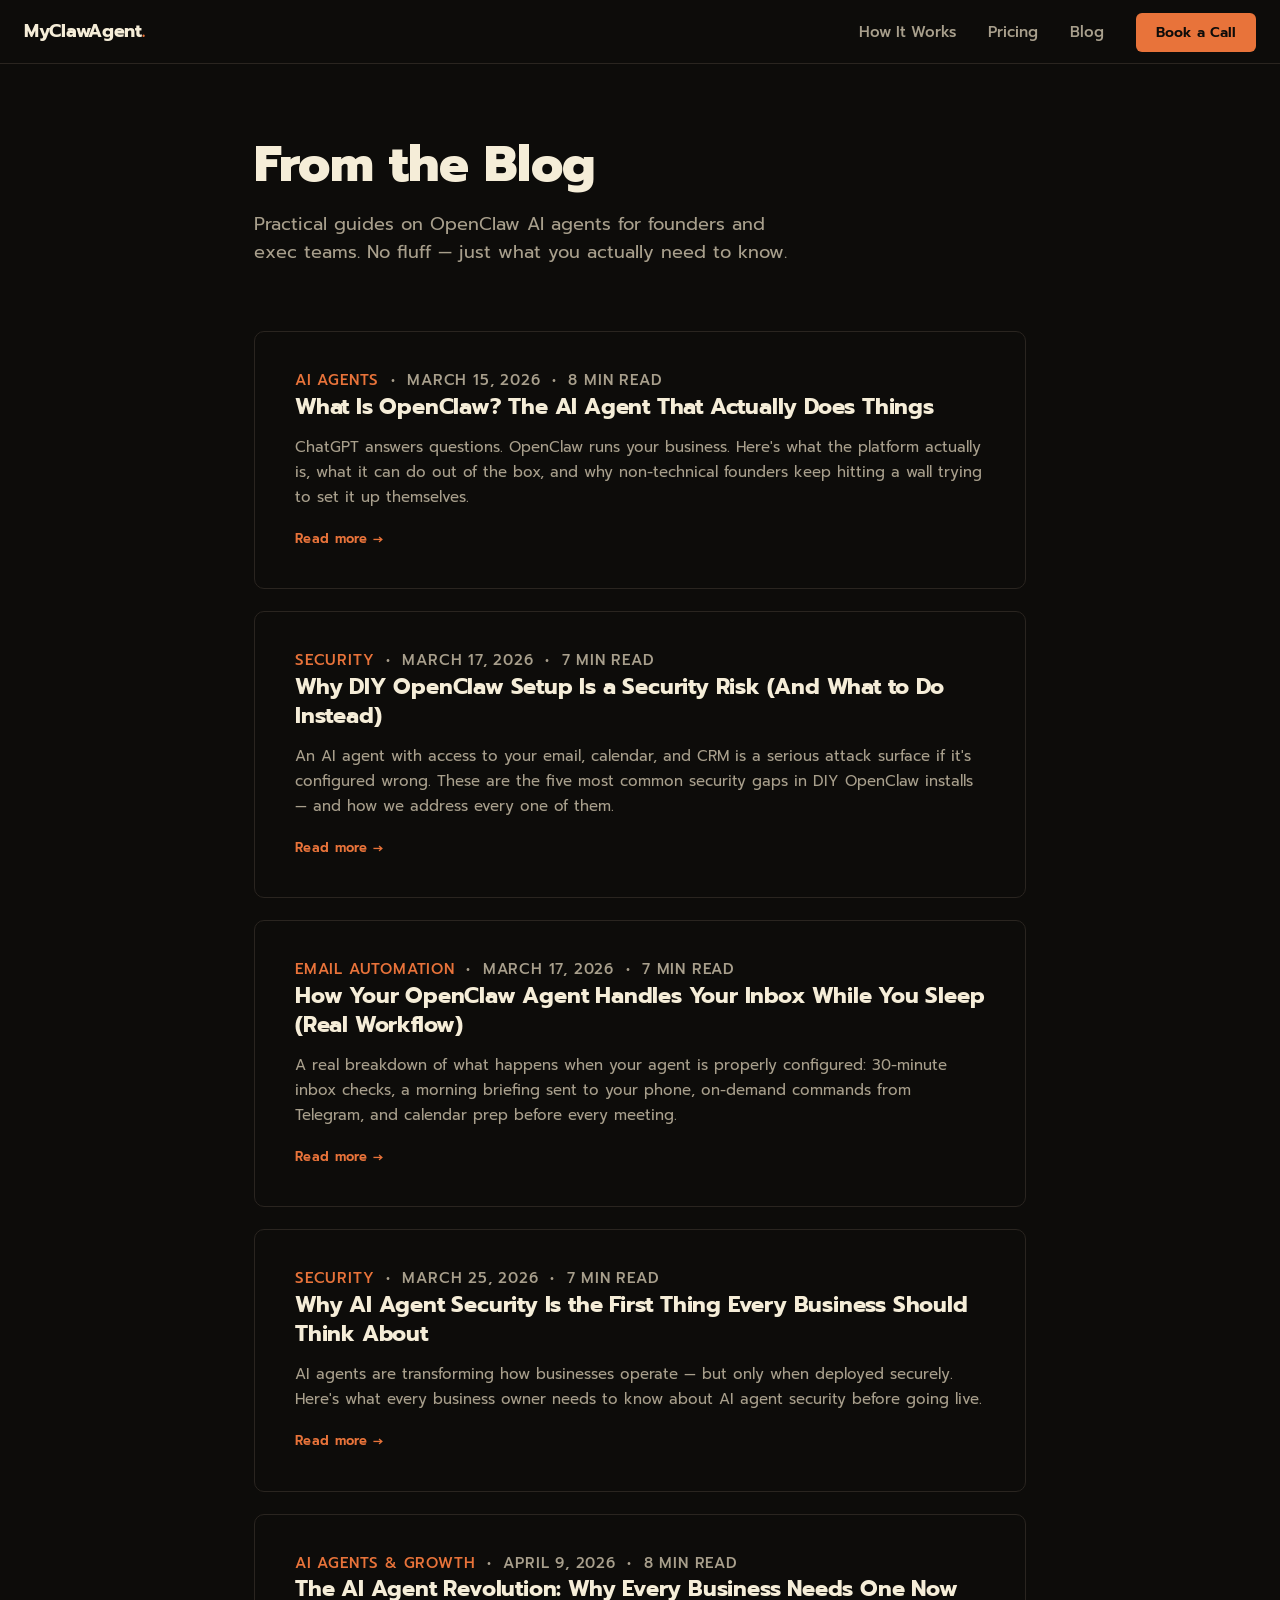
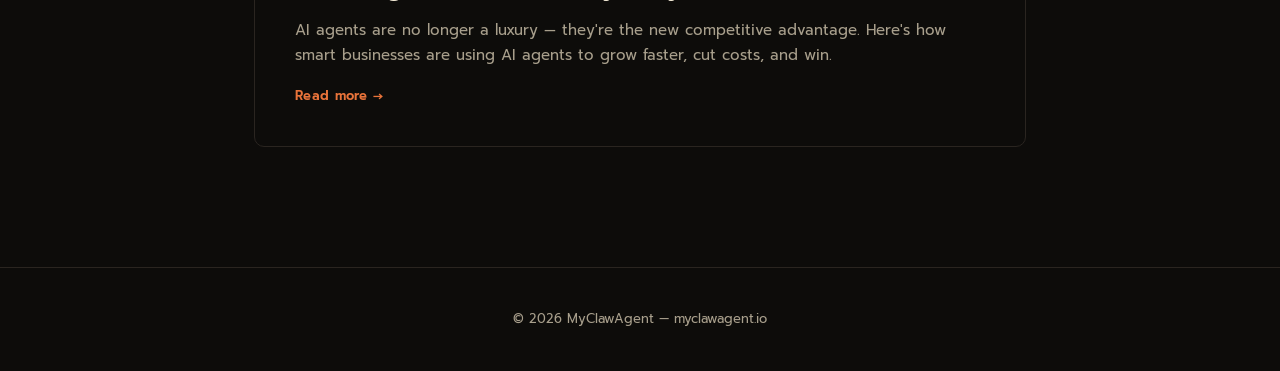
<file: blog/index.html>
<!DOCTYPE html>
<html lang="en">
<head>
  <meta charset="UTF-8" />
  <meta name="viewport" content="width=device-width, initial-scale=1.0" />

  <title>Blog | MyClawAgent — OpenClaw Insights for Founders</title>
  <meta name="description" content="Practical guides and real-world breakdowns on OpenClaw AI agents for founders, CEOs, and exec teams. Setup, security, automation, and more." />
  <link rel="canonical" href="https://myclawagent.io/blog/" />
  <meta name="robots" content="index, follow" />
  <meta name="author" content="MyClawAgent" />
  <meta name="theme-color" content="#0D0C0A" />

  <!-- Open Graph -->
  <meta property="og:type" content="website" />
  <meta property="og:url" content="https://myclawagent.io/blog/" />
  <meta property="og:title" content="Blog | MyClawAgent — OpenClaw Insights for Founders" />
  <meta property="og:description" content="Practical guides and real-world breakdowns on OpenClaw AI agents for founders, CEOs, and exec teams." />
  <meta property="og:image" content="https://myclawagent.io/og-image.jpg" />
  <meta property="og:site_name" content="MyClawAgent" />

  <!-- Favicon -->
  <link rel="icon" type="image/x-icon" href="/favicon.ico" />

  <!-- Fonts -->
  <link rel="preconnect" href="https://fonts.googleapis.com" />
  <link rel="preconnect" href="https://fonts.gstatic.com" crossorigin />
  <link href="https://fonts.googleapis.com/css2?family=Prompt:wght@400;500;600;700;800&display=swap" rel="stylesheet" />

  <style>
    *, *::before, *::after { box-sizing: border-box; margin: 0; padding: 0; }

    :root {
      --bg: #0D0C0A;
      --bg2: #141210;
      --accent: #E8733A;
      --accent-hover: #f08045;
      --cream: #F5EDD8;
      --muted: #a89f8c;
      --border: #2a2520;
    }

    html { scroll-behavior: smooth; }

    body {
      background: var(--bg);
      color: var(--cream);
      font-family: 'Prompt', sans-serif;
      font-size: 17px;
      line-height: 1.75;
      -webkit-font-smoothing: antialiased;
    }

    /* NAV */
    nav {
      background: var(--bg);
      border-bottom: 1px solid var(--border);
      padding: 0 24px;
      height: 64px;
      display: flex;
      align-items: center;
      justify-content: space-between;
      position: sticky;
      top: 0;
      z-index: 100;
    }

    .nav-logo {
      font-weight: 700;
      font-size: 18px;
      color: var(--cream);
      text-decoration: none;
      letter-spacing: -0.3px;
    }

    .nav-logo span { color: var(--accent); }

    .nav-links {
      display: flex;
      gap: 32px;
      list-style: none;
    }

    .nav-links a {
      color: var(--muted);
      text-decoration: none;
      font-size: 15px;
      font-weight: 500;
      transition: color 0.2s;
    }

    .nav-links a:hover { color: var(--cream); }

    .nav-cta {
      background: var(--accent);
      color: #0D0C0A !important;
      padding: 9px 20px;
      border-radius: 6px;
      font-weight: 600 !important;
      font-size: 14px !important;
      transition: background 0.2s !important;
    }

    .nav-cta:hover { background: var(--accent-hover) !important; color: #0D0C0A !important; }

    /* PAGE LAYOUT */
    .page-wrapper {
      max-width: 820px;
      margin: 0 auto;
      padding: 72px 24px 100px;
    }

    .page-header {
      margin-bottom: 64px;
    }

    .page-header h1 {
      font-size: clamp(30px, 5vw, 50px);
      font-weight: 800;
      line-height: 1.15;
      letter-spacing: -0.5px;
      color: var(--cream);
      margin-bottom: 16px;
    }

    .page-header p {
      font-size: 18px;
      color: var(--muted);
      max-width: 560px;
      line-height: 1.6;
    }

    /* POST CARDS */
    .post-list {
      display: flex;
      flex-direction: column;
      gap: 2px;
    }

    .post-card {
      display: block;
      background: var(--bg);
      border: 1px solid var(--border);
      border-radius: 10px;
      padding: 36px 40px;
      text-decoration: none;
      transition: border-color 0.2s, background 0.2s;
      margin-bottom: 20px;
    }

    .post-card:hover {
      border-color: var(--accent);
      background: var(--bg2);
    }

    .post-card-meta {
      font-size: 12px;
      color: var(--muted);
      text-transform: uppercase;
      letter-spacing: 0.8px;
      font-weight: 500;
      margin-bottom: 14px;
    }

    .post-card-meta span {
      color: var(--accent);
    }

    .post-card h2 {
      font-size: 22px;
      font-weight: 700;
      color: var(--cream);
      line-height: 1.3;
      letter-spacing: -0.2px;
      margin-bottom: 14px;
      transition: color 0.2s;
    }

    .post-card:hover h2 {
      color: var(--accent);
    }

    .post-card p {
      font-size: 15px;
      color: var(--muted);
      line-height: 1.65;
      margin-bottom: 0;
    }

    .post-card-arrow {
      display: inline-block;
      margin-top: 18px;
      font-size: 13px;
      font-weight: 600;
      color: var(--accent);
      letter-spacing: 0.3px;
    }

    /* FOOTER */
    footer {
      border-top: 1px solid var(--border);
      padding: 40px 24px;
      text-align: center;
      font-size: 13px;
      color: var(--muted);
    }

    footer a {
      color: var(--muted);
      text-decoration: none;
    }

    footer a:hover { color: var(--cream); }

    @media (max-width: 600px) {
      nav { padding: 0 16px; }
      .nav-links { display: none; }
      .page-wrapper { padding: 48px 18px 80px; }
      .post-card { padding: 28px 24px; }
    }
  </style>
</head>
<body>

  <!-- NAV -->
  <nav>
    <a href="https://myclawagent.io" class="nav-logo">MyClawAgent<span>.</span></a>
    <ul class="nav-links">
      <li><a href="https://myclawagent.io/#how-it-works">How It Works</a></li>
      <li><a href="https://myclawagent.io/#pricing">Pricing</a></li>
      <li><a href="https://myclawagent.io/blog/">Blog</a></li>
      <li><a href="https://myclawagent.io/#book" class="nav-cta">Book a Call</a></li>
    </ul>
  </nav>

  <!-- PAGE CONTENT -->
  <div class="page-wrapper">

    <div class="page-header">
      <h1>From the Blog</h1>
      <p>Practical guides on OpenClaw AI agents for founders and exec teams. No fluff — just what you actually need to know.</p>
    </div>

    <div class="post-list">

      <a href="https://myclawagent.io/blog/what-is-openclaw.html" class="post-card">
        <p class="post-card-meta"><span>AI Agents</span> &nbsp;&bull;&nbsp; March 15, 2026 &nbsp;&bull;&nbsp; 8 min read</p>
        <h2>What Is OpenClaw? The AI Agent That Actually Does Things</h2>
        <p>ChatGPT answers questions. OpenClaw runs your business. Here's what the platform actually is, what it can do out of the box, and why non-technical founders keep hitting a wall trying to set it up themselves.</p>
        <span class="post-card-arrow">Read more &rarr;</span>
      </a>

      <a href="https://myclawagent.io/blog/openclaw-security-risks.html" class="post-card">
        <p class="post-card-meta"><span>Security</span> &nbsp;&bull;&nbsp; March 17, 2026 &nbsp;&bull;&nbsp; 7 min read</p>
        <h2>Why DIY OpenClaw Setup Is a Security Risk (And What to Do Instead)</h2>
        <p>An AI agent with access to your email, calendar, and CRM is a serious attack surface if it's configured wrong. These are the five most common security gaps in DIY OpenClaw installs — and how we address every one of them.</p>
        <span class="post-card-arrow">Read more &rarr;</span>
      </a>

      <a href="https://myclawagent.io/blog/openclaw-email-automation.html" class="post-card">
        <p class="post-card-meta"><span>Email Automation</span> &nbsp;&bull;&nbsp; March 17, 2026 &nbsp;&bull;&nbsp; 7 min read</p>
        <h2>How Your OpenClaw Agent Handles Your Inbox While You Sleep (Real Workflow)</h2>
        <p>A real breakdown of what happens when your agent is properly configured: 30-minute inbox checks, a morning briefing sent to your phone, on-demand commands from Telegram, and calendar prep before every meeting.</p>
        <span class="post-card-arrow">Read more &rarr;</span>
      </a>

      <a href="https://myclawagent.io/blog/ai-security-importance.html" class="post-card">
        <p class="post-card-meta"><span>Security</span> &nbsp;&bull;&nbsp; March 25, 2026 &nbsp;&bull;&nbsp; 7 min read</p>
        <h2>Why AI Agent Security Is the First Thing Every Business Should Think About</h2>
        <p>AI agents are transforming how businesses operate — but only when deployed securely. Here's what every business owner needs to know about AI agent security before going live.</p>
        <span class="post-card-arrow">Read more &rarr;</span>
      </a>

      <a href="https://myclawagent.io/blog/ai-agents-business-growth.html" class="post-card">
        <p class="post-card-meta"><span>AI Agents &amp; Growth</span> &nbsp;&bull;&nbsp; April 9, 2026 &nbsp;&bull;&nbsp; 8 min read</p>
        <h2>The AI Agent Revolution: Why Every Business Needs One Now</h2>
        <p>AI agents are no longer a luxury — they're the new competitive advantage. Here's how smart businesses are using AI agents to grow faster, cut costs, and win.</p>
        <span class="post-card-arrow">Read more &rarr;</span>
      </a>

    </div>

  </div>

  <!-- FOOTER -->
  <footer>
    <p>&copy; 2026 MyClawAgent &mdash; <a href="https://myclawagent.io">myclawagent.io</a></p>
  </footer>

</body>
</html>
</file>
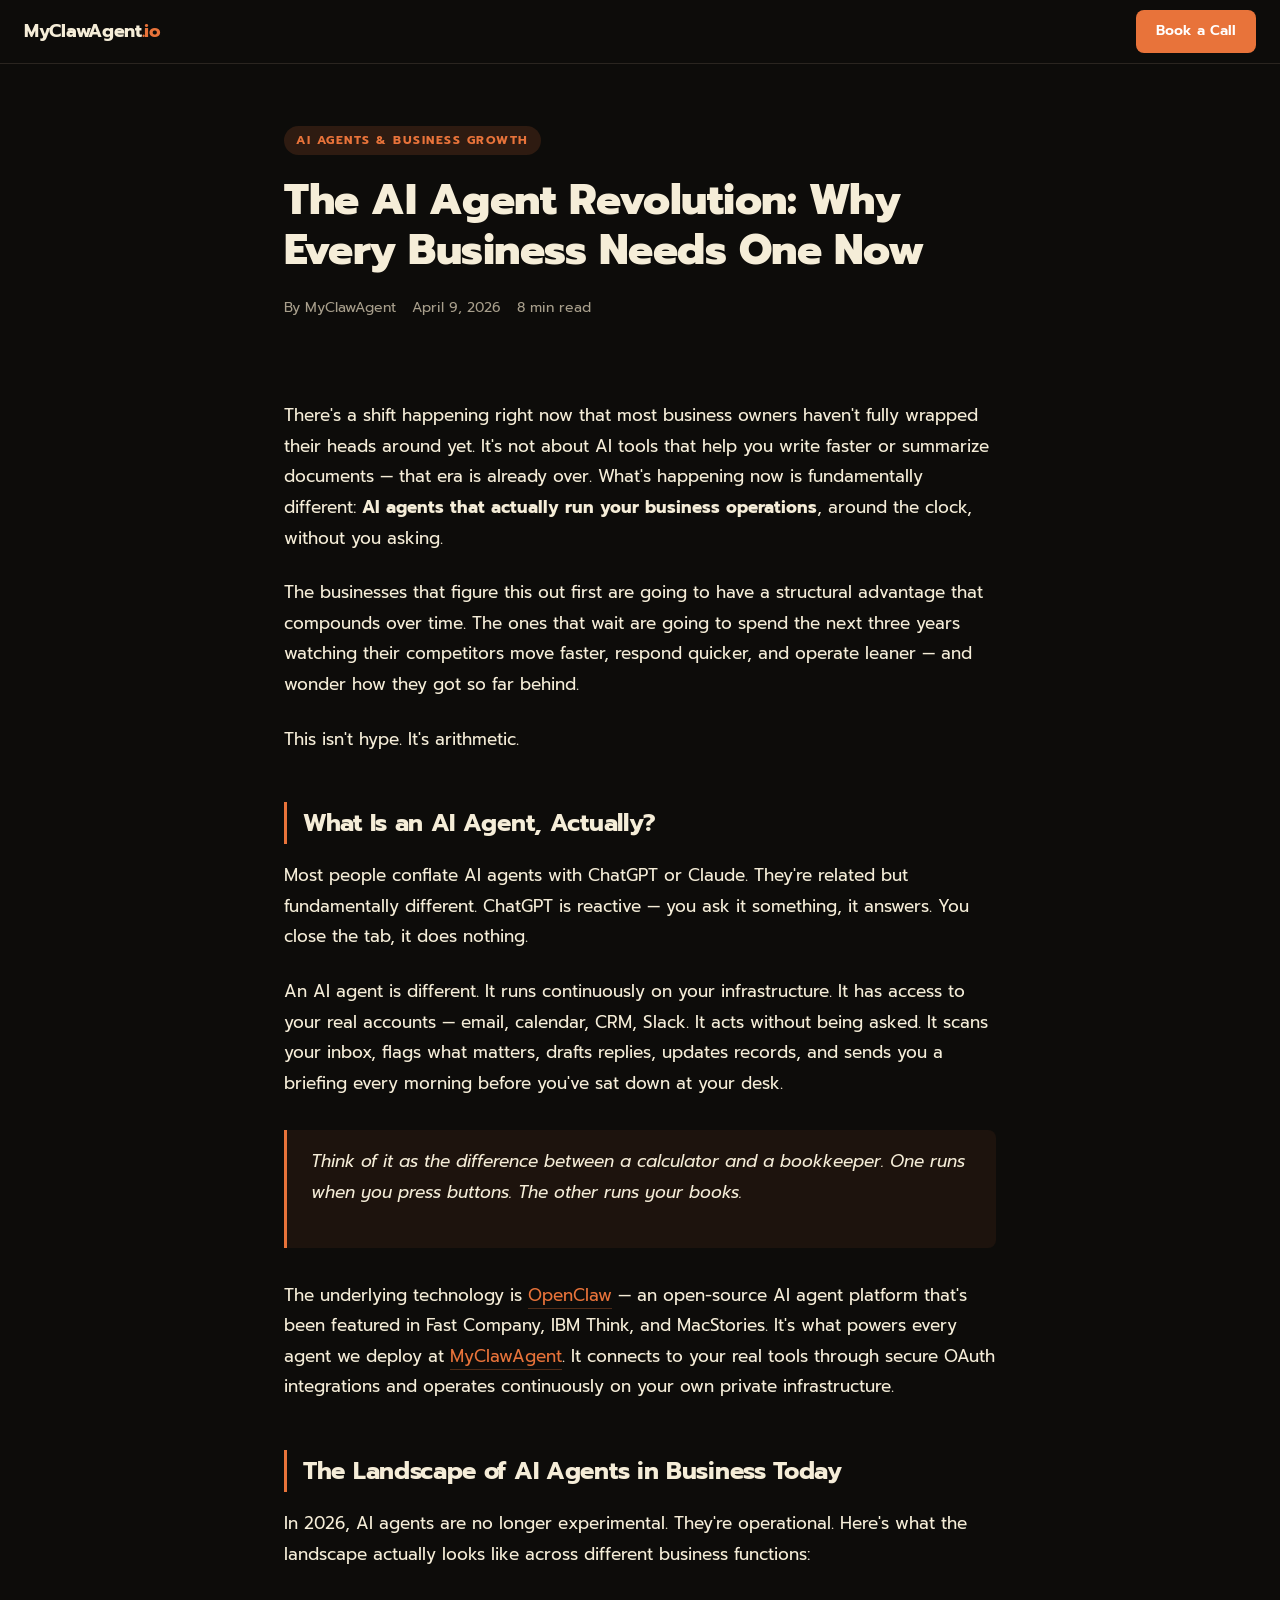
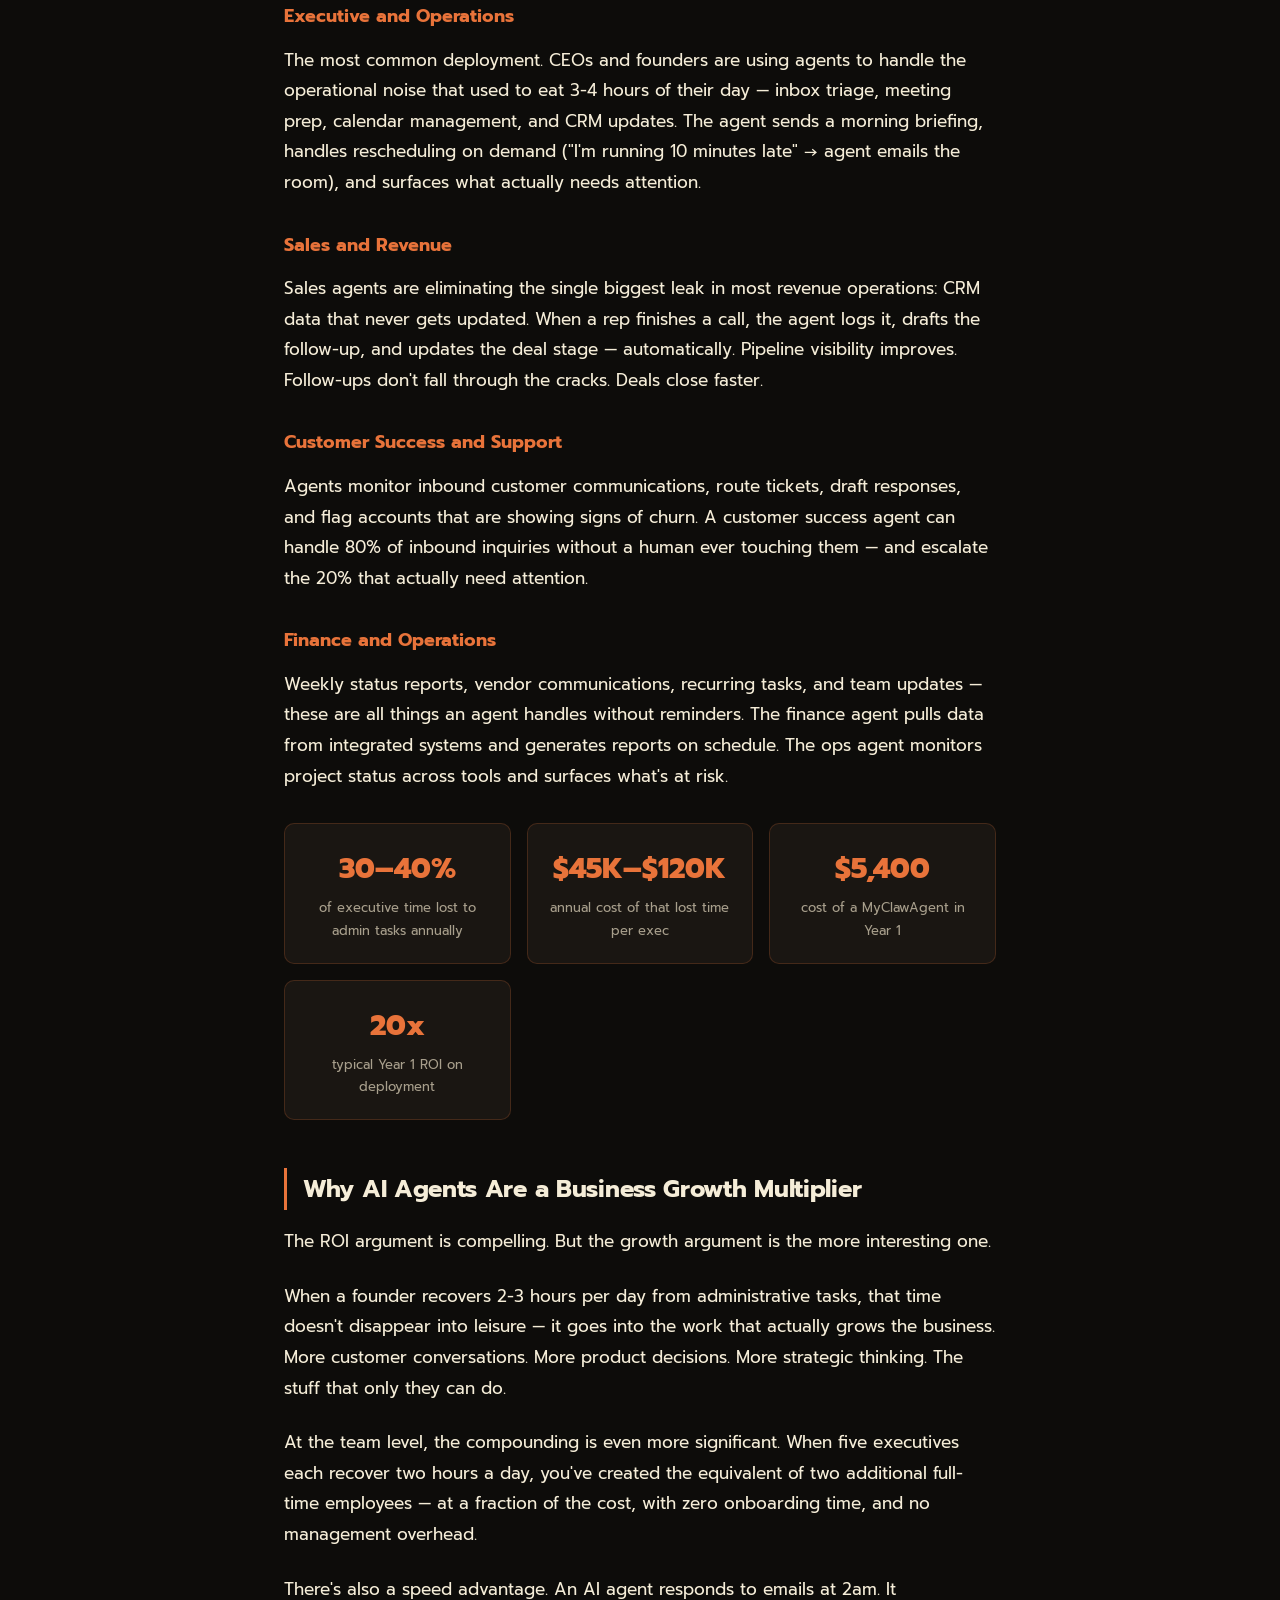
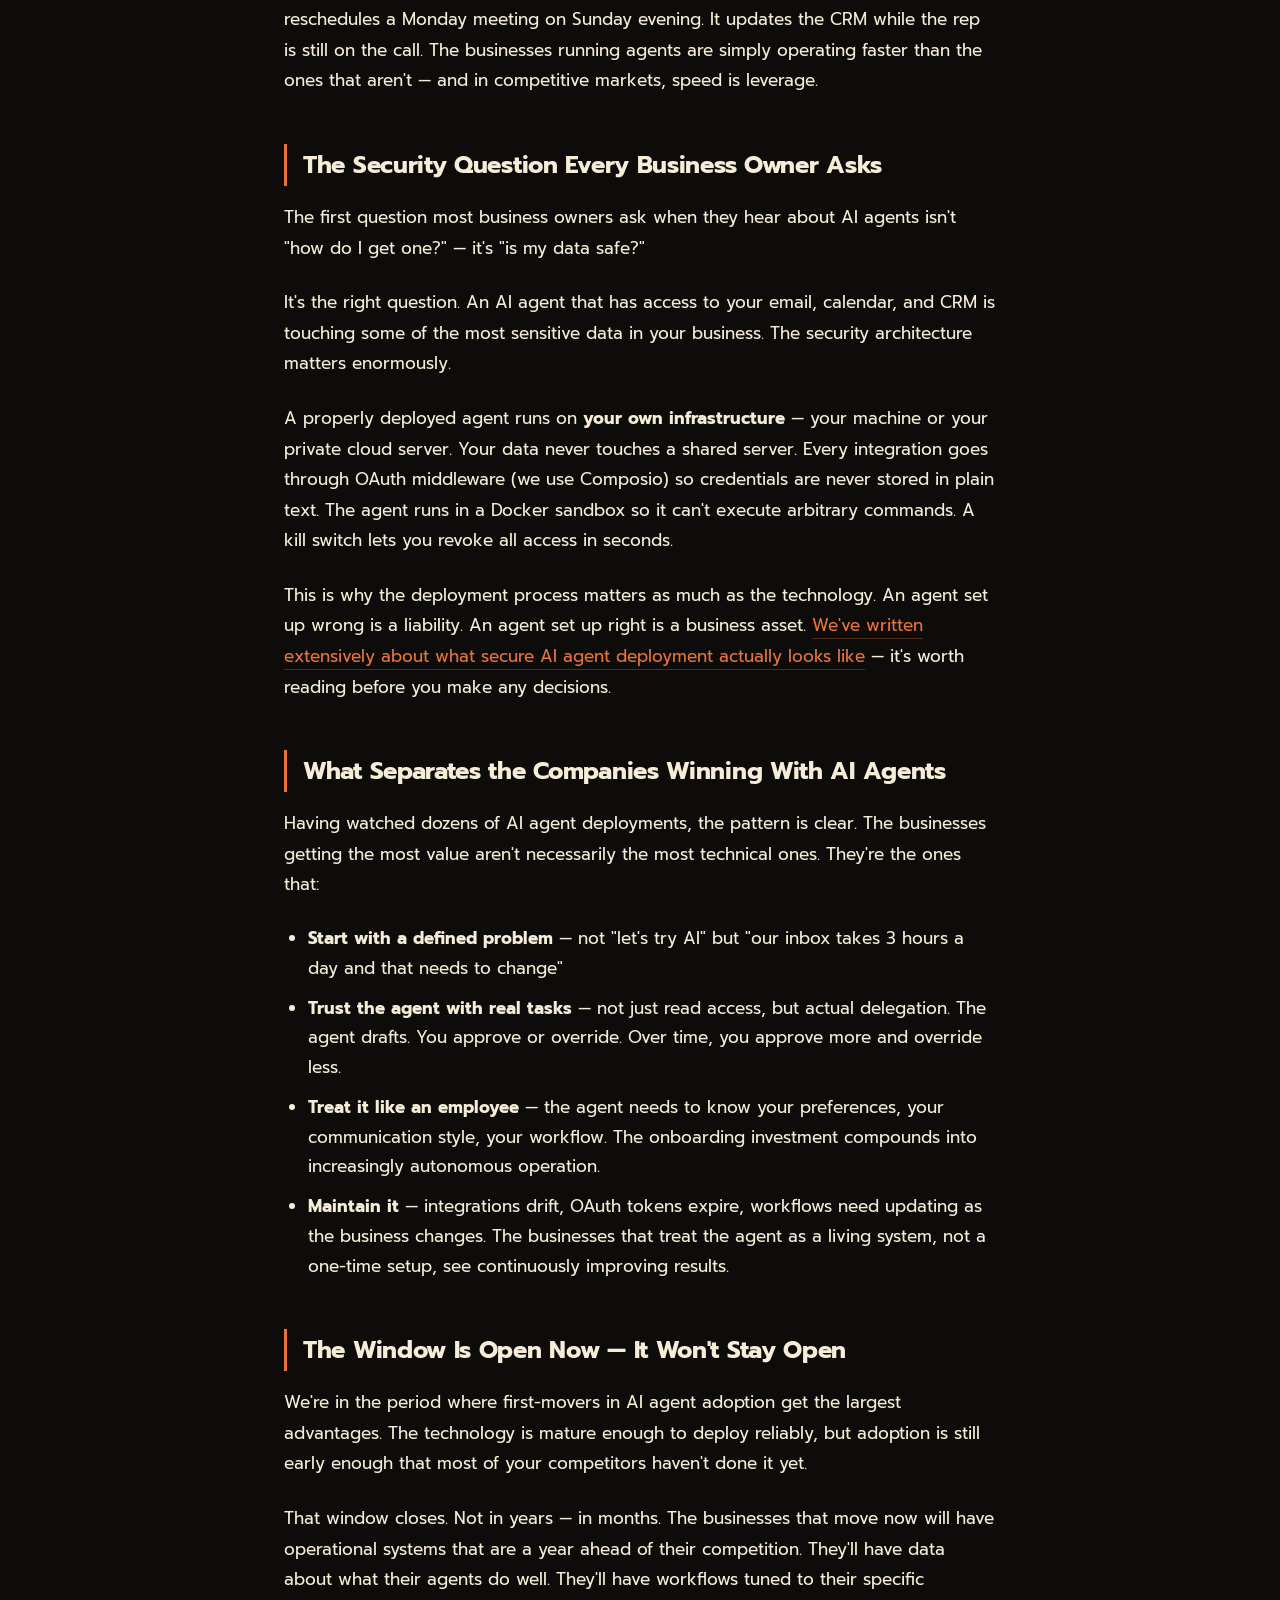
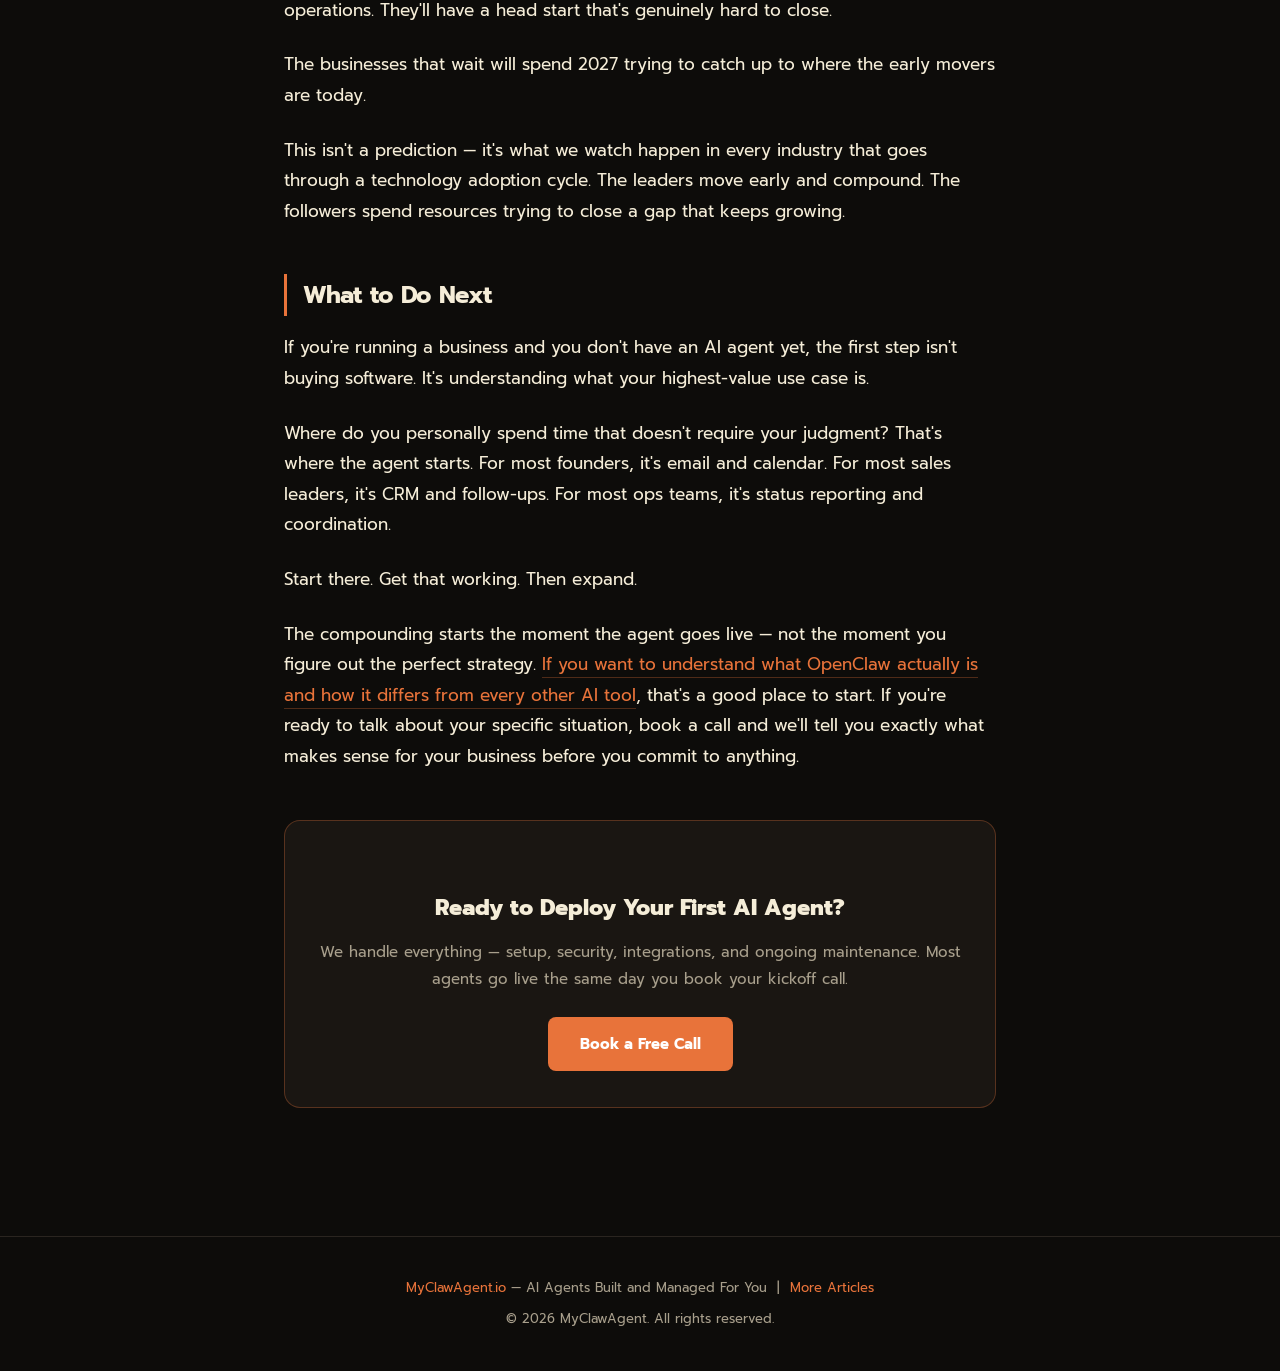
<file: blog/ai-agents-business-growth.html>
<!DOCTYPE html>
<html lang="en">
<head>
  <meta charset="UTF-8" />
  <meta name="viewport" content="width=device-width, initial-scale=1.0" />

  <title>The AI Agent Revolution: Why Every Business Needs One Now | MyClawAgent</title>
  <meta name="description" content="AI agents are no longer a luxury — they're the new competitive advantage. Here's how smart businesses are using AI agents to grow faster, cut costs, and win." />
  <link rel="canonical" href="https://myclawagent.io/blog/ai-agents-business-growth.html" />
  <meta name="robots" content="index, follow" />
  <meta name="keywords" content="AI agents for business, AI agent business growth, OpenClaw AI agent, personal AI assistant business, AI automation for founders, AI agent ROI" />
  <meta name="author" content="MyClawAgent" />
  <meta name="theme-color" content="#0D0C0A" />

  <meta property="og:type" content="article" />
  <meta property="og:url" content="https://myclawagent.io/blog/ai-agents-business-growth.html" />
  <meta property="og:title" content="The AI Agent Revolution: Why Every Business Needs One Now" />
  <meta property="og:description" content="AI agents are no longer a luxury — they're the new competitive advantage. Here's how smart businesses are using AI agents to grow faster, cut costs, and win." />
  <meta property="og:image" content="https://myclawagent.io/og-image.jpg" />
  <meta property="og:site_name" content="MyClawAgent" />
  <meta property="og:locale" content="en_US" />
  <meta property="article:published_time" content="2026-04-09" />
  <meta property="article:author" content="MyClawAgent" />

  <meta name="twitter:card" content="summary_large_image" />
  <meta name="twitter:site" content="@myclawagent" />
  <meta name="twitter:title" content="The AI Agent Revolution: Why Every Business Needs One Now" />
  <meta name="twitter:description" content="AI agents are no longer a luxury — they're the new competitive advantage. Here's how smart businesses are using AI agents to grow faster, cut costs, and win." />
  <meta name="twitter:image" content="https://myclawagent.io/og-image.jpg" />

  <link rel="icon" type="image/x-icon" href="/favicon.ico" />
  <link rel="preconnect" href="https://fonts.googleapis.com" />
  <link rel="preconnect" href="https://fonts.gstatic.com" crossorigin />
  <link href="https://fonts.googleapis.com/css2?family=Prompt:wght@400;500;600;700;800&display=swap" rel="stylesheet" />

  <script type="application/ld+json">
  {
    "@context": "https://schema.org",
    "@type": "BlogPosting",
    "headline": "The AI Agent Revolution: Why Every Business Needs One Now",
    "description": "AI agents are no longer a luxury — they're the new competitive advantage. Here's how smart businesses are using AI agents to grow faster, cut costs, and win.",
    "image": "https://myclawagent.io/og-image.jpg",
    "url": "https://myclawagent.io/blog/ai-agents-business-growth.html",
    "datePublished": "2026-04-09",
    "dateModified": "2026-04-09",
    "author": { "@type": "Organization", "name": "MyClawAgent", "url": "https://myclawagent.io" },
    "publisher": { "@type": "Organization", "name": "MyClawAgent", "url": "https://myclawagent.io", "logo": { "@type": "ImageObject", "url": "https://myclawagent.io/og-image.jpg" } },
    "mainEntityOfPage": { "@type": "WebPage", "@id": "https://myclawagent.io/blog/ai-agents-business-growth.html" },
    "keywords": ["AI agents for business", "AI agent business growth", "OpenClaw", "AI automation", "personal AI assistant", "AI agent ROI"]
  }
  </script>

  <style>
    *, *::before, *::after { box-sizing: border-box; margin: 0; padding: 0; }
    :root { --bg: #0D0C0A; --bg2: #141210; --accent: #E8733A; --cream: #F5EDD8; --muted: #a89f8c; --border: #2a2520; }
    html { scroll-behavior: smooth; }
    body { background: var(--bg); color: var(--cream); font-family: 'Prompt', sans-serif; font-size: 17px; line-height: 1.75; -webkit-font-smoothing: antialiased; }
    nav { background: var(--bg); border-bottom: 1px solid var(--border); padding: 0 24px; height: 64px; display: flex; align-items: center; justify-content: space-between; position: sticky; top: 0; z-index: 100; }
    .nav-logo { font-weight: 700; font-size: 18px; color: var(--cream); text-decoration: none; letter-spacing: -0.3px; }
    .nav-logo span { color: var(--accent); }
    .nav-cta { background: var(--accent); color: #fff; text-decoration: none; padding: 9px 20px; border-radius: 8px; font-size: 14px; font-weight: 600; transition: background 0.18s; }
    .nav-cta:hover { background: #c4561f; }
    .hero-section { max-width: 760px; margin: 0 auto; padding: 60px 24px 40px; }
    .post-tag { display: inline-block; background: rgba(232,115,58,0.15); color: var(--accent); font-size: 12px; font-weight: 700; letter-spacing: 1.5px; text-transform: uppercase; padding: 4px 12px; border-radius: 20px; margin-bottom: 20px; }
    .post-title { font-size: clamp(28px, 4vw, 42px); font-weight: 800; line-height: 1.2; letter-spacing: -0.5px; margin-bottom: 20px; color: var(--cream); }
    .post-meta { font-size: 14px; color: var(--muted); margin-bottom: 40px; display: flex; gap: 16px; flex-wrap: wrap; }
    .post-body { max-width: 760px; margin: 0 auto; padding: 0 24px 80px; }
    .post-body p { margin-bottom: 24px; color: var(--cream); font-size: 17px; line-height: 1.8; }
    .post-body h2 { font-size: 24px; font-weight: 700; color: var(--cream); margin: 48px 0 16px; letter-spacing: -0.3px; border-left: 3px solid var(--accent); padding-left: 16px; }
    .post-body h3 { font-size: 18px; font-weight: 700; color: var(--accent); margin: 32px 0 12px; }
    .post-body ul, .post-body ol { padding-left: 24px; margin-bottom: 24px; }
    .post-body li { margin-bottom: 10px; color: var(--cream); font-size: 17px; line-height: 1.75; }
    .post-body strong { color: var(--cream); font-weight: 700; }
    .post-body a { color: var(--accent); text-decoration: none; border-bottom: 1px solid rgba(232,115,58,0.3); transition: border-color 0.18s; }
    .post-body a:hover { border-color: var(--accent); }
    blockquote { border-left: 3px solid var(--accent); padding: 16px 24px; margin: 32px 0; background: rgba(232,115,58,0.07); border-radius: 0 8px 8px 0; }
    blockquote p { margin: 0; font-style: italic; color: var(--cream); font-size: 17px; }
    .stat-row { display: grid; grid-template-columns: repeat(auto-fit, minmax(200px, 1fr)); gap: 16px; margin: 32px 0; }
    .stat-box { background: #1a1612; border: 1px solid rgba(232,115,58,0.2); border-radius: 10px; padding: 20px; text-align: center; }
    .stat-box .num { font-size: 28px; font-weight: 800; color: var(--accent); }
    .stat-box .label { font-size: 13px; color: var(--muted); margin-top: 4px; }
    .cta-block { background: #1a1612; border: 1px solid rgba(232,115,58,0.3); border-radius: 16px; padding: 36px 32px; text-align: center; margin: 48px 0; }
    .cta-block h3 { font-size: 22px; font-weight: 800; margin-bottom: 12px; color: var(--cream); }
    .cta-block p { font-size: 15px; color: var(--muted); margin-bottom: 24px; }
    .cta-block a { display: inline-block; background: var(--accent); color: #fff; text-decoration: none; border: none; padding: 14px 32px; border-radius: 8px; font-size: 15px; font-weight: 700; transition: background 0.18s; }
    .cta-block a:hover { background: #c4561f; }
    footer { border-top: 1px solid var(--border); padding: 40px 24px; text-align: center; color: var(--muted); font-size: 13px; }
    footer a { color: var(--accent); text-decoration: none; }
  </style>
</head>
<body>

<nav>
  <a href="https://myclawagent.io" class="nav-logo">MyClawAgent<span>.io</span></a>
  <a href="https://myclawagent.io/#book" class="nav-cta">Book a Call</a>
</nav>

<div class="hero-section">
  <div class="post-tag">AI Agents &amp; Business Growth</div>
  <h1 class="post-title">The AI Agent Revolution: Why Every Business Needs One Now</h1>
  <div class="post-meta">
    <span>By MyClawAgent</span>
    <span>April 9, 2026</span>
    <span>8 min read</span>
  </div>
</div>

<div class="post-body">

  <p>There's a shift happening right now that most business owners haven't fully wrapped their heads around yet. It's not about AI tools that help you write faster or summarize documents — that era is already over. What's happening now is fundamentally different: <strong>AI agents that actually run your business operations</strong>, around the clock, without you asking.</p>

  <p>The businesses that figure this out first are going to have a structural advantage that compounds over time. The ones that wait are going to spend the next three years watching their competitors move faster, respond quicker, and operate leaner — and wonder how they got so far behind.</p>

  <p>This isn't hype. It's arithmetic.</p>

  <h2>What Is an AI Agent, Actually?</h2>

  <p>Most people conflate AI agents with ChatGPT or Claude. They're related but fundamentally different. ChatGPT is reactive — you ask it something, it answers. You close the tab, it does nothing.</p>

  <p>An AI agent is different. It runs continuously on your infrastructure. It has access to your real accounts — email, calendar, CRM, Slack. It acts without being asked. It scans your inbox, flags what matters, drafts replies, updates records, and sends you a briefing every morning before you've sat down at your desk.</p>

  <blockquote>
    <p>Think of it as the difference between a calculator and a bookkeeper. One runs when you press buttons. The other runs your books.</p>
  </blockquote>

  <p>The underlying technology is <a href="https://openclaw.ai" target="_blank" rel="noopener">OpenClaw</a> — an open-source AI agent platform that's been featured in Fast Company, IBM Think, and MacStories. It's what powers every agent we deploy at <a href="https://myclawagent.io">MyClawAgent</a>. It connects to your real tools through secure OAuth integrations and operates continuously on your own private infrastructure.</p>

  <h2>The Landscape of AI Agents in Business Today</h2>

  <p>In 2026, AI agents are no longer experimental. They're operational. Here's what the landscape actually looks like across different business functions:</p>

  <h3>Executive and Operations</h3>
  <p>The most common deployment. CEOs and founders are using agents to handle the operational noise that used to eat 3-4 hours of their day — inbox triage, meeting prep, calendar management, and CRM updates. The agent sends a morning briefing, handles rescheduling on demand ("I'm running 10 minutes late" → agent emails the room), and surfaces what actually needs attention.</p>

  <h3>Sales and Revenue</h3>
  <p>Sales agents are eliminating the single biggest leak in most revenue operations: CRM data that never gets updated. When a rep finishes a call, the agent logs it, drafts the follow-up, and updates the deal stage — automatically. Pipeline visibility improves. Follow-ups don't fall through the cracks. Deals close faster.</p>

  <h3>Customer Success and Support</h3>
  <p>Agents monitor inbound customer communications, route tickets, draft responses, and flag accounts that are showing signs of churn. A customer success agent can handle 80% of inbound inquiries without a human ever touching them — and escalate the 20% that actually need attention.</p>

  <h3>Finance and Operations</h3>
  <p>Weekly status reports, vendor communications, recurring tasks, and team updates — these are all things an agent handles without reminders. The finance agent pulls data from integrated systems and generates reports on schedule. The ops agent monitors project status across tools and surfaces what's at risk.</p>

  <div class="stat-row">
    <div class="stat-box"><div class="num">30–40%</div><div class="label">of executive time lost to admin tasks annually</div></div>
    <div class="stat-box"><div class="num">$45K–$120K</div><div class="label">annual cost of that lost time per exec</div></div>
    <div class="stat-box"><div class="num">$5,400</div><div class="label">cost of a MyClawAgent in Year 1</div></div>
    <div class="stat-box"><div class="num">20x</div><div class="label">typical Year 1 ROI on deployment</div></div>
  </div>

  <h2>Why AI Agents Are a Business Growth Multiplier</h2>

  <p>The ROI argument is compelling. But the growth argument is the more interesting one.</p>

  <p>When a founder recovers 2-3 hours per day from administrative tasks, that time doesn't disappear into leisure — it goes into the work that actually grows the business. More customer conversations. More product decisions. More strategic thinking. The stuff that only they can do.</p>

  <p>At the team level, the compounding is even more significant. When five executives each recover two hours a day, you've created the equivalent of two additional full-time employees — at a fraction of the cost, with zero onboarding time, and no management overhead.</p>

  <p>There's also a speed advantage. An AI agent responds to emails at 2am. It reschedules a Monday meeting on Sunday evening. It updates the CRM while the rep is still on the call. The businesses running agents are simply operating faster than the ones that aren't — and in competitive markets, speed is leverage.</p>

  <h2>The Security Question Every Business Owner Asks</h2>

  <p>The first question most business owners ask when they hear about AI agents isn't "how do I get one?" — it's "is my data safe?"</p>

  <p>It's the right question. An AI agent that has access to your email, calendar, and CRM is touching some of the most sensitive data in your business. The security architecture matters enormously.</p>

  <p>A properly deployed agent runs on <strong>your own infrastructure</strong> — your machine or your private cloud server. Your data never touches a shared server. Every integration goes through OAuth middleware (we use Composio) so credentials are never stored in plain text. The agent runs in a Docker sandbox so it can't execute arbitrary commands. A kill switch lets you revoke all access in seconds.</p>

  <p>This is why the deployment process matters as much as the technology. An agent set up wrong is a liability. An agent set up right is a business asset. <a href="https://myclawagent.io/blog/ai-security-importance.html">We've written extensively about what secure AI agent deployment actually looks like</a> — it's worth reading before you make any decisions.</p>

  <h2>What Separates the Companies Winning With AI Agents</h2>

  <p>Having watched dozens of AI agent deployments, the pattern is clear. The businesses getting the most value aren't necessarily the most technical ones. They're the ones that:</p>

  <ul>
    <li><strong>Start with a defined problem</strong> — not "let's try AI" but "our inbox takes 3 hours a day and that needs to change"</li>
    <li><strong>Trust the agent with real tasks</strong> — not just read access, but actual delegation. The agent drafts. You approve or override. Over time, you approve more and override less.</li>
    <li><strong>Treat it like an employee</strong> — the agent needs to know your preferences, your communication style, your workflow. The onboarding investment compounds into increasingly autonomous operation.</li>
    <li><strong>Maintain it</strong> — integrations drift, OAuth tokens expire, workflows need updating as the business changes. The businesses that treat the agent as a living system, not a one-time setup, see continuously improving results.</li>
  </ul>

  <h2>The Window Is Open Now — It Won't Stay Open</h2>

  <p>We're in the period where first-movers in AI agent adoption get the largest advantages. The technology is mature enough to deploy reliably, but adoption is still early enough that most of your competitors haven't done it yet.</p>

  <p>That window closes. Not in years — in months. The businesses that move now will have operational systems that are a year ahead of their competition. They'll have data about what their agents do well. They'll have workflows tuned to their specific operations. They'll have a head start that's genuinely hard to close.</p>

  <p>The businesses that wait will spend 2027 trying to catch up to where the early movers are today.</p>

  <p>This isn't a prediction — it's what we watch happen in every industry that goes through a technology adoption cycle. The leaders move early and compound. The followers spend resources trying to close a gap that keeps growing.</p>

  <h2>What to Do Next</h2>

  <p>If you're running a business and you don't have an AI agent yet, the first step isn't buying software. It's understanding what your highest-value use case is.</p>

  <p>Where do you personally spend time that doesn't require your judgment? That's where the agent starts. For most founders, it's email and calendar. For most sales leaders, it's CRM and follow-ups. For most ops teams, it's status reporting and coordination.</p>

  <p>Start there. Get that working. Then expand.</p>

  <p>The compounding starts the moment the agent goes live — not the moment you figure out the perfect strategy. <a href="https://myclawagent.io/blog/what-is-openclaw.html">If you want to understand what OpenClaw actually is and how it differs from every other AI tool</a>, that's a good place to start. If you're ready to talk about your specific situation, book a call and we'll tell you exactly what makes sense for your business before you commit to anything.</p>

  <div class="cta-block">
    <h3>Ready to Deploy Your First AI Agent?</h3>
    <p>We handle everything — setup, security, integrations, and ongoing maintenance. Most agents go live the same day you book your kickoff call.</p>
    <a href="https://myclawagent.io/#book">Book a Free Call</a>
  </div>

</div>

<footer>
  <p><a href="https://myclawagent.io">MyClawAgent.io</a> — AI Agents Built and Managed For You &nbsp;|&nbsp; <a href="https://myclawagent.io/blog/">More Articles</a></p>
  <p style="margin-top:8px;">© 2026 MyClawAgent. All rights reserved.</p>
</footer>

</body>
</html>
</file>
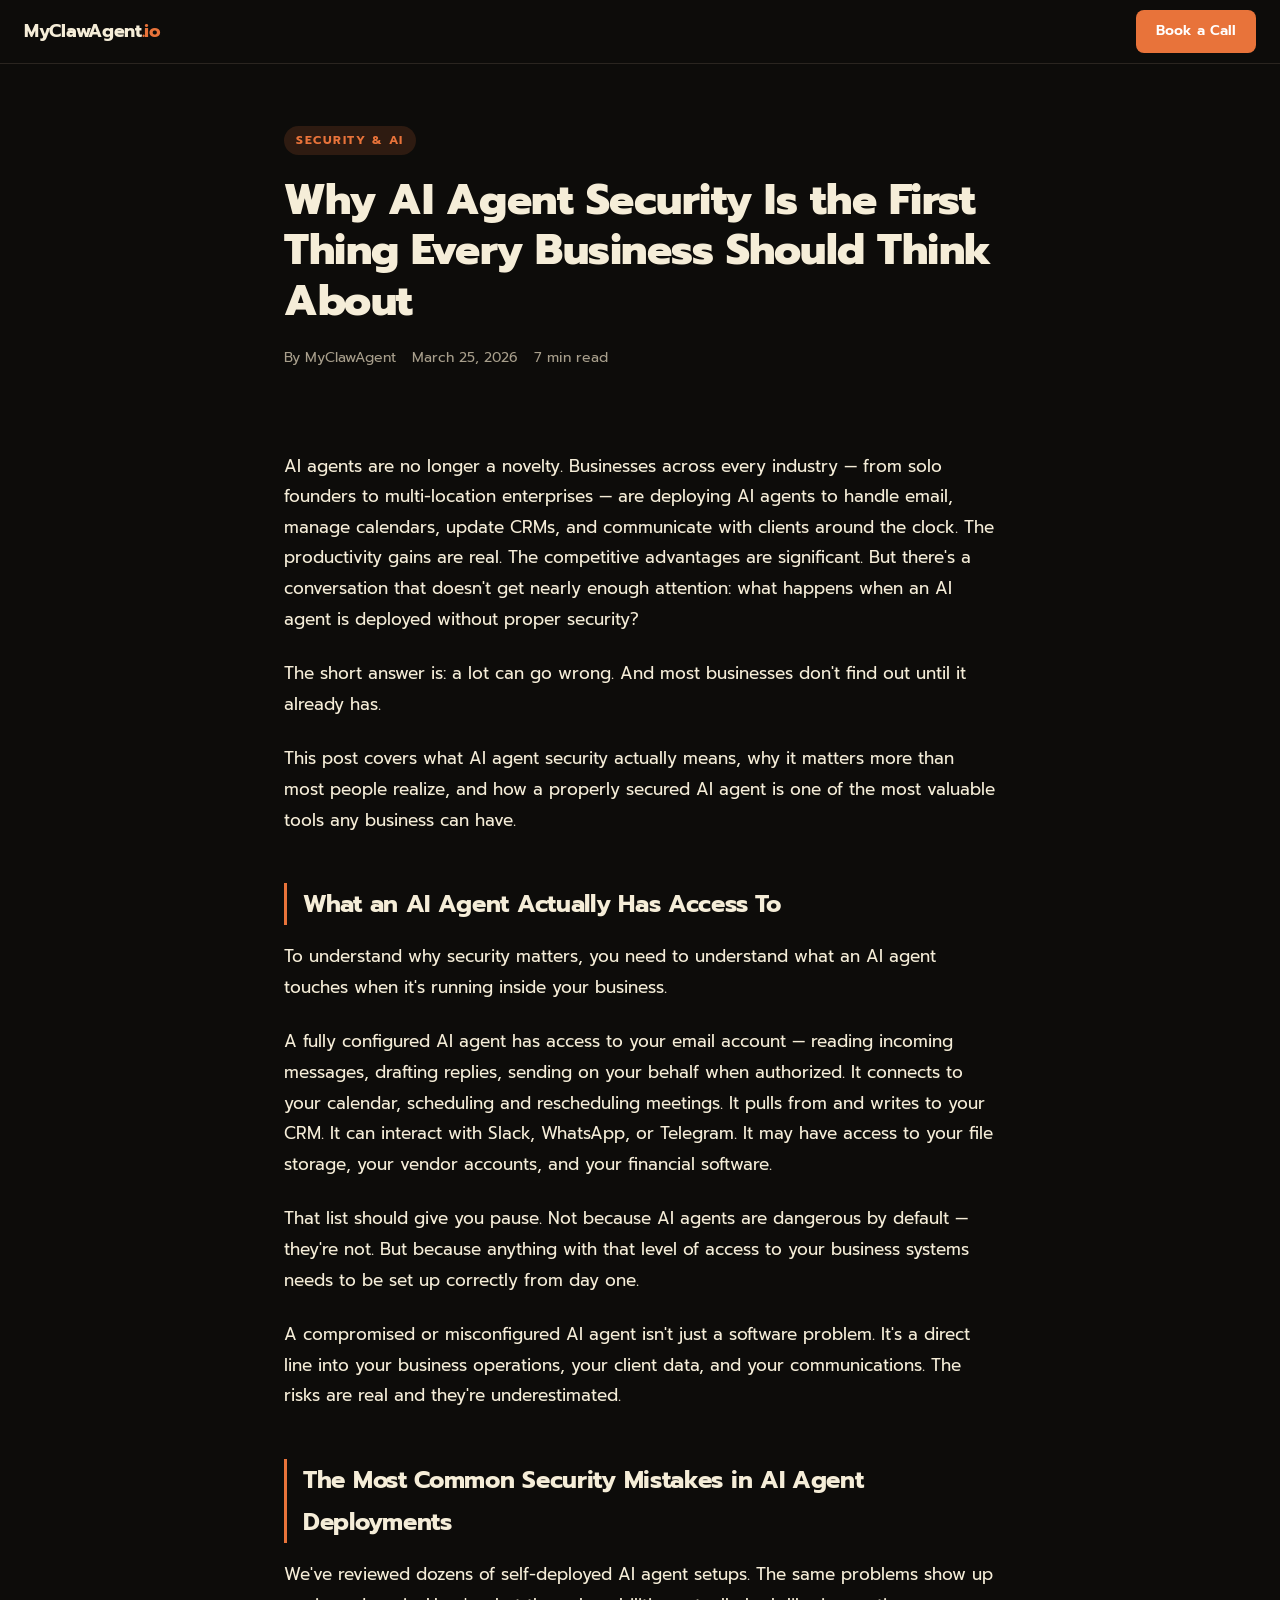
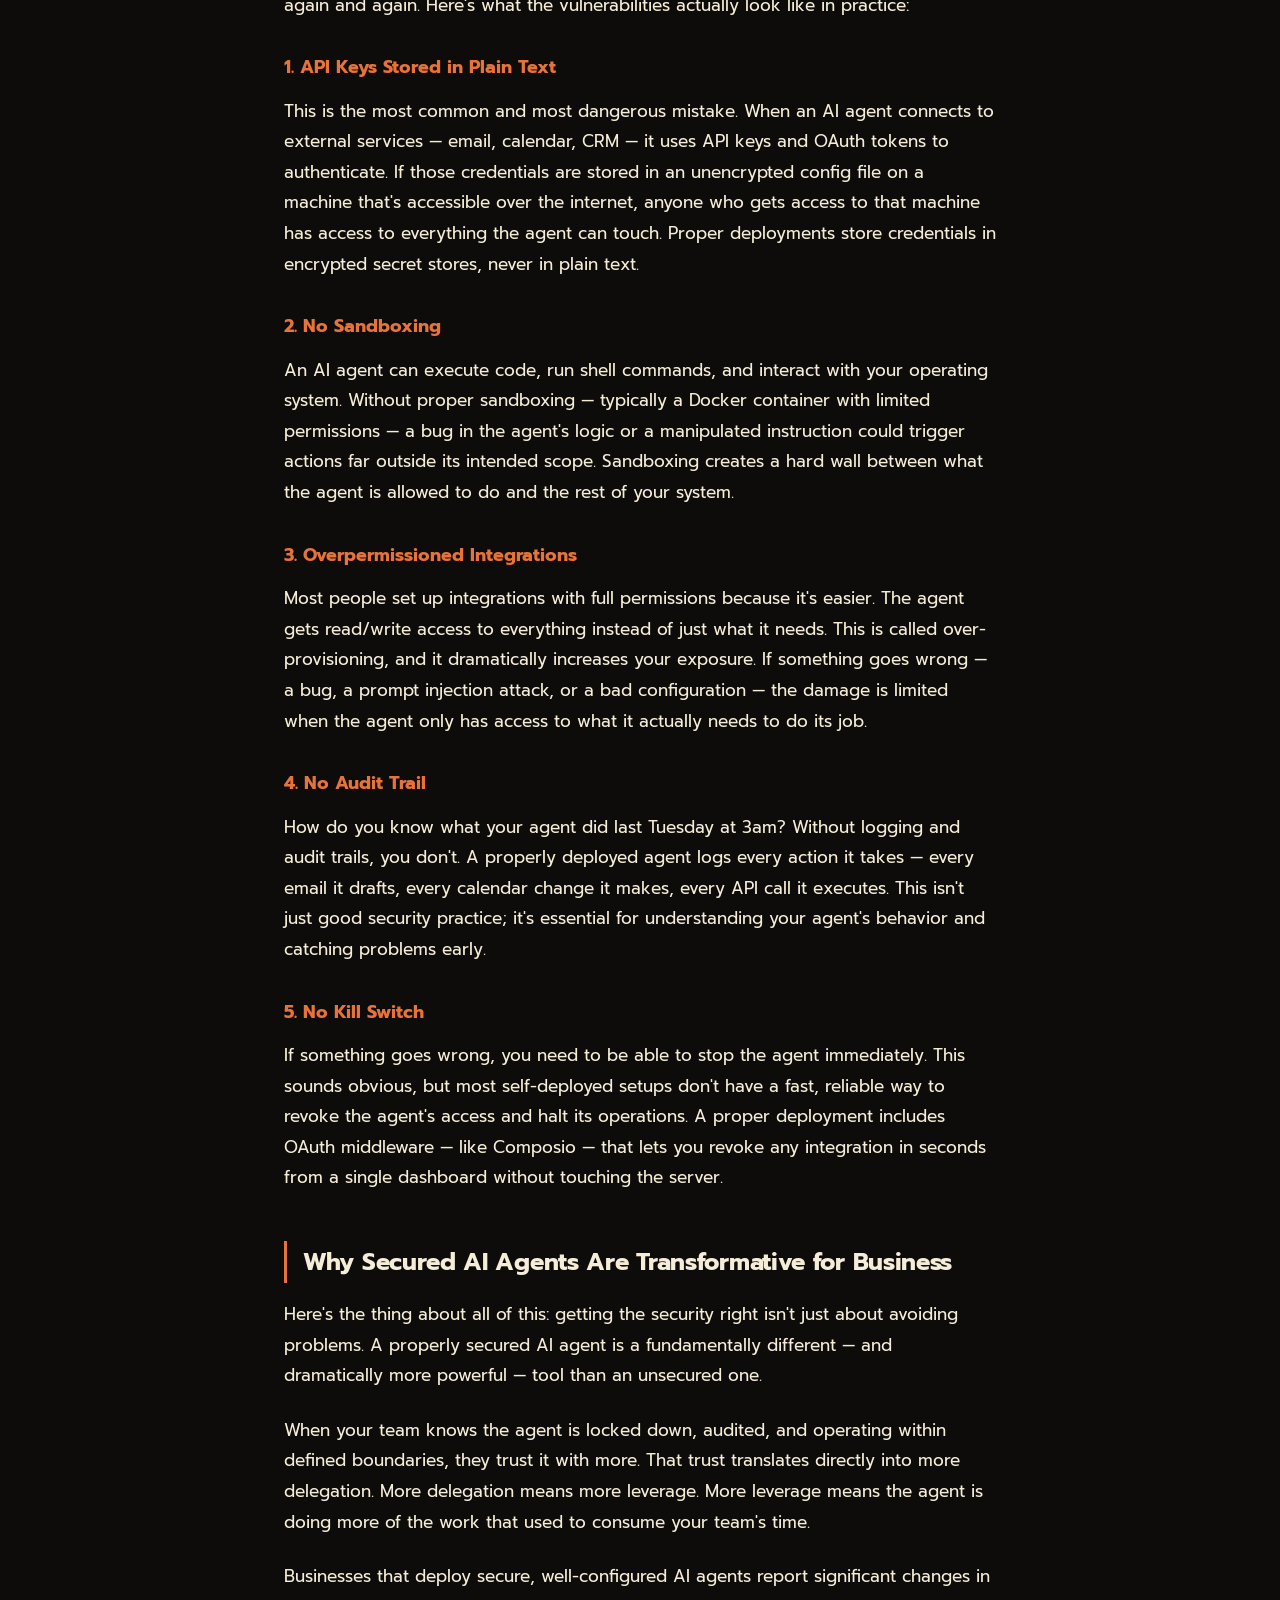
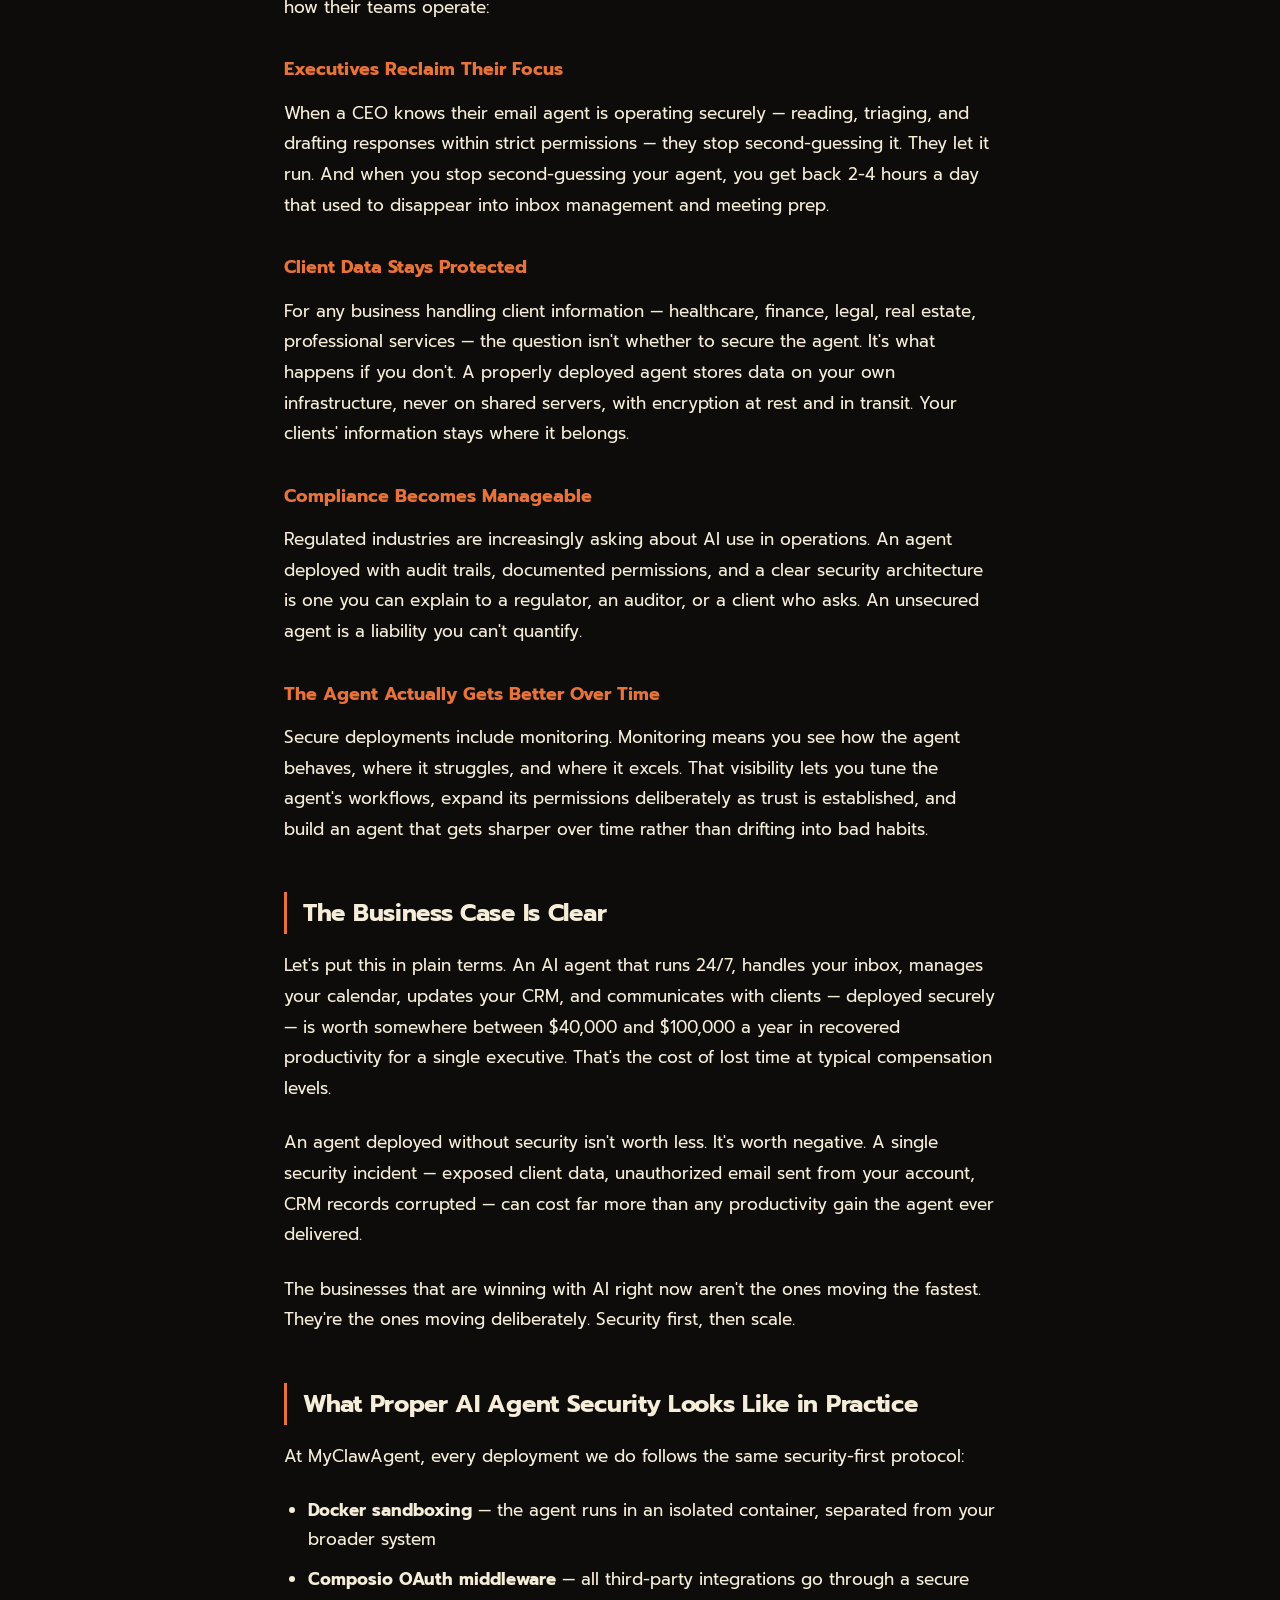
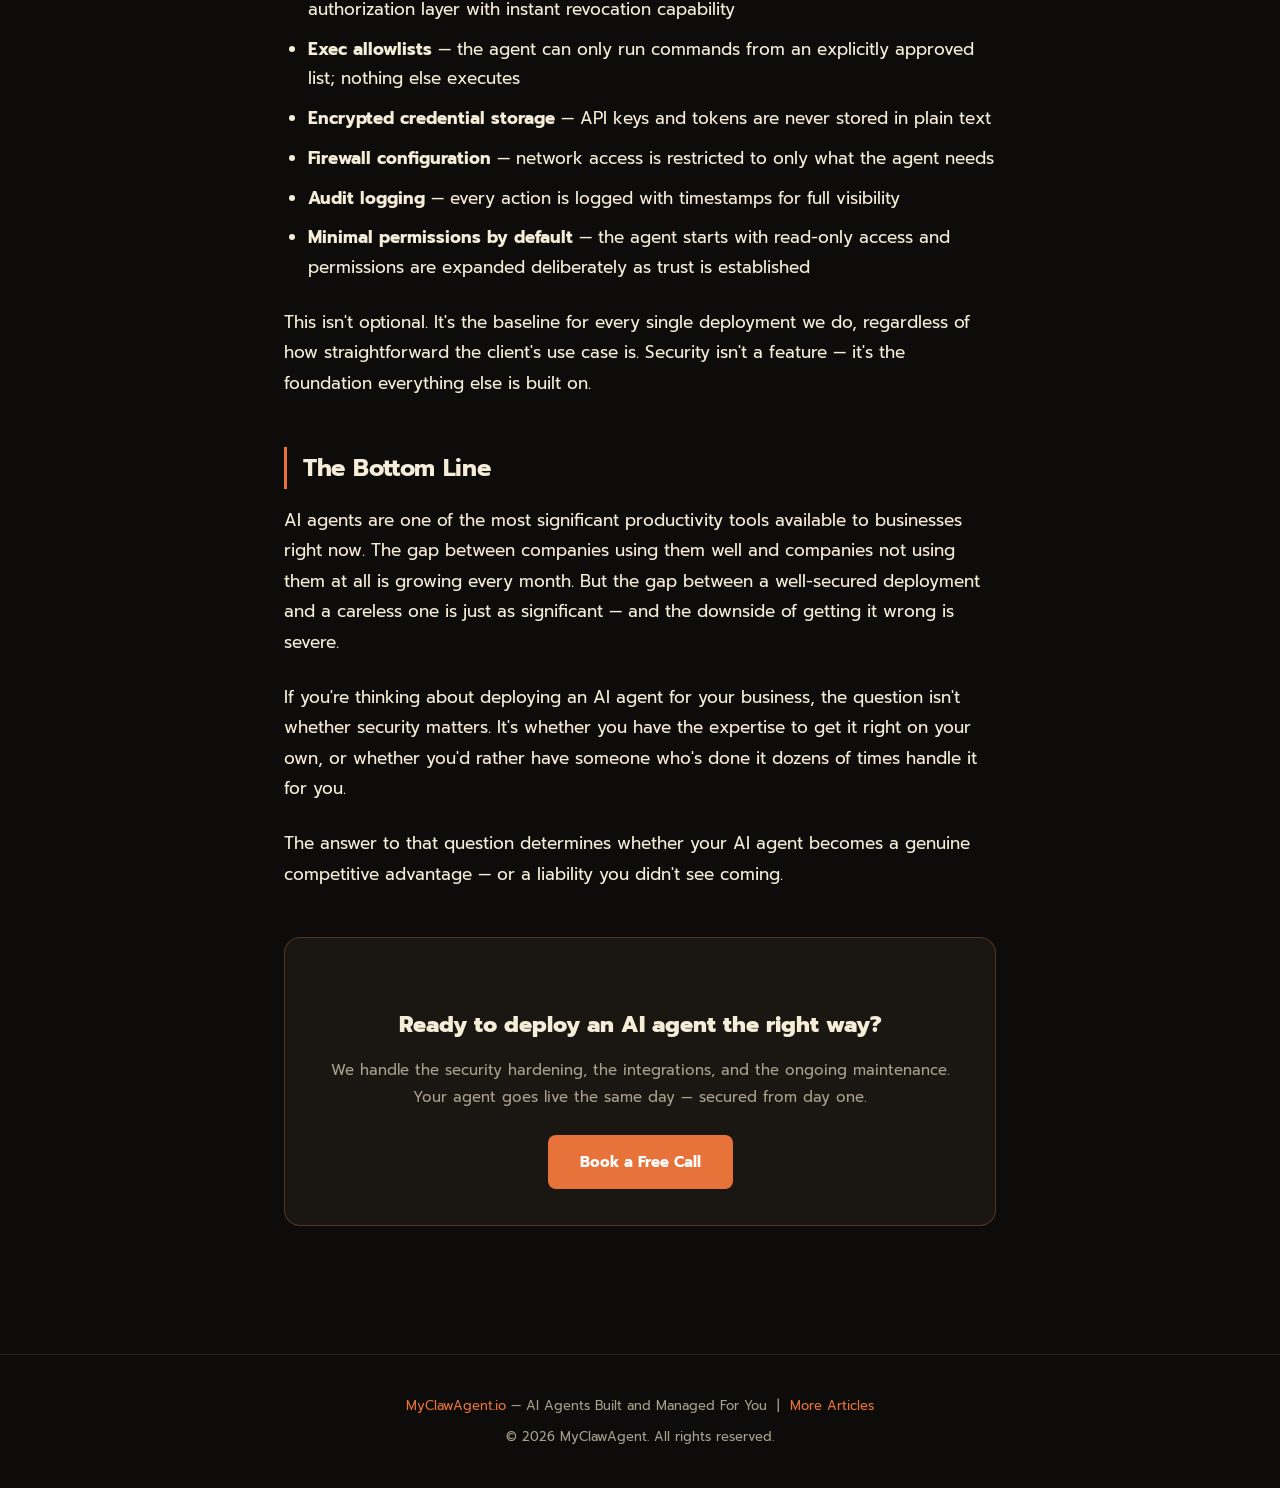
<file: blog/ai-security-importance.html>
<!DOCTYPE html>
<html lang="en">
<head>
  <meta charset="UTF-8" />
  <meta name="viewport" content="width=device-width, initial-scale=1.0" />

  <title>Why AI Agent Security Is the First Thing Every Business Should Think About | MyClawAgent</title>
  <meta name="description" content="AI agents are transforming how businesses operate — but only if they're deployed securely. Here's what every business owner needs to know before going live." />
  <link rel="canonical" href="https://myclawagent.io/blog/ai-security-importance.html" />
  <meta name="robots" content="index, follow" />
  <meta name="keywords" content="AI agent security, secure AI assistant for business, OpenClaw security, AI agent for business, enterprise AI security" />
  <meta name="author" content="MyClawAgent" />
  <meta name="theme-color" content="#0D0C0A" />

  <!-- Open Graph -->
  <meta property="og:type" content="article" />
  <meta property="og:url" content="https://myclawagent.io/blog/ai-security-importance.html" />
  <meta property="og:title" content="Why AI Agent Security Is the First Thing Every Business Should Think About" />
  <meta property="og:description" content="AI agents are transforming how businesses operate — but only if they're deployed securely. Here's what every business owner needs to know before going live." />
  <meta property="og:image" content="https://myclawagent.io/og-image.jpg" />
  <meta property="og:site_name" content="MyClawAgent" />
  <meta property="og:locale" content="en_US" />
  <meta property="article:published_time" content="2026-03-25" />
  <meta property="article:author" content="MyClawAgent" />

  <!-- Twitter Card -->
  <meta name="twitter:card" content="summary_large_image" />
  <meta name="twitter:site" content="@myclawagent" />
  <meta name="twitter:title" content="Why AI Agent Security Is the First Thing Every Business Should Think About" />
  <meta name="twitter:description" content="AI agents are transforming how businesses operate — but only if they're deployed securely. Here's what every business owner needs to know before going live." />
  <meta name="twitter:image" content="https://myclawagent.io/og-image.jpg" />

  <link rel="icon" type="image/x-icon" href="/favicon.ico" />
  <link rel="preconnect" href="https://fonts.googleapis.com" />
  <link rel="preconnect" href="https://fonts.gstatic.com" crossorigin />
  <link href="https://fonts.googleapis.com/css2?family=Prompt:wght@400;500;600;700;800&display=swap" rel="stylesheet" />

  <script type="application/ld+json">
  {
    "@context": "https://schema.org",
    "@type": "BlogPosting",
    "headline": "Why AI Agent Security Is the First Thing Every Business Should Think About",
    "description": "AI agents are transforming how businesses operate — but only if they're deployed securely. Here's what every business owner needs to know before going live.",
    "image": "https://myclawagent.io/og-image.jpg",
    "url": "https://myclawagent.io/blog/ai-security-importance.html",
    "datePublished": "2026-03-25",
    "dateModified": "2026-03-25",
    "author": {
      "@type": "Organization",
      "name": "MyClawAgent",
      "url": "https://myclawagent.io"
    },
    "publisher": {
      "@type": "Organization",
      "name": "MyClawAgent",
      "url": "https://myclawagent.io",
      "logo": {
        "@type": "ImageObject",
        "url": "https://myclawagent.io/og-image.jpg"
      }
    },
    "mainEntityOfPage": {
      "@type": "WebPage",
      "@id": "https://myclawagent.io/blog/ai-security-importance.html"
    },
    "keywords": ["AI agent security", "secure AI assistant", "OpenClaw security", "AI agent for business", "enterprise AI"]
  }
  </script>

  <style>
    *, *::before, *::after { box-sizing: border-box; margin: 0; padding: 0; }
    :root {
      --bg: #0D0C0A;
      --bg2: #141210;
      --accent: #E8733A;
      --cream: #F5EDD8;
      --muted: #a89f8c;
      --border: #2a2520;
    }
    html { scroll-behavior: smooth; }
    body {
      background: var(--bg);
      color: var(--cream);
      font-family: 'Prompt', sans-serif;
      font-size: 17px;
      line-height: 1.75;
      -webkit-font-smoothing: antialiased;
    }
    nav {
      background: var(--bg);
      border-bottom: 1px solid var(--border);
      padding: 0 24px;
      height: 64px;
      display: flex;
      align-items: center;
      justify-content: space-between;
      position: sticky;
      top: 0;
      z-index: 100;
    }
    .nav-logo { font-weight: 700; font-size: 18px; color: var(--cream); text-decoration: none; letter-spacing: -0.3px; }
    .nav-logo span { color: var(--accent); }
    .nav-cta {
      background: var(--accent);
      color: #fff;
      text-decoration: none;
      padding: 9px 20px;
      border-radius: 8px;
      font-size: 14px;
      font-weight: 600;
      transition: background 0.18s;
    }
    .nav-cta:hover { background: #c4561f; }
    .hero-section {
      max-width: 760px;
      margin: 0 auto;
      padding: 60px 24px 40px;
    }
    .post-tag {
      display: inline-block;
      background: rgba(232,115,58,0.15);
      color: var(--accent);
      font-size: 12px;
      font-weight: 700;
      letter-spacing: 1.5px;
      text-transform: uppercase;
      padding: 4px 12px;
      border-radius: 20px;
      margin-bottom: 20px;
    }
    .post-title {
      font-size: clamp(28px, 4vw, 42px);
      font-weight: 800;
      line-height: 1.2;
      letter-spacing: -0.5px;
      margin-bottom: 20px;
      color: var(--cream);
    }
    .post-meta {
      font-size: 14px;
      color: var(--muted);
      margin-bottom: 40px;
      display: flex;
      gap: 16px;
      flex-wrap: wrap;
    }
    .post-body {
      max-width: 760px;
      margin: 0 auto;
      padding: 0 24px 80px;
    }
    .post-body p {
      margin-bottom: 24px;
      color: var(--cream);
      font-size: 17px;
      line-height: 1.8;
    }
    .post-body h2 {
      font-size: 24px;
      font-weight: 700;
      color: var(--cream);
      margin: 48px 0 16px;
      letter-spacing: -0.3px;
      border-left: 3px solid var(--accent);
      padding-left: 16px;
    }
    .post-body h3 {
      font-size: 18px;
      font-weight: 700;
      color: var(--accent);
      margin: 32px 0 12px;
    }
    .post-body ul, .post-body ol {
      padding-left: 24px;
      margin-bottom: 24px;
    }
    .post-body li {
      margin-bottom: 10px;
      color: var(--cream);
      font-size: 17px;
      line-height: 1.75;
    }
    .post-body strong { color: var(--cream); font-weight: 700; }
    blockquote {
      border-left: 3px solid var(--accent);
      padding: 16px 24px;
      margin: 32px 0;
      background: rgba(232,115,58,0.07);
      border-radius: 0 8px 8px 0;
    }
    blockquote p { margin: 0; font-style: italic; color: var(--cream); font-size: 17px; }
    .cta-block {
      background: #1a1612;
      border: 1px solid rgba(232,115,58,0.3);
      border-radius: 16px;
      padding: 36px 32px;
      text-align: center;
      margin: 48px 0;
    }
    .cta-block h3 { font-size: 22px; font-weight: 800; margin-bottom: 12px; color: var(--cream); }
    .cta-block p { font-size: 15px; color: var(--muted); margin-bottom: 24px; }
    .cta-block a {
      display: inline-block;
      background: var(--accent);
      color: #fff;
      text-decoration: none;
      padding: 14px 32px;
      border-radius: 8px;
      font-size: 15px;
      font-weight: 700;
      transition: background 0.18s;
    }
    .cta-block a:hover { background: #c4561f; }
    footer {
      border-top: 1px solid var(--border);
      padding: 40px 24px;
      text-align: center;
      color: var(--muted);
      font-size: 13px;
    }
    footer a { color: var(--accent); text-decoration: none; }
  </style>
</head>
<body>

<nav>
  <a href="https://myclawagent.io" class="nav-logo">MyClawAgent<span>.io</span></a>
  <a href="https://myclawagent.io/#book" class="nav-cta">Book a Call</a>
</nav>

<div class="hero-section">
  <div class="post-tag">Security &amp; AI</div>
  <h1 class="post-title">Why AI Agent Security Is the First Thing Every Business Should Think About</h1>
  <div class="post-meta">
    <span>By MyClawAgent</span>
    <span>March 25, 2026</span>
    <span>7 min read</span>
  </div>
</div>

<div class="post-body">

  <p>AI agents are no longer a novelty. Businesses across every industry — from solo founders to multi-location enterprises — are deploying AI agents to handle email, manage calendars, update CRMs, and communicate with clients around the clock. The productivity gains are real. The competitive advantages are significant. But there's a conversation that doesn't get nearly enough attention: what happens when an AI agent is deployed without proper security?</p>

  <p>The short answer is: a lot can go wrong. And most businesses don't find out until it already has.</p>

  <p>This post covers what AI agent security actually means, why it matters more than most people realize, and how a properly secured AI agent is one of the most valuable tools any business can have.</p>

  <h2>What an AI Agent Actually Has Access To</h2>

  <p>To understand why security matters, you need to understand what an AI agent touches when it's running inside your business.</p>

  <p>A fully configured AI agent has access to your email account — reading incoming messages, drafting replies, sending on your behalf when authorized. It connects to your calendar, scheduling and rescheduling meetings. It pulls from and writes to your CRM. It can interact with Slack, WhatsApp, or Telegram. It may have access to your file storage, your vendor accounts, and your financial software.</p>

  <p>That list should give you pause. Not because AI agents are dangerous by default — they're not. But because anything with that level of access to your business systems needs to be set up correctly from day one.</p>

  <p>A compromised or misconfigured AI agent isn't just a software problem. It's a direct line into your business operations, your client data, and your communications. The risks are real and they're underestimated.</p>

  <h2>The Most Common Security Mistakes in AI Agent Deployments</h2>

  <p>We've reviewed dozens of self-deployed AI agent setups. The same problems show up again and again. Here's what the vulnerabilities actually look like in practice:</p>

  <h3>1. API Keys Stored in Plain Text</h3>
  <p>This is the most common and most dangerous mistake. When an AI agent connects to external services — email, calendar, CRM — it uses API keys and OAuth tokens to authenticate. If those credentials are stored in an unencrypted config file on a machine that's accessible over the internet, anyone who gets access to that machine has access to everything the agent can touch. Proper deployments store credentials in encrypted secret stores, never in plain text.</p>

  <h3>2. No Sandboxing</h3>
  <p>An AI agent can execute code, run shell commands, and interact with your operating system. Without proper sandboxing — typically a Docker container with limited permissions — a bug in the agent's logic or a manipulated instruction could trigger actions far outside its intended scope. Sandboxing creates a hard wall between what the agent is allowed to do and the rest of your system.</p>

  <h3>3. Overpermissioned Integrations</h3>
  <p>Most people set up integrations with full permissions because it's easier. The agent gets read/write access to everything instead of just what it needs. This is called over-provisioning, and it dramatically increases your exposure. If something goes wrong — a bug, a prompt injection attack, or a bad configuration — the damage is limited when the agent only has access to what it actually needs to do its job.</p>

  <h3>4. No Audit Trail</h3>
  <p>How do you know what your agent did last Tuesday at 3am? Without logging and audit trails, you don't. A properly deployed agent logs every action it takes — every email it drafts, every calendar change it makes, every API call it executes. This isn't just good security practice; it's essential for understanding your agent's behavior and catching problems early.</p>

  <h3>5. No Kill Switch</h3>
  <p>If something goes wrong, you need to be able to stop the agent immediately. This sounds obvious, but most self-deployed setups don't have a fast, reliable way to revoke the agent's access and halt its operations. A proper deployment includes OAuth middleware — like Composio — that lets you revoke any integration in seconds from a single dashboard without touching the server.</p>

  <h2>Why Secured AI Agents Are Transformative for Business</h2>

  <p>Here's the thing about all of this: getting the security right isn't just about avoiding problems. A properly secured AI agent is a fundamentally different — and dramatically more powerful — tool than an unsecured one.</p>

  <p>When your team knows the agent is locked down, audited, and operating within defined boundaries, they trust it with more. That trust translates directly into more delegation. More delegation means more leverage. More leverage means the agent is doing more of the work that used to consume your team's time.</p>

  <p>Businesses that deploy secure, well-configured AI agents report significant changes in how their teams operate:</p>

  <h3>Executives Reclaim Their Focus</h3>
  <p>When a CEO knows their email agent is operating securely — reading, triaging, and drafting responses within strict permissions — they stop second-guessing it. They let it run. And when you stop second-guessing your agent, you get back 2-4 hours a day that used to disappear into inbox management and meeting prep.</p>

  <h3>Client Data Stays Protected</h3>
  <p>For any business handling client information — healthcare, finance, legal, real estate, professional services — the question isn't whether to secure the agent. It's what happens if you don't. A properly deployed agent stores data on your own infrastructure, never on shared servers, with encryption at rest and in transit. Your clients' information stays where it belongs.</p>

  <h3>Compliance Becomes Manageable</h3>
  <p>Regulated industries are increasingly asking about AI use in operations. An agent deployed with audit trails, documented permissions, and a clear security architecture is one you can explain to a regulator, an auditor, or a client who asks. An unsecured agent is a liability you can't quantify.</p>

  <h3>The Agent Actually Gets Better Over Time</h3>
  <p>Secure deployments include monitoring. Monitoring means you see how the agent behaves, where it struggles, and where it excels. That visibility lets you tune the agent's workflows, expand its permissions deliberately as trust is established, and build an agent that gets sharper over time rather than drifting into bad habits.</p>

  <h2>The Business Case Is Clear</h2>

  <p>Let's put this in plain terms. An AI agent that runs 24/7, handles your inbox, manages your calendar, updates your CRM, and communicates with clients — deployed securely — is worth somewhere between $40,000 and $100,000 a year in recovered productivity for a single executive. That's the cost of lost time at typical compensation levels.</p>

  <p>An agent deployed without security isn't worth less. It's worth negative. A single security incident — exposed client data, unauthorized email sent from your account, CRM records corrupted — can cost far more than any productivity gain the agent ever delivered.</p>

  <p>The businesses that are winning with AI right now aren't the ones moving the fastest. They're the ones moving deliberately. Security first, then scale.</p>

  <h2>What Proper AI Agent Security Looks Like in Practice</h2>

  <p>At MyClawAgent, every deployment we do follows the same security-first protocol:</p>

  <ul>
    <li><strong>Docker sandboxing</strong> — the agent runs in an isolated container, separated from your broader system</li>
    <li><strong>Composio OAuth middleware</strong> — all third-party integrations go through a secure authorization layer with instant revocation capability</li>
    <li><strong>Exec allowlists</strong> — the agent can only run commands from an explicitly approved list; nothing else executes</li>
    <li><strong>Encrypted credential storage</strong> — API keys and tokens are never stored in plain text</li>
    <li><strong>Firewall configuration</strong> — network access is restricted to only what the agent needs</li>
    <li><strong>Audit logging</strong> — every action is logged with timestamps for full visibility</li>
    <li><strong>Minimal permissions by default</strong> — the agent starts with read-only access and permissions are expanded deliberately as trust is established</li>
  </ul>

  <p>This isn't optional. It's the baseline for every single deployment we do, regardless of how straightforward the client's use case is. Security isn't a feature — it's the foundation everything else is built on.</p>

  <h2>The Bottom Line</h2>

  <p>AI agents are one of the most significant productivity tools available to businesses right now. The gap between companies using them well and companies not using them at all is growing every month. But the gap between a well-secured deployment and a careless one is just as significant — and the downside of getting it wrong is severe.</p>

  <p>If you're thinking about deploying an AI agent for your business, the question isn't whether security matters. It's whether you have the expertise to get it right on your own, or whether you'd rather have someone who's done it dozens of times handle it for you.</p>

  <p>The answer to that question determines whether your AI agent becomes a genuine competitive advantage — or a liability you didn't see coming.</p>

  <div class="cta-block">
    <h3>Ready to deploy an AI agent the right way?</h3>
    <p>We handle the security hardening, the integrations, and the ongoing maintenance. Your agent goes live the same day — secured from day one.</p>
    <a href="https://myclawagent.io/#book">Book a Free Call</a>
  </div>

</div>

<footer>
  <p><a href="https://myclawagent.io">MyClawAgent.io</a> — AI Agents Built and Managed For You &nbsp;|&nbsp; <a href="https://myclawagent.io/blog/">More Articles</a></p>
  <p style="margin-top:8px;">© 2026 MyClawAgent. All rights reserved.</p>
</footer>

</body>
</html>
</file>
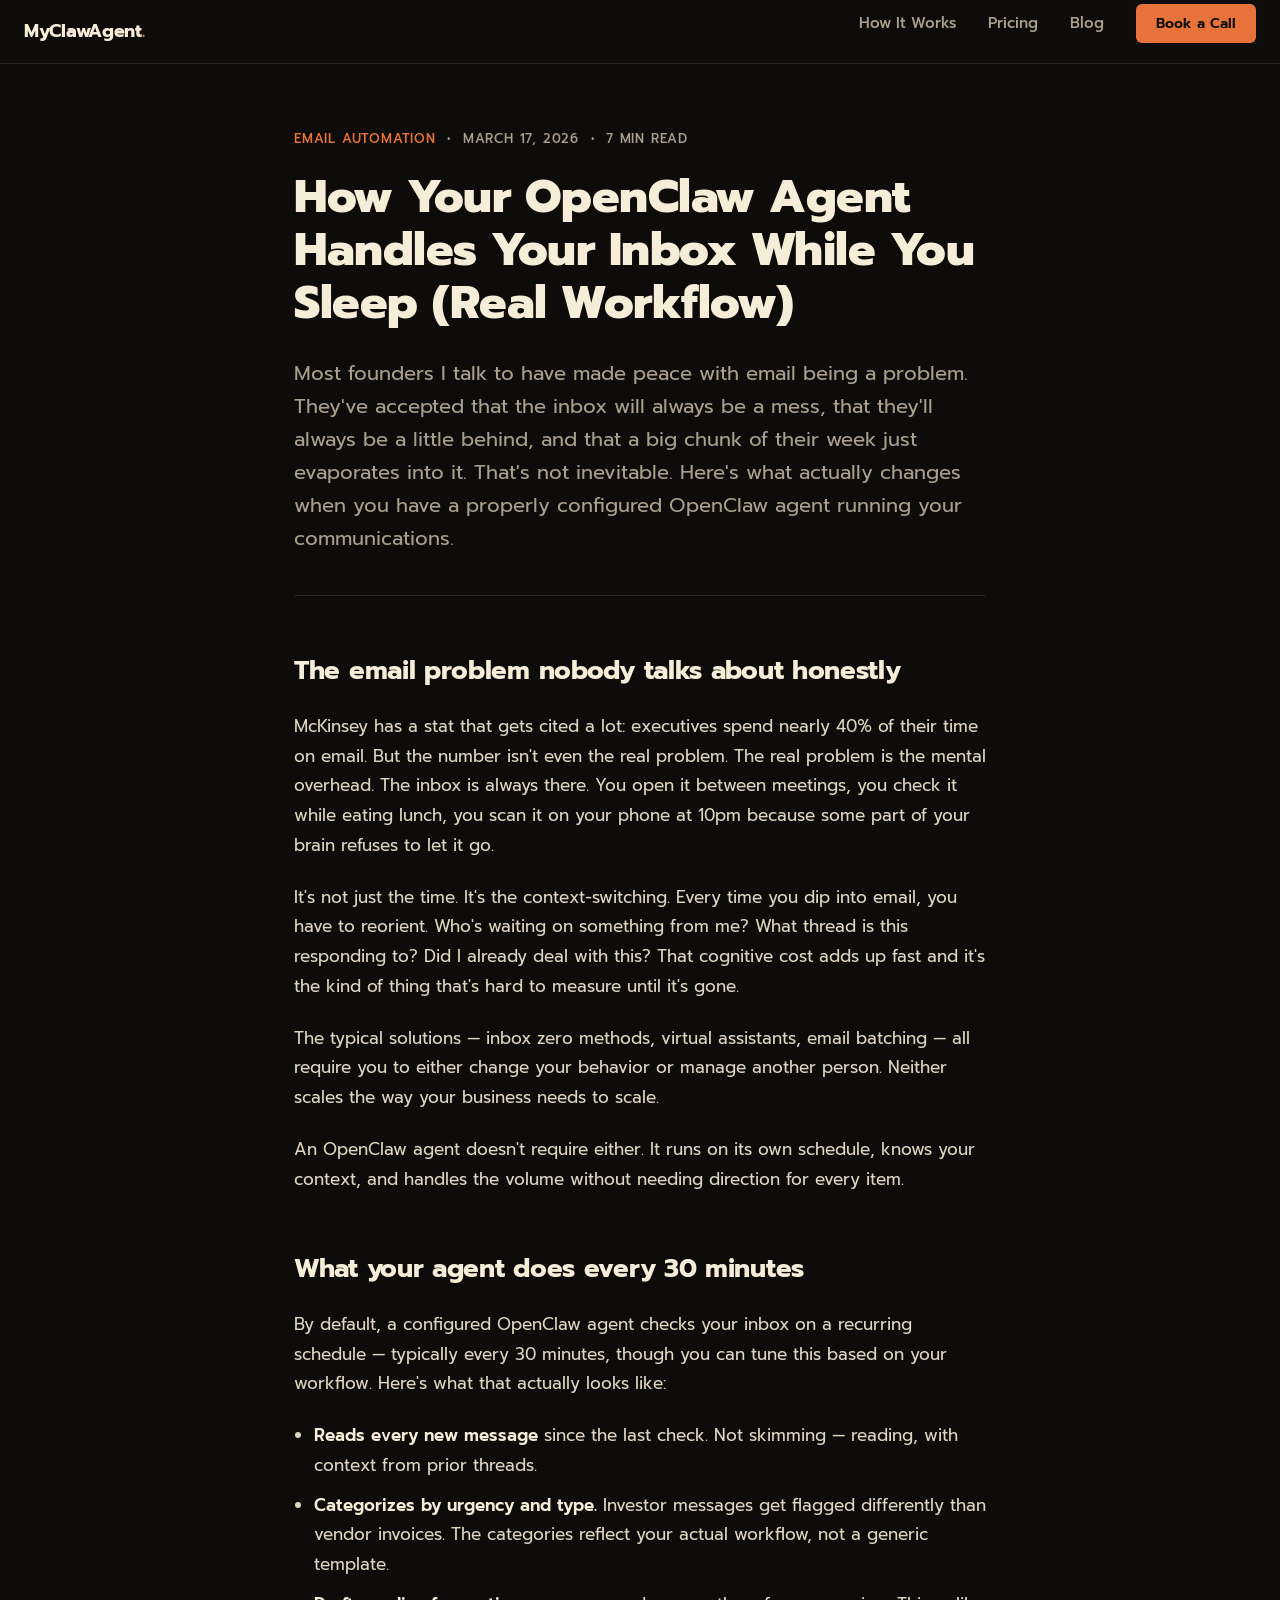
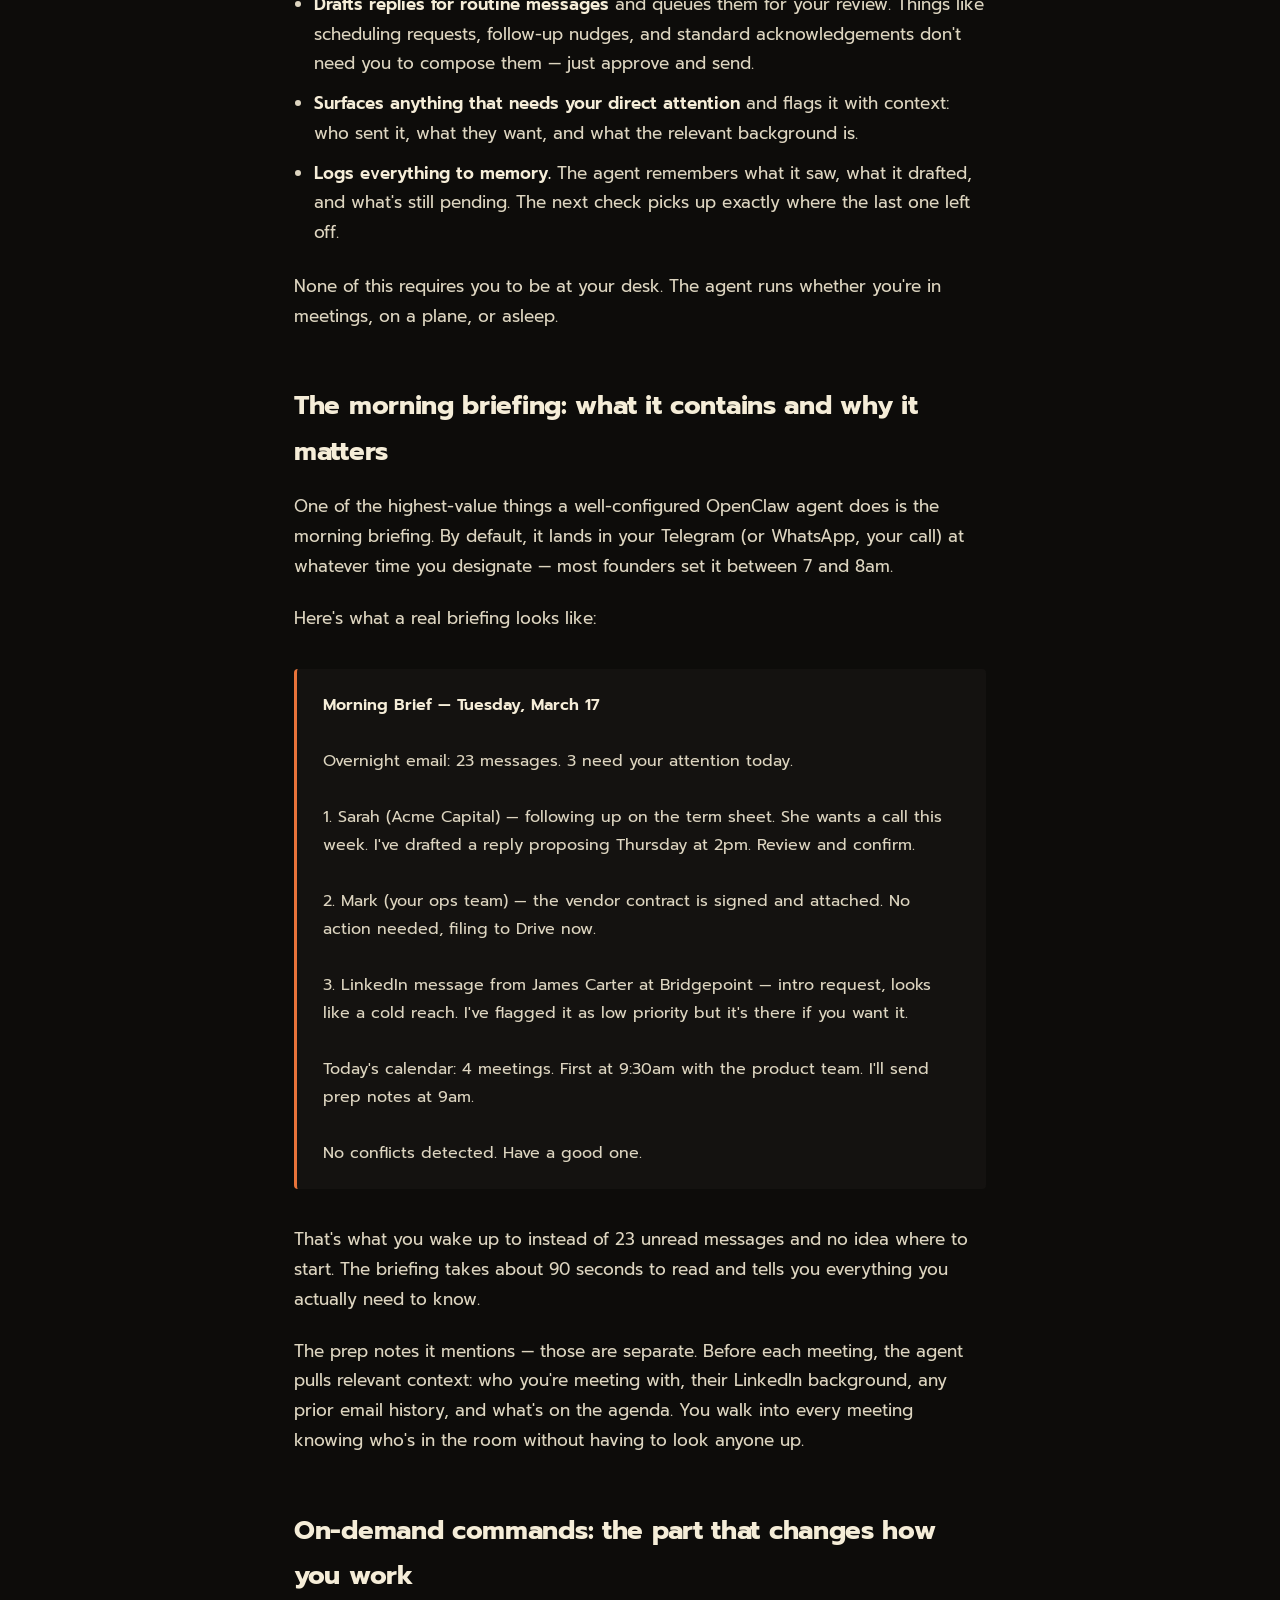
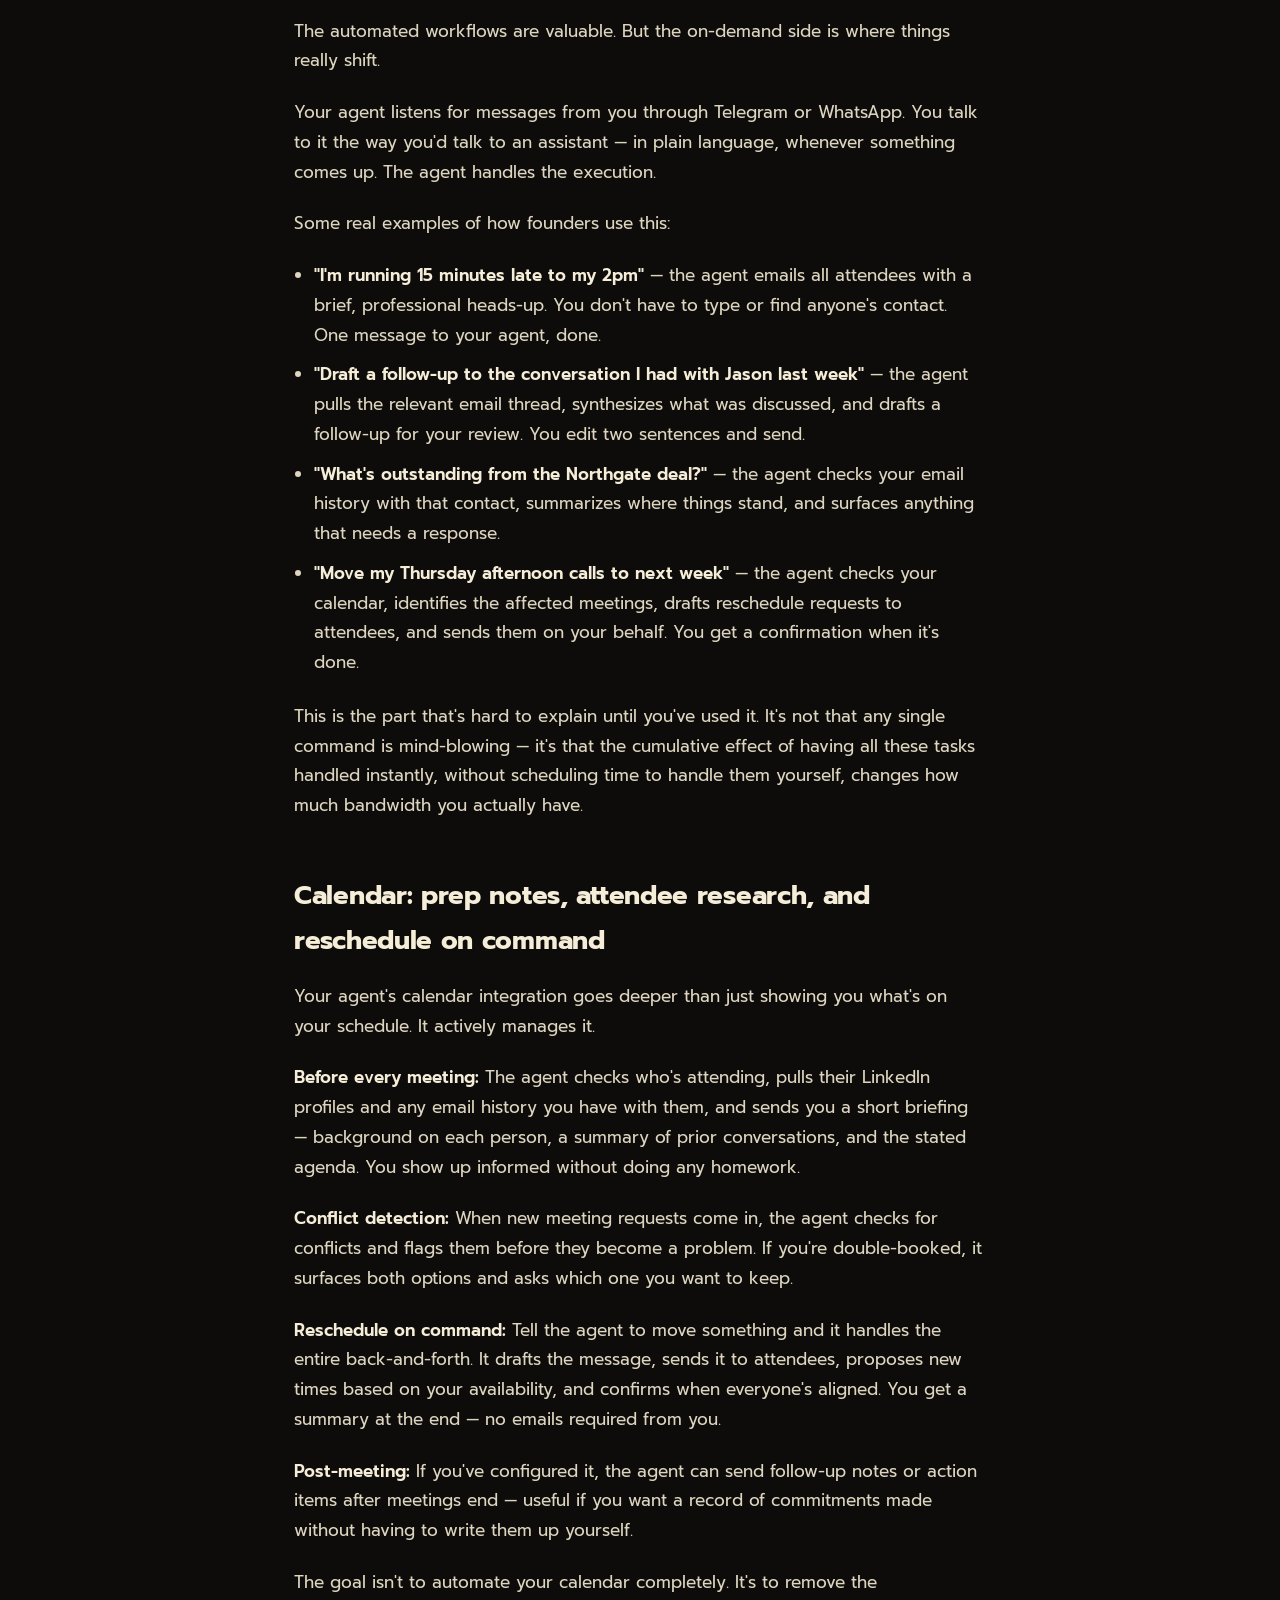
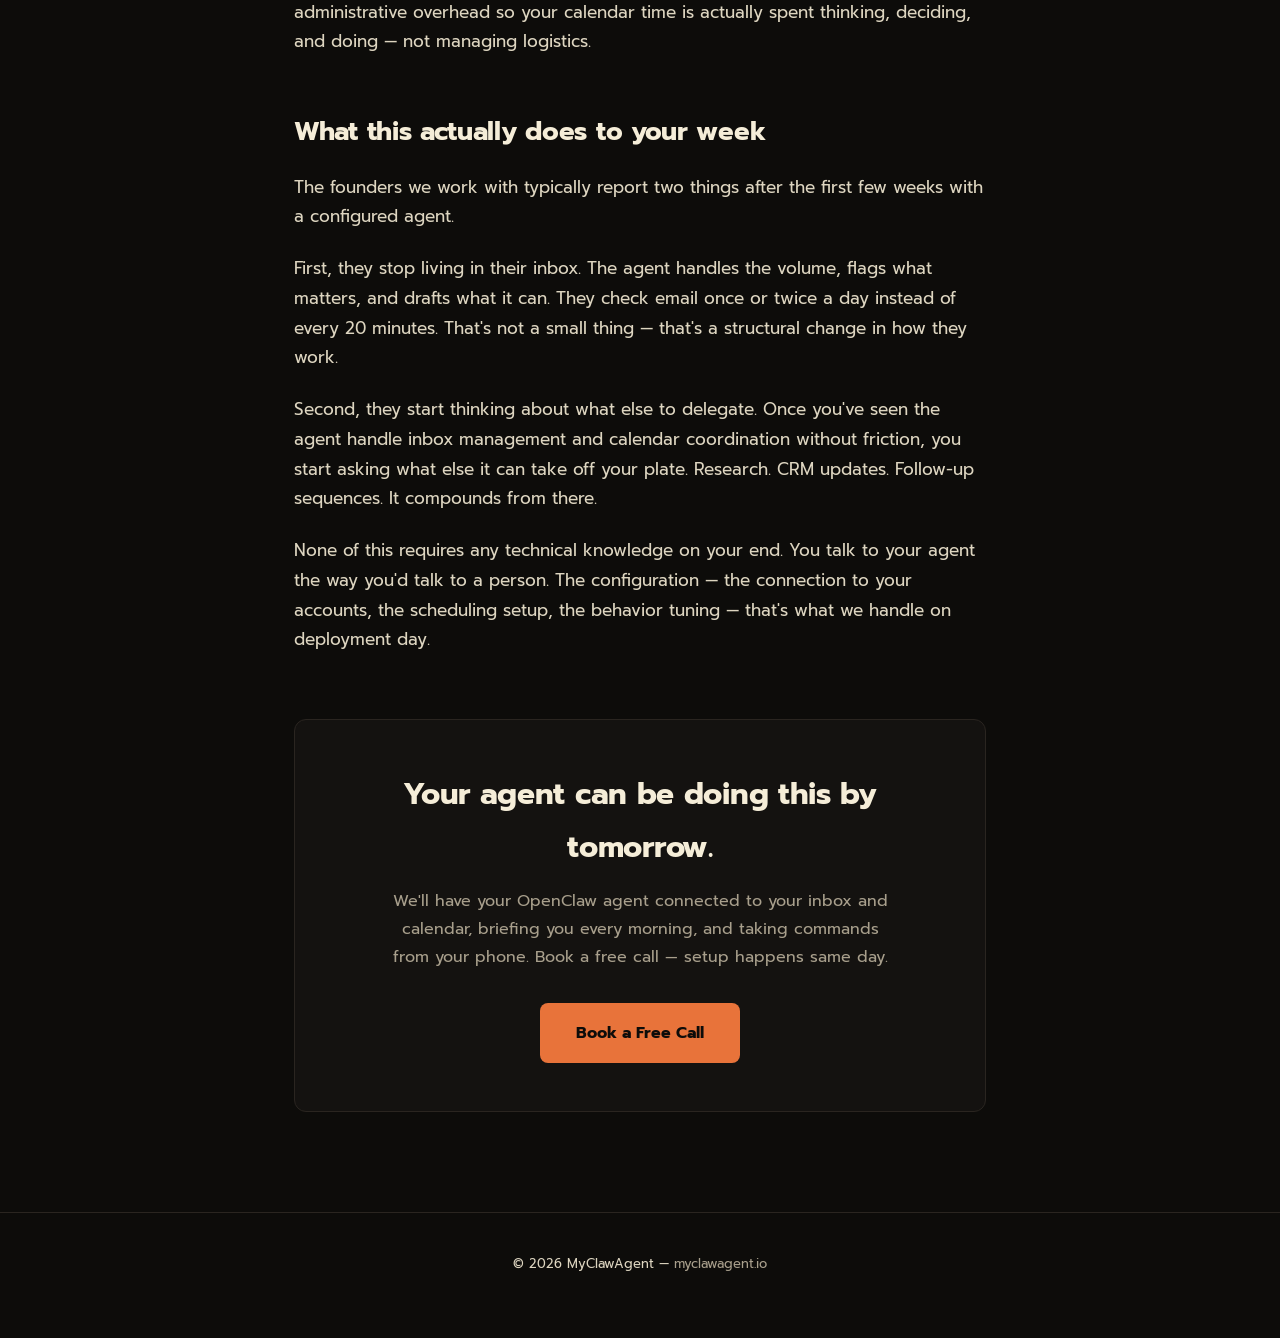
<file: blog/openclaw-email-automation.html>
<!DOCTYPE html>
<html lang="en">
<head>
  <meta charset="UTF-8" />
  <meta name="viewport" content="width=device-width, initial-scale=1.0" />

  <title>How Your OpenClaw Agent Handles Your Inbox While You Sleep (Real Workflow) | MyClawAgent</title>
  <meta name="description" content="A real walkthrough of how an OpenClaw agent manages your email and calendar around the clock — morning briefings, on-demand commands, prep notes, and more." />
  <link rel="canonical" href="https://myclawagent.io/blog/openclaw-email-automation.html" />
  <meta name="robots" content="index, follow" />
  <meta name="keywords" content="AI agent email management, OpenClaw email automation, 24/7 AI assistant for email, OpenClaw inbox, AI executive assistant" />
  <meta name="author" content="MyClawAgent" />
  <meta name="theme-color" content="#0D0C0A" />

  <!-- Open Graph -->
  <meta property="og:type" content="article" />
  <meta property="og:url" content="https://myclawagent.io/blog/openclaw-email-automation.html" />
  <meta property="og:title" content="How Your OpenClaw Agent Handles Your Inbox While You Sleep (Real Workflow)" />
  <meta property="og:description" content="A real walkthrough of how an OpenClaw agent manages your email and calendar around the clock — morning briefings, on-demand commands, prep notes, and more." />
  <meta property="og:image" content="https://myclawagent.io/og-image.jpg" />
  <meta property="og:site_name" content="MyClawAgent" />
  <meta property="og:locale" content="en_US" />
  <meta property="article:published_time" content="2026-03-17" />
  <meta property="article:author" content="MyClawAgent" />

  <!-- Twitter Card -->
  <meta name="twitter:card" content="summary_large_image" />
  <meta name="twitter:site" content="@myclawagent" />
  <meta name="twitter:title" content="How Your OpenClaw Agent Handles Your Inbox While You Sleep (Real Workflow)" />
  <meta name="twitter:description" content="A real walkthrough of how an OpenClaw agent manages your email and calendar around the clock — morning briefings, on-demand commands, prep notes, and more." />
  <meta name="twitter:image" content="https://myclawagent.io/og-image.jpg" />

  <!-- Favicon -->
  <link rel="icon" type="image/x-icon" href="/favicon.ico" />

  <!-- Fonts -->
  <link rel="preconnect" href="https://fonts.googleapis.com" />
  <link rel="preconnect" href="https://fonts.gstatic.com" crossorigin />
  <link href="https://fonts.googleapis.com/css2?family=Prompt:wght@400;500;600;700;800&display=swap" rel="stylesheet" />

  <!-- JSON-LD BlogPosting Schema -->
  <script type="application/ld+json">
  {
    "@context": "https://schema.org",
    "@type": "BlogPosting",
    "headline": "How Your OpenClaw Agent Handles Your Inbox While You Sleep (Real Workflow)",
    "description": "A real walkthrough of how an OpenClaw agent manages your email and calendar around the clock — morning briefings, on-demand commands, prep notes, and more.",
    "image": "https://myclawagent.io/og-image.jpg",
    "url": "https://myclawagent.io/blog/openclaw-email-automation.html",
    "datePublished": "2026-03-17",
    "dateModified": "2026-03-17",
    "author": {
      "@type": "Organization",
      "name": "MyClawAgent",
      "url": "https://myclawagent.io"
    },
    "publisher": {
      "@type": "Organization",
      "name": "MyClawAgent",
      "url": "https://myclawagent.io",
      "logo": {
        "@type": "ImageObject",
        "url": "https://myclawagent.io/og-image.jpg"
      }
    },
    "mainEntityOfPage": {
      "@type": "WebPage",
      "@id": "https://myclawagent.io/blog/openclaw-email-automation.html"
    },
    "keywords": ["AI agent email management", "OpenClaw email automation", "24/7 AI assistant for email", "OpenClaw inbox", "AI executive assistant"]
  }
  </script>

  <style>
    *, *::before, *::after { box-sizing: border-box; margin: 0; padding: 0; }

    :root {
      --bg: #0D0C0A;
      --bg2: #141210;
      --accent: #E8733A;
      --accent-hover: #f08045;
      --cream: #F5EDD8;
      --muted: #a89f8c;
      --border: #2a2520;
    }

    html { scroll-behavior: smooth; }

    body {
      background: var(--bg);
      color: var(--cream);
      font-family: 'Prompt', sans-serif;
      font-size: 17px;
      line-height: 1.75;
      -webkit-font-smoothing: antialiased;
    }

    /* NAV */
    nav {
      background: var(--bg);
      border-bottom: 1px solid var(--border);
      padding: 0 24px;
      height: 64px;
      display: flex;
      align-items: center;
      justify-content: space-between;
      position: sticky;
      top: 0;
      z-index: 100;
    }

    .nav-logo {
      font-weight: 700;
      font-size: 18px;
      color: var(--cream);
      text-decoration: none;
      letter-spacing: -0.3px;
    }

    .nav-logo span { color: var(--accent); }

    .nav-links {
      display: flex;
      gap: 32px;
      list-style: none;
    }

    .nav-links a {
      color: var(--muted);
      text-decoration: none;
      font-size: 15px;
      font-weight: 500;
      transition: color 0.2s;
    }

    .nav-links a:hover { color: var(--cream); }

    .nav-cta {
      background: var(--accent);
      color: #0D0C0A !important;
      padding: 9px 20px;
      border-radius: 6px;
      font-weight: 600 !important;
      font-size: 14px !important;
      transition: background 0.2s !important;
    }

    .nav-cta:hover { background: var(--accent-hover) !important; color: #0D0C0A !important; }

    /* ARTICLE LAYOUT */
    .article-wrapper {
      max-width: 740px;
      margin: 0 auto;
      padding: 64px 24px 100px;
    }

    .article-meta {
      font-size: 13px;
      color: var(--muted);
      text-transform: uppercase;
      letter-spacing: 0.8px;
      margin-bottom: 20px;
      font-weight: 500;
    }

    .article-meta span {
      color: var(--accent);
    }

    h1 {
      font-size: clamp(28px, 5vw, 46px);
      font-weight: 800;
      line-height: 1.15;
      letter-spacing: -0.5px;
      margin-bottom: 28px;
      color: var(--cream);
    }

    .article-intro {
      font-size: 20px;
      color: var(--muted);
      line-height: 1.65;
      margin-bottom: 48px;
      padding-bottom: 40px;
      border-bottom: 1px solid var(--border);
    }

    h2 {
      font-size: 26px;
      font-weight: 700;
      color: var(--cream);
      margin: 52px 0 18px;
      letter-spacing: -0.3px;
    }

    p {
      margin-bottom: 22px;
      color: #ddd5c0;
    }

    ul, ol {
      margin: 16px 0 24px 20px;
    }

    li {
      margin-bottom: 10px;
      color: #ddd5c0;
    }

    strong {
      color: var(--cream);
      font-weight: 600;
    }

    .highlight-box {
      background: var(--bg2);
      border-left: 3px solid var(--accent);
      padding: 22px 26px;
      border-radius: 4px;
      margin: 36px 0;
      font-size: 16px;
    }

    .highlight-box p {
      margin-bottom: 0;
    }

    /* CTA BLOCK */
    .cta-block {
      background: var(--bg2);
      border: 1px solid var(--border);
      border-radius: 12px;
      padding: 48px 40px;
      text-align: center;
      margin-top: 64px;
    }

    .cta-block h2 {
      font-size: 30px;
      margin: 0 0 14px;
    }

    .cta-block p {
      font-size: 16px;
      color: var(--muted);
      max-width: 500px;
      margin: 0 auto 32px;
    }

    .cta-btn {
      display: inline-block;
      background: var(--accent);
      color: #0D0C0A;
      font-family: 'Prompt', sans-serif;
      font-weight: 700;
      font-size: 16px;
      padding: 16px 36px;
      border-radius: 8px;
      text-decoration: none;
      transition: background 0.2s, transform 0.15s;
    }

    .cta-btn:hover {
      background: var(--accent-hover);
      transform: translateY(-1px);
    }

    /* FOOTER */
    footer {
      border-top: 1px solid var(--border);
      padding: 40px 24px;
      text-align: center;
      font-size: 13px;
      color: var(--muted);
    }

    footer a {
      color: var(--muted);
      text-decoration: none;
    }

    footer a:hover { color: var(--cream); }

    @media (max-width: 600px) {
      nav { padding: 0 16px; }
      .nav-links { display: none; }
      .article-wrapper { padding: 40px 18px 80px; }
      .cta-block { padding: 36px 24px; }
    }
  </style>
</head>
<body>

  <!-- NAV -->
  <nav>
    <a href="https://myclawagent.io" class="nav-logo">MyClawAgent<span>.</span></a>
    <ul class="nav-links">
      <li><a href="https://myclawagent.io/#how-it-works">How It Works</a></li>
      <li><a href="https://myclawagent.io/#pricing">Pricing</a></li>
      <li><a href="https://myclawagent.io/blog/">Blog</a></li>
      <li><a href="https://myclawagent.io/#book" class="nav-cta">Book a Call</a></li>
    </ul>
  </nav>

  <!-- ARTICLE -->
  <article class="article-wrapper">

    <p class="article-meta">
      <span>Email Automation</span> &nbsp;&bull;&nbsp; March 17, 2026 &nbsp;&bull;&nbsp; 7 min read
    </p>

    <h1>How Your OpenClaw Agent Handles Your Inbox While You Sleep (Real Workflow)</h1>

    <p class="article-intro">
      Most founders I talk to have made peace with email being a problem. They've accepted that the inbox will always be a mess, that they'll always be a little behind, and that a big chunk of their week just evaporates into it. That's not inevitable. Here's what actually changes when you have a properly configured OpenClaw agent running your communications.
    </p>

    <h2>The email problem nobody talks about honestly</h2>

    <p>
      McKinsey has a stat that gets cited a lot: executives spend nearly 40% of their time on email. But the number isn't even the real problem. The real problem is the mental overhead. The inbox is always there. You open it between meetings, you check it while eating lunch, you scan it on your phone at 10pm because some part of your brain refuses to let it go.
    </p>

    <p>
      It's not just the time. It's the context-switching. Every time you dip into email, you have to reorient. Who's waiting on something from me? What thread is this responding to? Did I already deal with this? That cognitive cost adds up fast and it's the kind of thing that's hard to measure until it's gone.
    </p>

    <p>
      The typical solutions — inbox zero methods, virtual assistants, email batching — all require you to either change your behavior or manage another person. Neither scales the way your business needs to scale.
    </p>

    <p>
      An OpenClaw agent doesn't require either. It runs on its own schedule, knows your context, and handles the volume without needing direction for every item.
    </p>

    <h2>What your agent does every 30 minutes</h2>

    <p>
      By default, a configured OpenClaw agent checks your inbox on a recurring schedule — typically every 30 minutes, though you can tune this based on your workflow. Here's what that actually looks like:
    </p>

    <ul>
      <li><strong>Reads every new message</strong> since the last check. Not skimming — reading, with context from prior threads.</li>
      <li><strong>Categorizes by urgency and type.</strong> Investor messages get flagged differently than vendor invoices. The categories reflect your actual workflow, not a generic template.</li>
      <li><strong>Drafts replies for routine messages</strong> and queues them for your review. Things like scheduling requests, follow-up nudges, and standard acknowledgements don't need you to compose them — just approve and send.</li>
      <li><strong>Surfaces anything that needs your direct attention</strong> and flags it with context: who sent it, what they want, and what the relevant background is.</li>
      <li><strong>Logs everything to memory.</strong> The agent remembers what it saw, what it drafted, and what's still pending. The next check picks up exactly where the last one left off.</li>
    </ul>

    <p>
      None of this requires you to be at your desk. The agent runs whether you're in meetings, on a plane, or asleep.
    </p>

    <h2>The morning briefing: what it contains and why it matters</h2>

    <p>
      One of the highest-value things a well-configured OpenClaw agent does is the morning briefing. By default, it lands in your Telegram (or WhatsApp, your call) at whatever time you designate — most founders set it between 7 and 8am.
    </p>

    <p>Here's what a real briefing looks like:</p>

    <div class="highlight-box">
      <p><strong>Morning Brief — Tuesday, March 17</strong><br /><br />
      Overnight email: 23 messages. 3 need your attention today.<br /><br />
      1. Sarah (Acme Capital) — following up on the term sheet. She wants a call this week. I've drafted a reply proposing Thursday at 2pm. Review and confirm.<br /><br />
      2. Mark (your ops team) — the vendor contract is signed and attached. No action needed, filing to Drive now.<br /><br />
      3. LinkedIn message from James Carter at Bridgepoint — intro request, looks like a cold reach. I've flagged it as low priority but it's there if you want it.<br /><br />
      Today's calendar: 4 meetings. First at 9:30am with the product team. I'll send prep notes at 9am.<br /><br />
      No conflicts detected. Have a good one.</p>
    </div>

    <p>
      That's what you wake up to instead of 23 unread messages and no idea where to start. The briefing takes about 90 seconds to read and tells you everything you actually need to know.
    </p>

    <p>
      The prep notes it mentions — those are separate. Before each meeting, the agent pulls relevant context: who you're meeting with, their LinkedIn background, any prior email history, and what's on the agenda. You walk into every meeting knowing who's in the room without having to look anyone up.
    </p>

    <h2>On-demand commands: the part that changes how you work</h2>

    <p>
      The automated workflows are valuable. But the on-demand side is where things really shift.
    </p>

    <p>
      Your agent listens for messages from you through Telegram or WhatsApp. You talk to it the way you'd talk to an assistant — in plain language, whenever something comes up. The agent handles the execution.
    </p>

    <p>
      Some real examples of how founders use this:
    </p>

    <ul>
      <li><strong>"I'm running 15 minutes late to my 2pm"</strong> — the agent emails all attendees with a brief, professional heads-up. You don't have to type or find anyone's contact. One message to your agent, done.</li>
      <li><strong>"Draft a follow-up to the conversation I had with Jason last week"</strong> — the agent pulls the relevant email thread, synthesizes what was discussed, and drafts a follow-up for your review. You edit two sentences and send.</li>
      <li><strong>"What's outstanding from the Northgate deal?"</strong> — the agent checks your email history with that contact, summarizes where things stand, and surfaces anything that needs a response.</li>
      <li><strong>"Move my Thursday afternoon calls to next week"</strong> — the agent checks your calendar, identifies the affected meetings, drafts reschedule requests to attendees, and sends them on your behalf. You get a confirmation when it's done.</li>
    </ul>

    <p>
      This is the part that's hard to explain until you've used it. It's not that any single command is mind-blowing — it's that the cumulative effect of having all these tasks handled instantly, without scheduling time to handle them yourself, changes how much bandwidth you actually have.
    </p>

    <h2>Calendar: prep notes, attendee research, and reschedule on command</h2>

    <p>
      Your agent's calendar integration goes deeper than just showing you what's on your schedule. It actively manages it.
    </p>

    <p>
      <strong>Before every meeting:</strong> The agent checks who's attending, pulls their LinkedIn profiles and any email history you have with them, and sends you a short briefing — background on each person, a summary of prior conversations, and the stated agenda. You show up informed without doing any homework.
    </p>

    <p>
      <strong>Conflict detection:</strong> When new meeting requests come in, the agent checks for conflicts and flags them before they become a problem. If you're double-booked, it surfaces both options and asks which one you want to keep.
    </p>

    <p>
      <strong>Reschedule on command:</strong> Tell the agent to move something and it handles the entire back-and-forth. It drafts the message, sends it to attendees, proposes new times based on your availability, and confirms when everyone's aligned. You get a summary at the end — no emails required from you.
    </p>

    <p>
      <strong>Post-meeting:</strong> If you've configured it, the agent can send follow-up notes or action items after meetings end — useful if you want a record of commitments made without having to write them up yourself.
    </p>

    <p>
      The goal isn't to automate your calendar completely. It's to remove the administrative overhead so your calendar time is actually spent thinking, deciding, and doing — not managing logistics.
    </p>

    <h2>What this actually does to your week</h2>

    <p>
      The founders we work with typically report two things after the first few weeks with a configured agent.
    </p>

    <p>
      First, they stop living in their inbox. The agent handles the volume, flags what matters, and drafts what it can. They check email once or twice a day instead of every 20 minutes. That's not a small thing — that's a structural change in how they work.
    </p>

    <p>
      Second, they start thinking about what else to delegate. Once you've seen the agent handle inbox management and calendar coordination without friction, you start asking what else it can take off your plate. Research. CRM updates. Follow-up sequences. It compounds from there.
    </p>

    <p>
      None of this requires any technical knowledge on your end. You talk to your agent the way you'd talk to a person. The configuration — the connection to your accounts, the scheduling setup, the behavior tuning — that's what we handle on deployment day.
    </p>

    <!-- CTA BLOCK -->
    <div class="cta-block">
      <h2>Your agent can be doing this by tomorrow.</h2>
      <p>We'll have your OpenClaw agent connected to your inbox and calendar, briefing you every morning, and taking commands from your phone. Book a free call — setup happens same day.</p>
      <a href="https://myclawagent.io/#book" class="cta-btn">Book a Free Call</a>
    </div>

  </article>

  <!-- FOOTER -->
  <footer>
    <p>&copy; 2026 MyClawAgent &mdash; <a href="https://myclawagent.io">myclawagent.io</a></p>
  </footer>

</body>
</html>
</file>
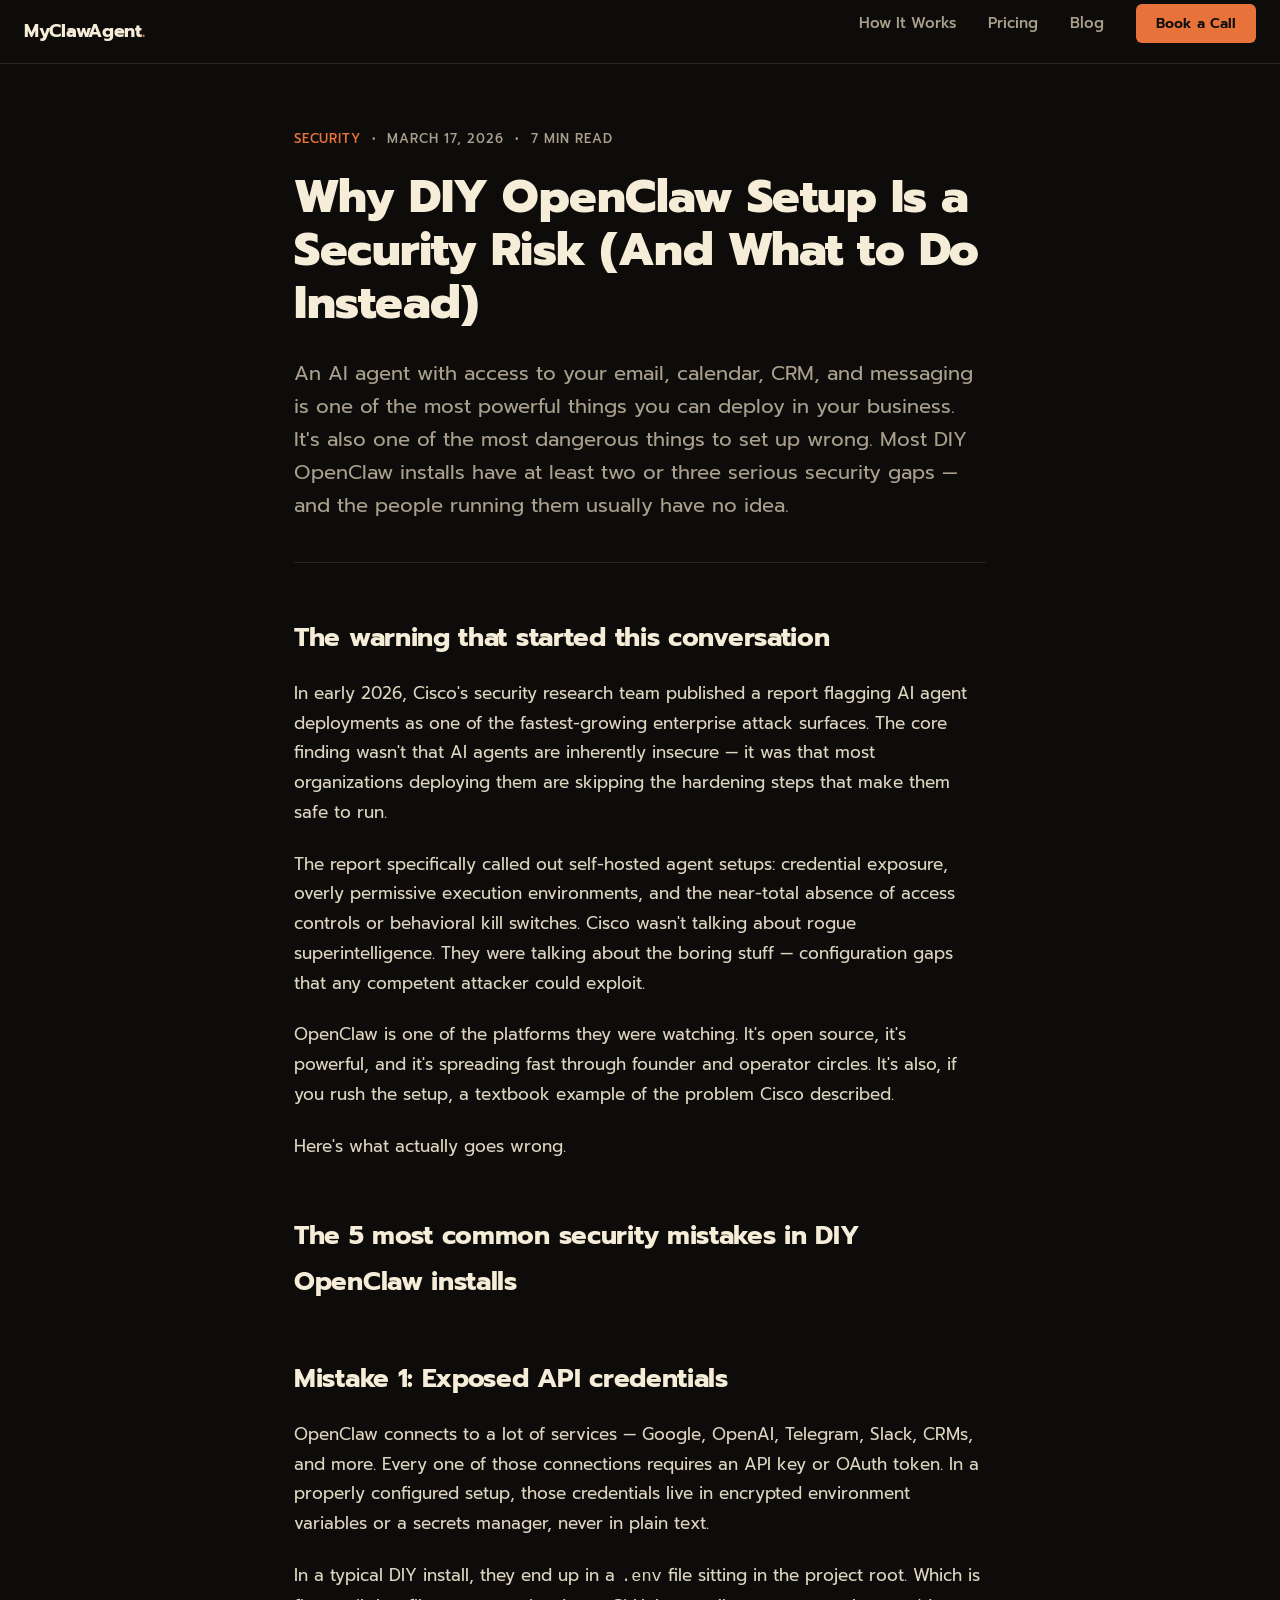
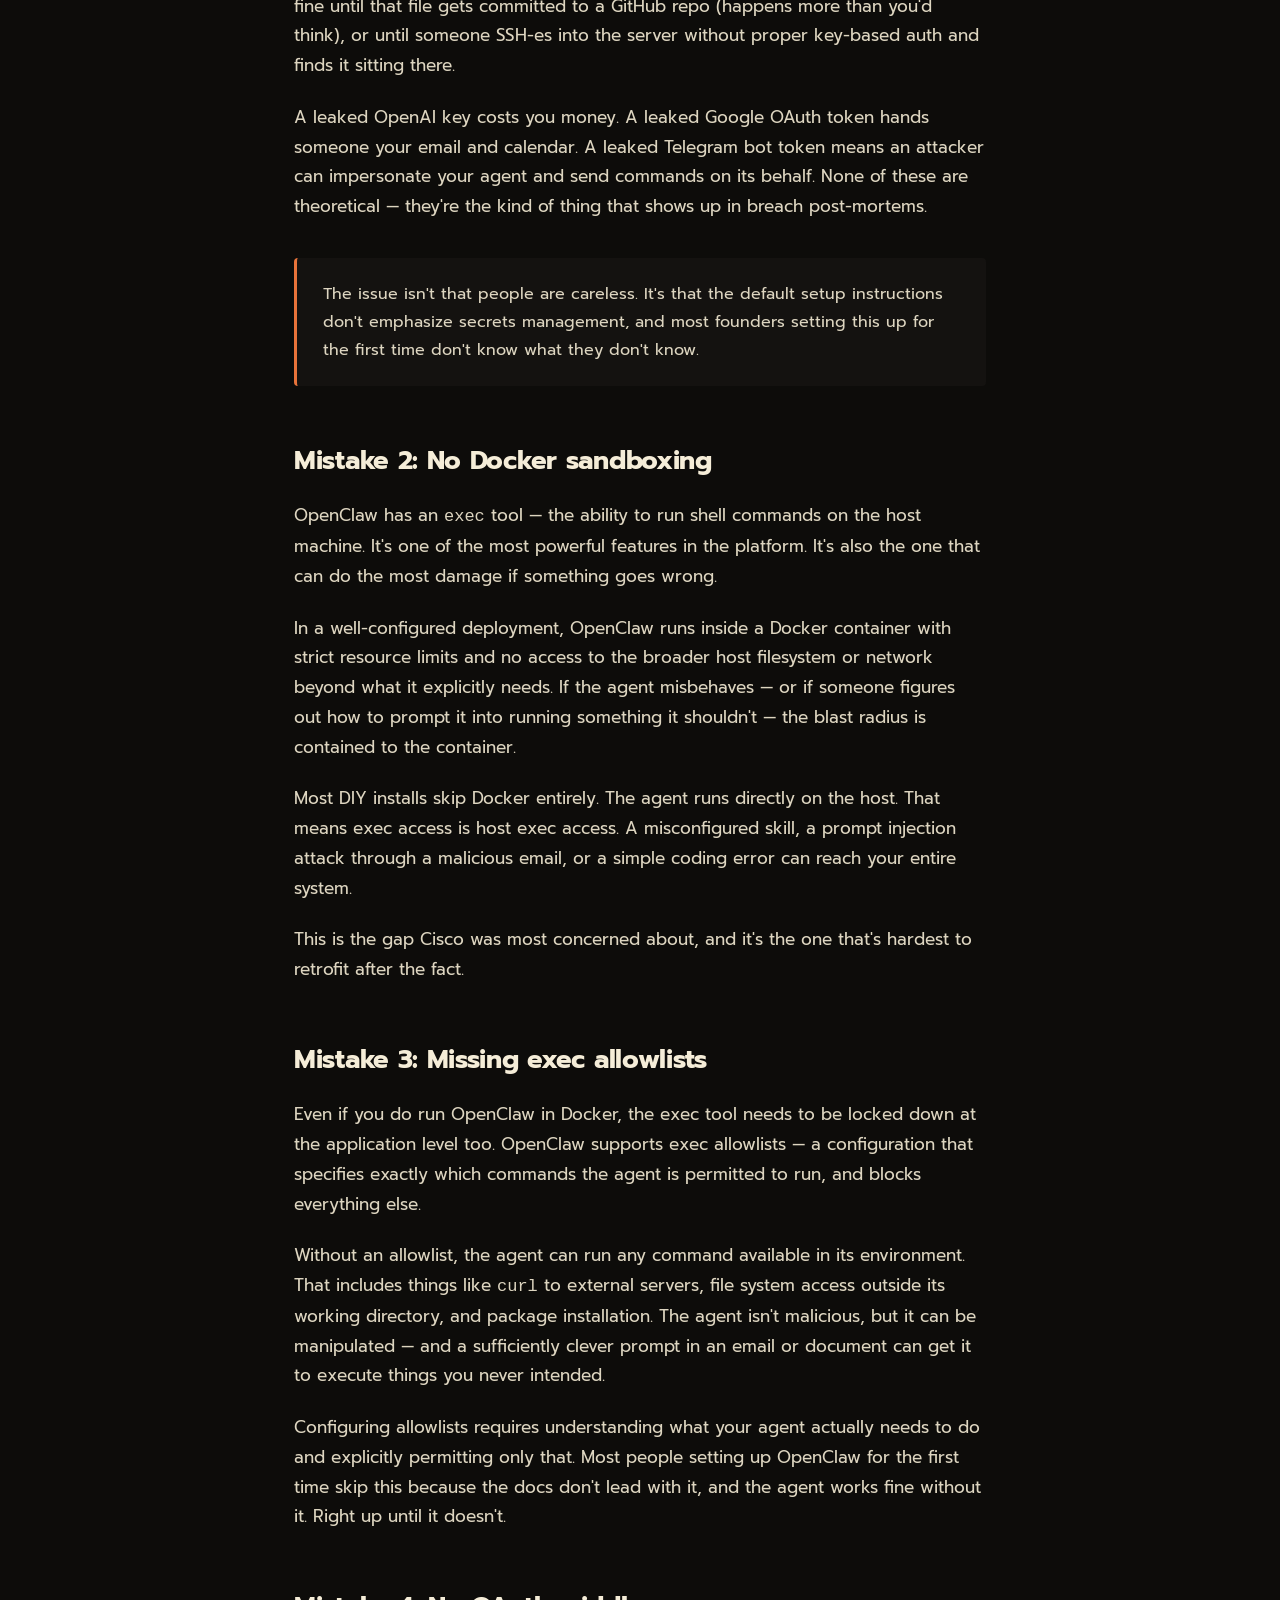
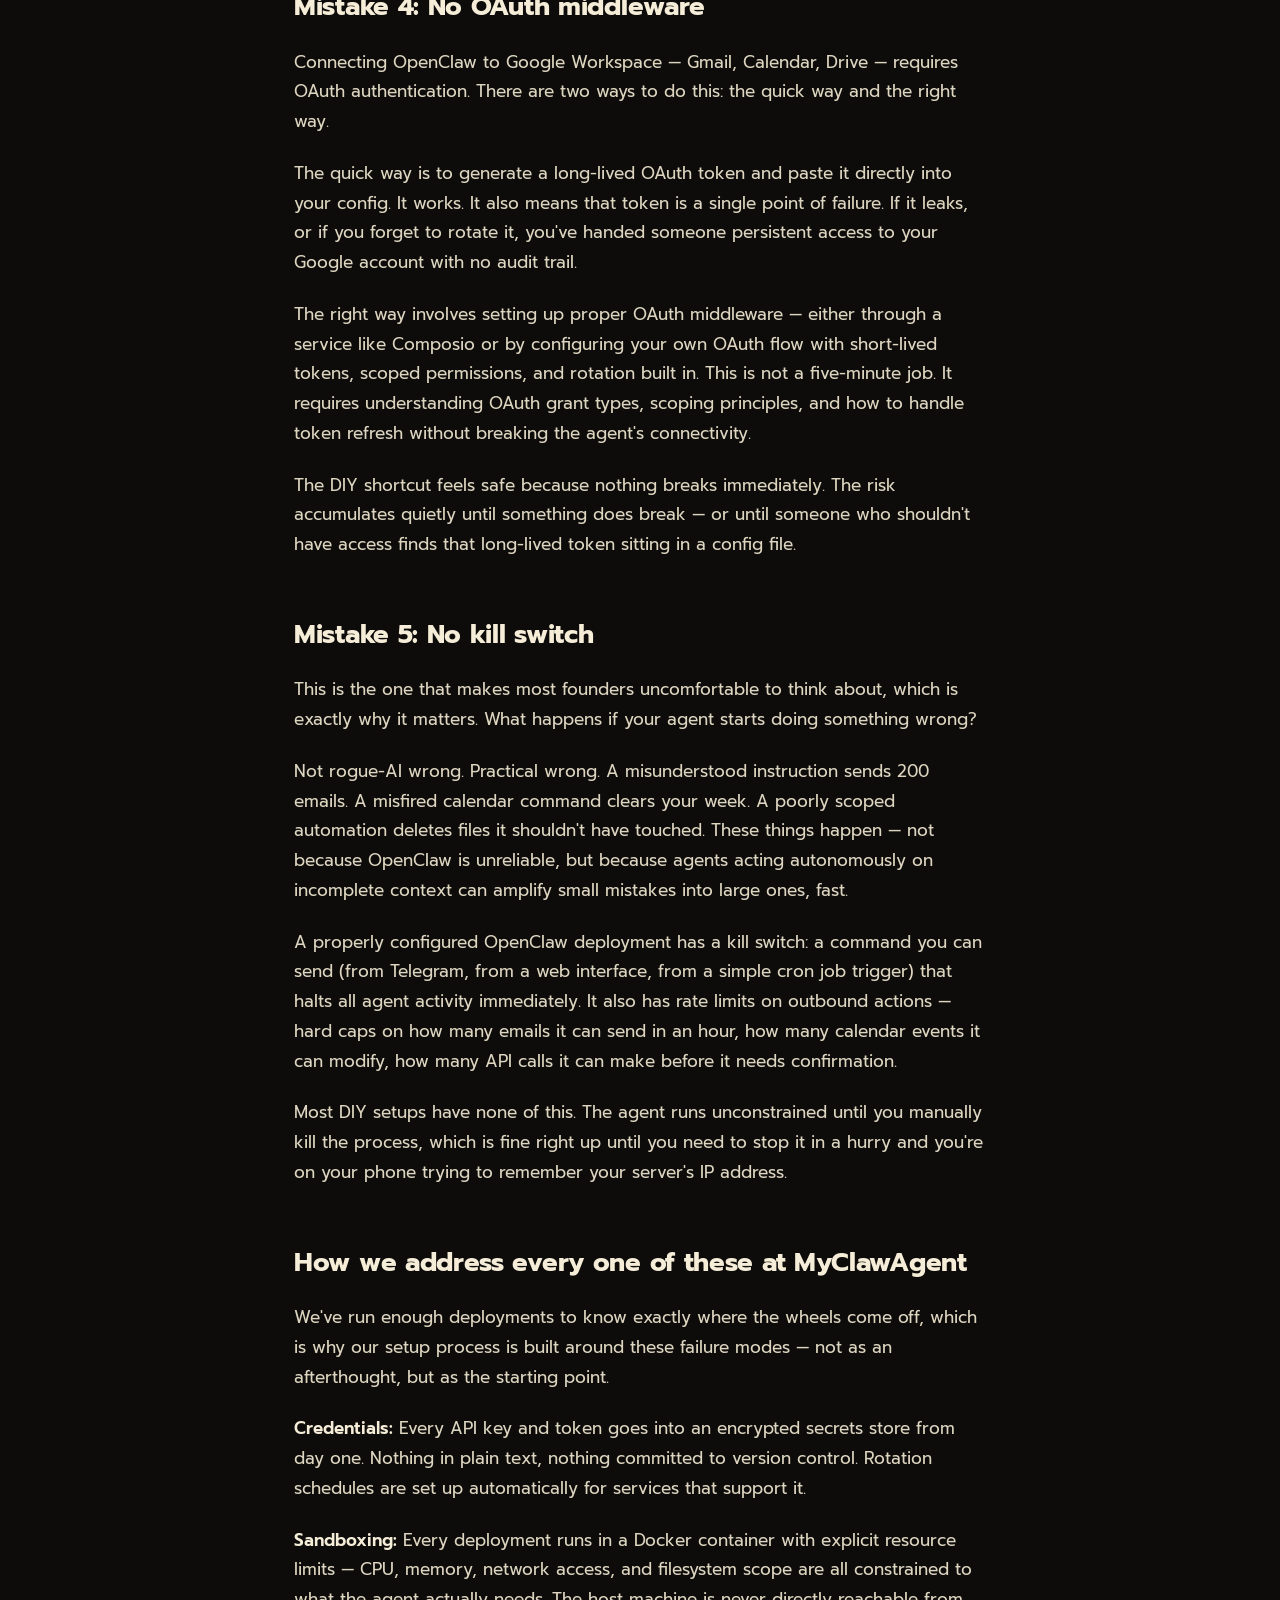
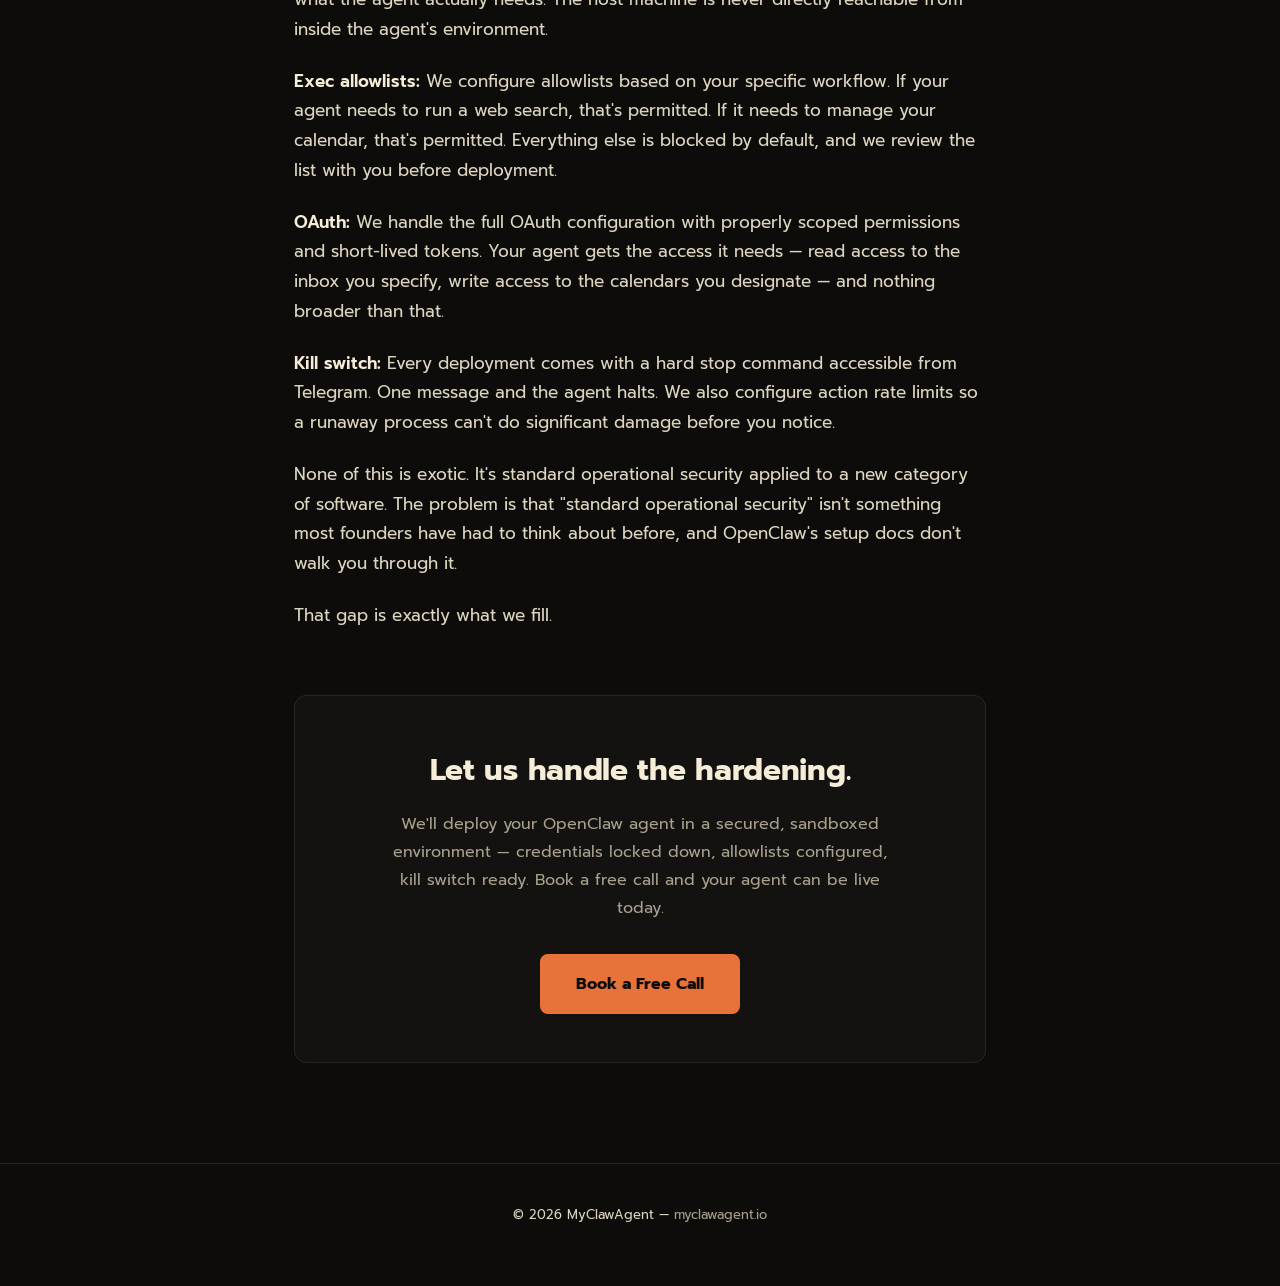
<file: blog/openclaw-security-risks.html>
<!DOCTYPE html>
<html lang="en">
<head>
  <meta charset="UTF-8" />
  <meta name="viewport" content="width=device-width, initial-scale=1.0" />

  <title>Why DIY OpenClaw Setup Is a Security Risk (And What to Do Instead) | MyClawAgent</title>
  <meta name="description" content="DIY OpenClaw installs have serious security holes most people don't know about. Exposed API keys, no sandboxing, no kill switch. Here's what goes wrong and how to fix it." />
  <link rel="canonical" href="https://myclawagent.io/blog/openclaw-security-risks.html" />
  <meta name="robots" content="index, follow" />
  <meta name="keywords" content="OpenClaw security, OpenClaw setup risks, hire someone to set up OpenClaw, OpenClaw security hardening, OpenClaw install mistakes" />
  <meta name="author" content="MyClawAgent" />
  <meta name="theme-color" content="#0D0C0A" />

  <!-- Open Graph -->
  <meta property="og:type" content="article" />
  <meta property="og:url" content="https://myclawagent.io/blog/openclaw-security-risks.html" />
  <meta property="og:title" content="Why DIY OpenClaw Setup Is a Security Risk (And What to Do Instead)" />
  <meta property="og:description" content="DIY OpenClaw installs have serious security holes most people don't know about. Exposed API keys, no sandboxing, no kill switch. Here's what goes wrong and how to fix it." />
  <meta property="og:image" content="https://myclawagent.io/og-image.jpg" />
  <meta property="og:site_name" content="MyClawAgent" />
  <meta property="og:locale" content="en_US" />
  <meta property="article:published_time" content="2026-03-17" />
  <meta property="article:author" content="MyClawAgent" />

  <!-- Twitter Card -->
  <meta name="twitter:card" content="summary_large_image" />
  <meta name="twitter:site" content="@myclawagent" />
  <meta name="twitter:title" content="Why DIY OpenClaw Setup Is a Security Risk (And What to Do Instead)" />
  <meta name="twitter:description" content="DIY OpenClaw installs have serious security holes most people don't know about. Exposed API keys, no sandboxing, no kill switch. Here's what goes wrong and how to fix it." />
  <meta name="twitter:image" content="https://myclawagent.io/og-image.jpg" />

  <!-- Favicon -->
  <link rel="icon" type="image/x-icon" href="/favicon.ico" />

  <!-- Fonts -->
  <link rel="preconnect" href="https://fonts.googleapis.com" />
  <link rel="preconnect" href="https://fonts.gstatic.com" crossorigin />
  <link href="https://fonts.googleapis.com/css2?family=Prompt:wght@400;500;600;700;800&display=swap" rel="stylesheet" />

  <!-- JSON-LD BlogPosting Schema -->
  <script type="application/ld+json">
  {
    "@context": "https://schema.org",
    "@type": "BlogPosting",
    "headline": "Why DIY OpenClaw Setup Is a Security Risk (And What to Do Instead)",
    "description": "DIY OpenClaw installs have serious security holes most people don't know about. Exposed API keys, no sandboxing, no kill switch. Here's what goes wrong and how to fix it.",
    "image": "https://myclawagent.io/og-image.jpg",
    "url": "https://myclawagent.io/blog/openclaw-security-risks.html",
    "datePublished": "2026-03-17",
    "dateModified": "2026-03-17",
    "author": {
      "@type": "Organization",
      "name": "MyClawAgent",
      "url": "https://myclawagent.io"
    },
    "publisher": {
      "@type": "Organization",
      "name": "MyClawAgent",
      "url": "https://myclawagent.io",
      "logo": {
        "@type": "ImageObject",
        "url": "https://myclawagent.io/og-image.jpg"
      }
    },
    "mainEntityOfPage": {
      "@type": "WebPage",
      "@id": "https://myclawagent.io/blog/openclaw-security-risks.html"
    },
    "keywords": ["OpenClaw security", "OpenClaw setup risks", "hire someone to set up OpenClaw", "OpenClaw security hardening", "AI agent security"]
  }
  </script>

  <style>
    *, *::before, *::after { box-sizing: border-box; margin: 0; padding: 0; }

    :root {
      --bg: #0D0C0A;
      --bg2: #141210;
      --accent: #E8733A;
      --accent-hover: #f08045;
      --cream: #F5EDD8;
      --muted: #a89f8c;
      --border: #2a2520;
    }

    html { scroll-behavior: smooth; }

    body {
      background: var(--bg);
      color: var(--cream);
      font-family: 'Prompt', sans-serif;
      font-size: 17px;
      line-height: 1.75;
      -webkit-font-smoothing: antialiased;
    }

    /* NAV */
    nav {
      background: var(--bg);
      border-bottom: 1px solid var(--border);
      padding: 0 24px;
      height: 64px;
      display: flex;
      align-items: center;
      justify-content: space-between;
      position: sticky;
      top: 0;
      z-index: 100;
    }

    .nav-logo {
      font-weight: 700;
      font-size: 18px;
      color: var(--cream);
      text-decoration: none;
      letter-spacing: -0.3px;
    }

    .nav-logo span { color: var(--accent); }

    .nav-links {
      display: flex;
      gap: 32px;
      list-style: none;
    }

    .nav-links a {
      color: var(--muted);
      text-decoration: none;
      font-size: 15px;
      font-weight: 500;
      transition: color 0.2s;
    }

    .nav-links a:hover { color: var(--cream); }

    .nav-cta {
      background: var(--accent);
      color: #0D0C0A !important;
      padding: 9px 20px;
      border-radius: 6px;
      font-weight: 600 !important;
      font-size: 14px !important;
      transition: background 0.2s !important;
    }

    .nav-cta:hover { background: var(--accent-hover) !important; color: #0D0C0A !important; }

    /* ARTICLE LAYOUT */
    .article-wrapper {
      max-width: 740px;
      margin: 0 auto;
      padding: 64px 24px 100px;
    }

    .article-meta {
      font-size: 13px;
      color: var(--muted);
      text-transform: uppercase;
      letter-spacing: 0.8px;
      margin-bottom: 20px;
      font-weight: 500;
    }

    .article-meta span {
      color: var(--accent);
    }

    h1 {
      font-size: clamp(28px, 5vw, 46px);
      font-weight: 800;
      line-height: 1.15;
      letter-spacing: -0.5px;
      margin-bottom: 28px;
      color: var(--cream);
    }

    .article-intro {
      font-size: 20px;
      color: var(--muted);
      line-height: 1.65;
      margin-bottom: 48px;
      padding-bottom: 40px;
      border-bottom: 1px solid var(--border);
    }

    h2 {
      font-size: 26px;
      font-weight: 700;
      color: var(--cream);
      margin: 52px 0 18px;
      letter-spacing: -0.3px;
    }

    p {
      margin-bottom: 22px;
      color: #ddd5c0;
    }

    ul, ol {
      margin: 16px 0 24px 20px;
    }

    li {
      margin-bottom: 10px;
      color: #ddd5c0;
    }

    strong {
      color: var(--cream);
      font-weight: 600;
    }

    .highlight-box {
      background: var(--bg2);
      border-left: 3px solid var(--accent);
      padding: 22px 26px;
      border-radius: 4px;
      margin: 36px 0;
      font-size: 16px;
    }

    .highlight-box p {
      margin-bottom: 0;
    }

    /* CTA BLOCK */
    .cta-block {
      background: var(--bg2);
      border: 1px solid var(--border);
      border-radius: 12px;
      padding: 48px 40px;
      text-align: center;
      margin-top: 64px;
    }

    .cta-block h2 {
      font-size: 30px;
      margin: 0 0 14px;
    }

    .cta-block p {
      font-size: 16px;
      color: var(--muted);
      max-width: 500px;
      margin: 0 auto 32px;
    }

    .cta-btn {
      display: inline-block;
      background: var(--accent);
      color: #0D0C0A;
      font-family: 'Prompt', sans-serif;
      font-weight: 700;
      font-size: 16px;
      padding: 16px 36px;
      border-radius: 8px;
      text-decoration: none;
      transition: background 0.2s, transform 0.15s;
    }

    .cta-btn:hover {
      background: var(--accent-hover);
      transform: translateY(-1px);
    }

    /* FOOTER */
    footer {
      border-top: 1px solid var(--border);
      padding: 40px 24px;
      text-align: center;
      font-size: 13px;
      color: var(--muted);
    }

    footer a {
      color: var(--muted);
      text-decoration: none;
    }

    footer a:hover { color: var(--cream); }

    @media (max-width: 600px) {
      nav { padding: 0 16px; }
      .nav-links { display: none; }
      .article-wrapper { padding: 40px 18px 80px; }
      .cta-block { padding: 36px 24px; }
    }
  </style>
</head>
<body>

  <!-- NAV -->
  <nav>
    <a href="https://myclawagent.io" class="nav-logo">MyClawAgent<span>.</span></a>
    <ul class="nav-links">
      <li><a href="https://myclawagent.io/#how-it-works">How It Works</a></li>
      <li><a href="https://myclawagent.io/#pricing">Pricing</a></li>
      <li><a href="https://myclawagent.io/blog/">Blog</a></li>
      <li><a href="https://myclawagent.io/#book" class="nav-cta">Book a Call</a></li>
    </ul>
  </nav>

  <!-- ARTICLE -->
  <article class="article-wrapper">

    <p class="article-meta">
      <span>Security</span> &nbsp;&bull;&nbsp; March 17, 2026 &nbsp;&bull;&nbsp; 7 min read
    </p>

    <h1>Why DIY OpenClaw Setup Is a Security Risk (And What to Do Instead)</h1>

    <p class="article-intro">
      An AI agent with access to your email, calendar, CRM, and messaging is one of the most powerful things you can deploy in your business. It's also one of the most dangerous things to set up wrong. Most DIY OpenClaw installs have at least two or three serious security gaps — and the people running them usually have no idea.
    </p>

    <h2>The warning that started this conversation</h2>

    <p>
      In early 2026, Cisco's security research team published a report flagging AI agent deployments as one of the fastest-growing enterprise attack surfaces. The core finding wasn't that AI agents are inherently insecure — it was that most organizations deploying them are skipping the hardening steps that make them safe to run.
    </p>

    <p>
      The report specifically called out self-hosted agent setups: credential exposure, overly permissive execution environments, and the near-total absence of access controls or behavioral kill switches. Cisco wasn't talking about rogue superintelligence. They were talking about the boring stuff — configuration gaps that any competent attacker could exploit.
    </p>

    <p>
      OpenClaw is one of the platforms they were watching. It's open source, it's powerful, and it's spreading fast through founder and operator circles. It's also, if you rush the setup, a textbook example of the problem Cisco described.
    </p>

    <p>
      Here's what actually goes wrong.
    </p>

    <h2>The 5 most common security mistakes in DIY OpenClaw installs</h2>

    <h2>Mistake 1: Exposed API credentials</h2>

    <p>
      OpenClaw connects to a lot of services — Google, OpenAI, Telegram, Slack, CRMs, and more. Every one of those connections requires an API key or OAuth token. In a properly configured setup, those credentials live in encrypted environment variables or a secrets manager, never in plain text.
    </p>

    <p>
      In a typical DIY install, they end up in a <code>.env</code> file sitting in the project root. Which is fine until that file gets committed to a GitHub repo (happens more than you'd think), or until someone SSH-es into the server without proper key-based auth and finds it sitting there.
    </p>

    <p>
      A leaked OpenAI key costs you money. A leaked Google OAuth token hands someone your email and calendar. A leaked Telegram bot token means an attacker can impersonate your agent and send commands on its behalf. None of these are theoretical — they're the kind of thing that shows up in breach post-mortems.
    </p>

    <div class="highlight-box">
      <p>The issue isn't that people are careless. It's that the default setup instructions don't emphasize secrets management, and most founders setting this up for the first time don't know what they don't know.</p>
    </div>

    <h2>Mistake 2: No Docker sandboxing</h2>

    <p>
      OpenClaw has an <code>exec</code> tool — the ability to run shell commands on the host machine. It's one of the most powerful features in the platform. It's also the one that can do the most damage if something goes wrong.
    </p>

    <p>
      In a well-configured deployment, OpenClaw runs inside a Docker container with strict resource limits and no access to the broader host filesystem or network beyond what it explicitly needs. If the agent misbehaves — or if someone figures out how to prompt it into running something it shouldn't — the blast radius is contained to the container.
    </p>

    <p>
      Most DIY installs skip Docker entirely. The agent runs directly on the host. That means exec access is host exec access. A misconfigured skill, a prompt injection attack through a malicious email, or a simple coding error can reach your entire system.
    </p>

    <p>
      This is the gap Cisco was most concerned about, and it's the one that's hardest to retrofit after the fact.
    </p>

    <h2>Mistake 3: Missing exec allowlists</h2>

    <p>
      Even if you do run OpenClaw in Docker, the exec tool needs to be locked down at the application level too. OpenClaw supports exec allowlists — a configuration that specifies exactly which commands the agent is permitted to run, and blocks everything else.
    </p>

    <p>
      Without an allowlist, the agent can run any command available in its environment. That includes things like <code>curl</code> to external servers, file system access outside its working directory, and package installation. The agent isn't malicious, but it can be manipulated — and a sufficiently clever prompt in an email or document can get it to execute things you never intended.
    </p>

    <p>
      Configuring allowlists requires understanding what your agent actually needs to do and explicitly permitting only that. Most people setting up OpenClaw for the first time skip this because the docs don't lead with it, and the agent works fine without it. Right up until it doesn't.
    </p>

    <h2>Mistake 4: No OAuth middleware</h2>

    <p>
      Connecting OpenClaw to Google Workspace — Gmail, Calendar, Drive — requires OAuth authentication. There are two ways to do this: the quick way and the right way.
    </p>

    <p>
      The quick way is to generate a long-lived OAuth token and paste it directly into your config. It works. It also means that token is a single point of failure. If it leaks, or if you forget to rotate it, you've handed someone persistent access to your Google account with no audit trail.
    </p>

    <p>
      The right way involves setting up proper OAuth middleware — either through a service like Composio or by configuring your own OAuth flow with short-lived tokens, scoped permissions, and rotation built in. This is not a five-minute job. It requires understanding OAuth grant types, scoping principles, and how to handle token refresh without breaking the agent's connectivity.
    </p>

    <p>
      The DIY shortcut feels safe because nothing breaks immediately. The risk accumulates quietly until something does break — or until someone who shouldn't have access finds that long-lived token sitting in a config file.
    </p>

    <h2>Mistake 5: No kill switch</h2>

    <p>
      This is the one that makes most founders uncomfortable to think about, which is exactly why it matters. What happens if your agent starts doing something wrong?
    </p>

    <p>
      Not rogue-AI wrong. Practical wrong. A misunderstood instruction sends 200 emails. A misfired calendar command clears your week. A poorly scoped automation deletes files it shouldn't have touched. These things happen — not because OpenClaw is unreliable, but because agents acting autonomously on incomplete context can amplify small mistakes into large ones, fast.
    </p>

    <p>
      A properly configured OpenClaw deployment has a kill switch: a command you can send (from Telegram, from a web interface, from a simple cron job trigger) that halts all agent activity immediately. It also has rate limits on outbound actions — hard caps on how many emails it can send in an hour, how many calendar events it can modify, how many API calls it can make before it needs confirmation.
    </p>

    <p>
      Most DIY setups have none of this. The agent runs unconstrained until you manually kill the process, which is fine right up until you need to stop it in a hurry and you're on your phone trying to remember your server's IP address.
    </p>

    <h2>How we address every one of these at MyClawAgent</h2>

    <p>
      We've run enough deployments to know exactly where the wheels come off, which is why our setup process is built around these failure modes — not as an afterthought, but as the starting point.
    </p>

    <p>
      <strong>Credentials:</strong> Every API key and token goes into an encrypted secrets store from day one. Nothing in plain text, nothing committed to version control. Rotation schedules are set up automatically for services that support it.
    </p>

    <p>
      <strong>Sandboxing:</strong> Every deployment runs in a Docker container with explicit resource limits — CPU, memory, network access, and filesystem scope are all constrained to what the agent actually needs. The host machine is never directly reachable from inside the agent's environment.
    </p>

    <p>
      <strong>Exec allowlists:</strong> We configure allowlists based on your specific workflow. If your agent needs to run a web search, that's permitted. If it needs to manage your calendar, that's permitted. Everything else is blocked by default, and we review the list with you before deployment.
    </p>

    <p>
      <strong>OAuth:</strong> We handle the full OAuth configuration with properly scoped permissions and short-lived tokens. Your agent gets the access it needs — read access to the inbox you specify, write access to the calendars you designate — and nothing broader than that.
    </p>

    <p>
      <strong>Kill switch:</strong> Every deployment comes with a hard stop command accessible from Telegram. One message and the agent halts. We also configure action rate limits so a runaway process can't do significant damage before you notice.
    </p>

    <p>
      None of this is exotic. It's standard operational security applied to a new category of software. The problem is that "standard operational security" isn't something most founders have had to think about before, and OpenClaw's setup docs don't walk you through it.
    </p>

    <p>
      That gap is exactly what we fill.
    </p>

    <!-- CTA BLOCK -->
    <div class="cta-block">
      <h2>Let us handle the hardening.</h2>
      <p>We'll deploy your OpenClaw agent in a secured, sandboxed environment — credentials locked down, allowlists configured, kill switch ready. Book a free call and your agent can be live today.</p>
      <a href="https://myclawagent.io/#book" class="cta-btn">Book a Free Call</a>
    </div>

  </article>

  <!-- FOOTER -->
  <footer>
    <p>&copy; 2026 MyClawAgent &mdash; <a href="https://myclawagent.io">myclawagent.io</a></p>
  </footer>

</body>
</html>
</file>
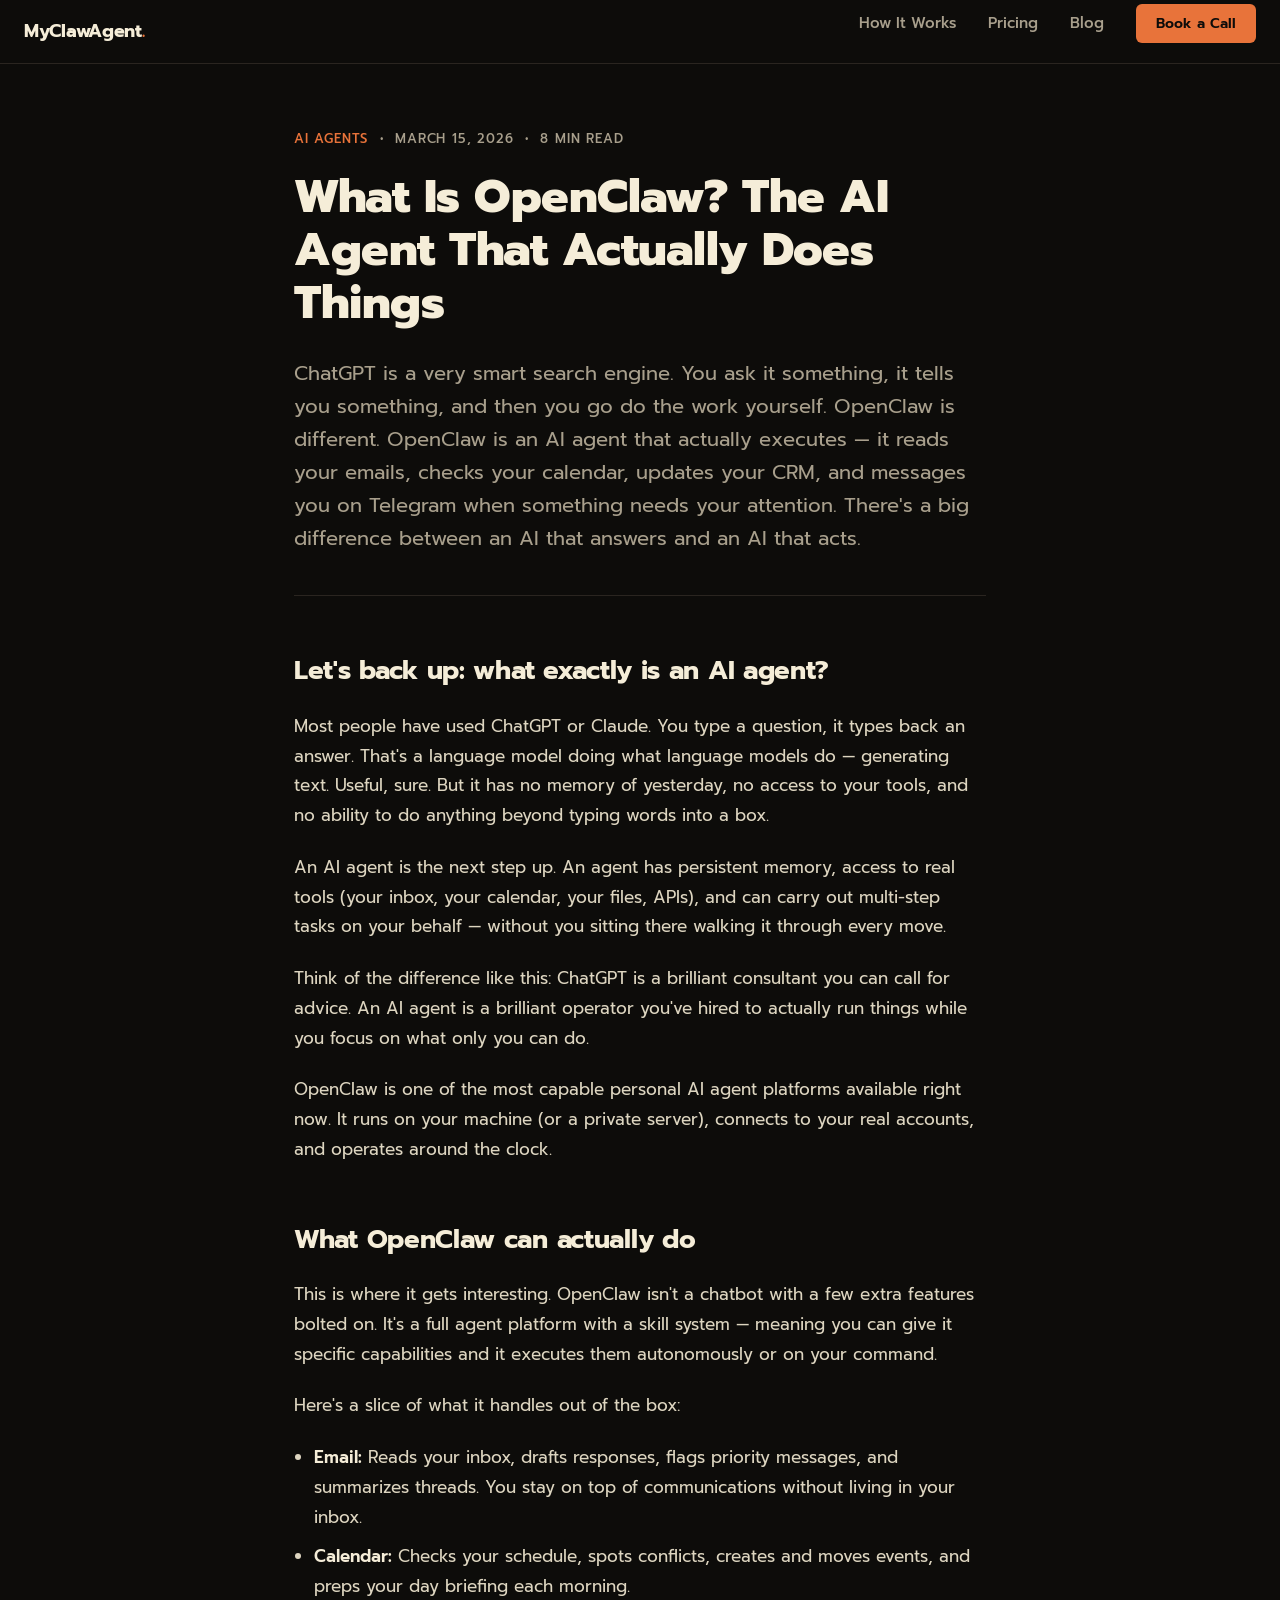
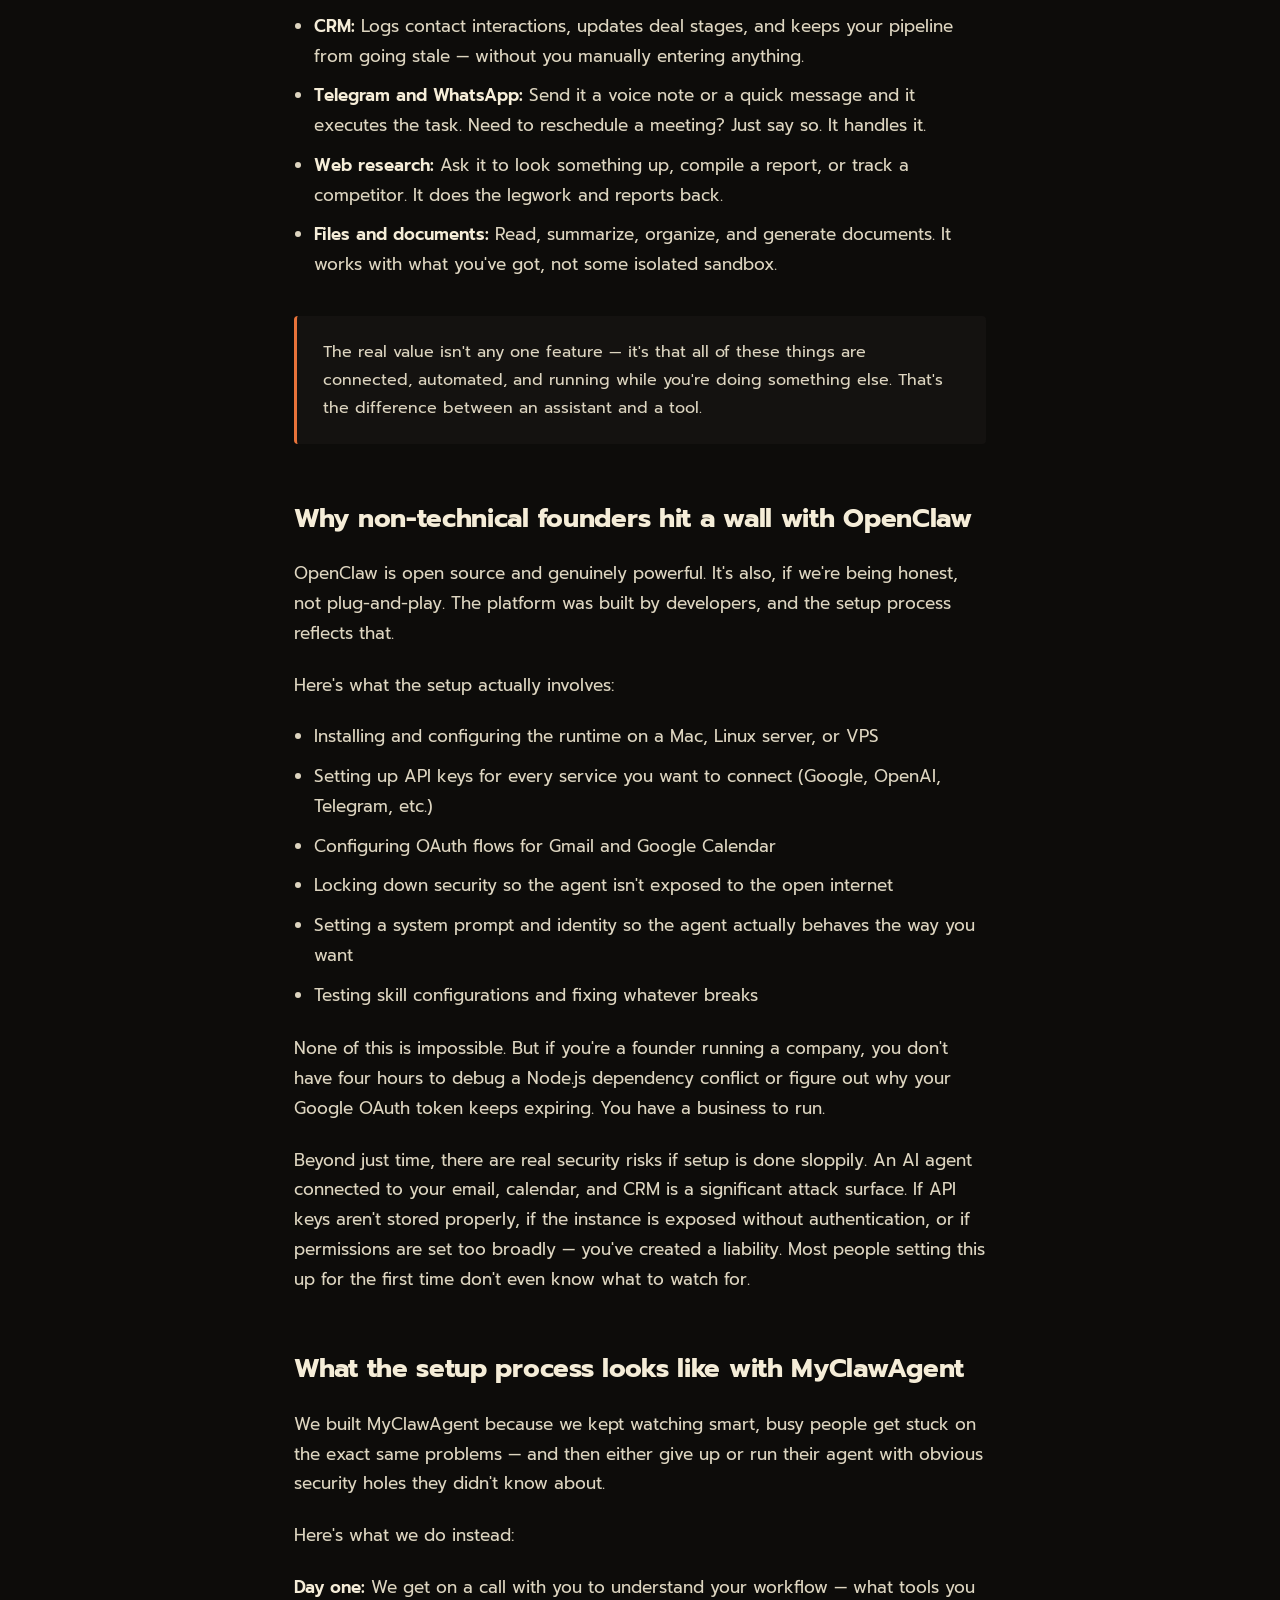
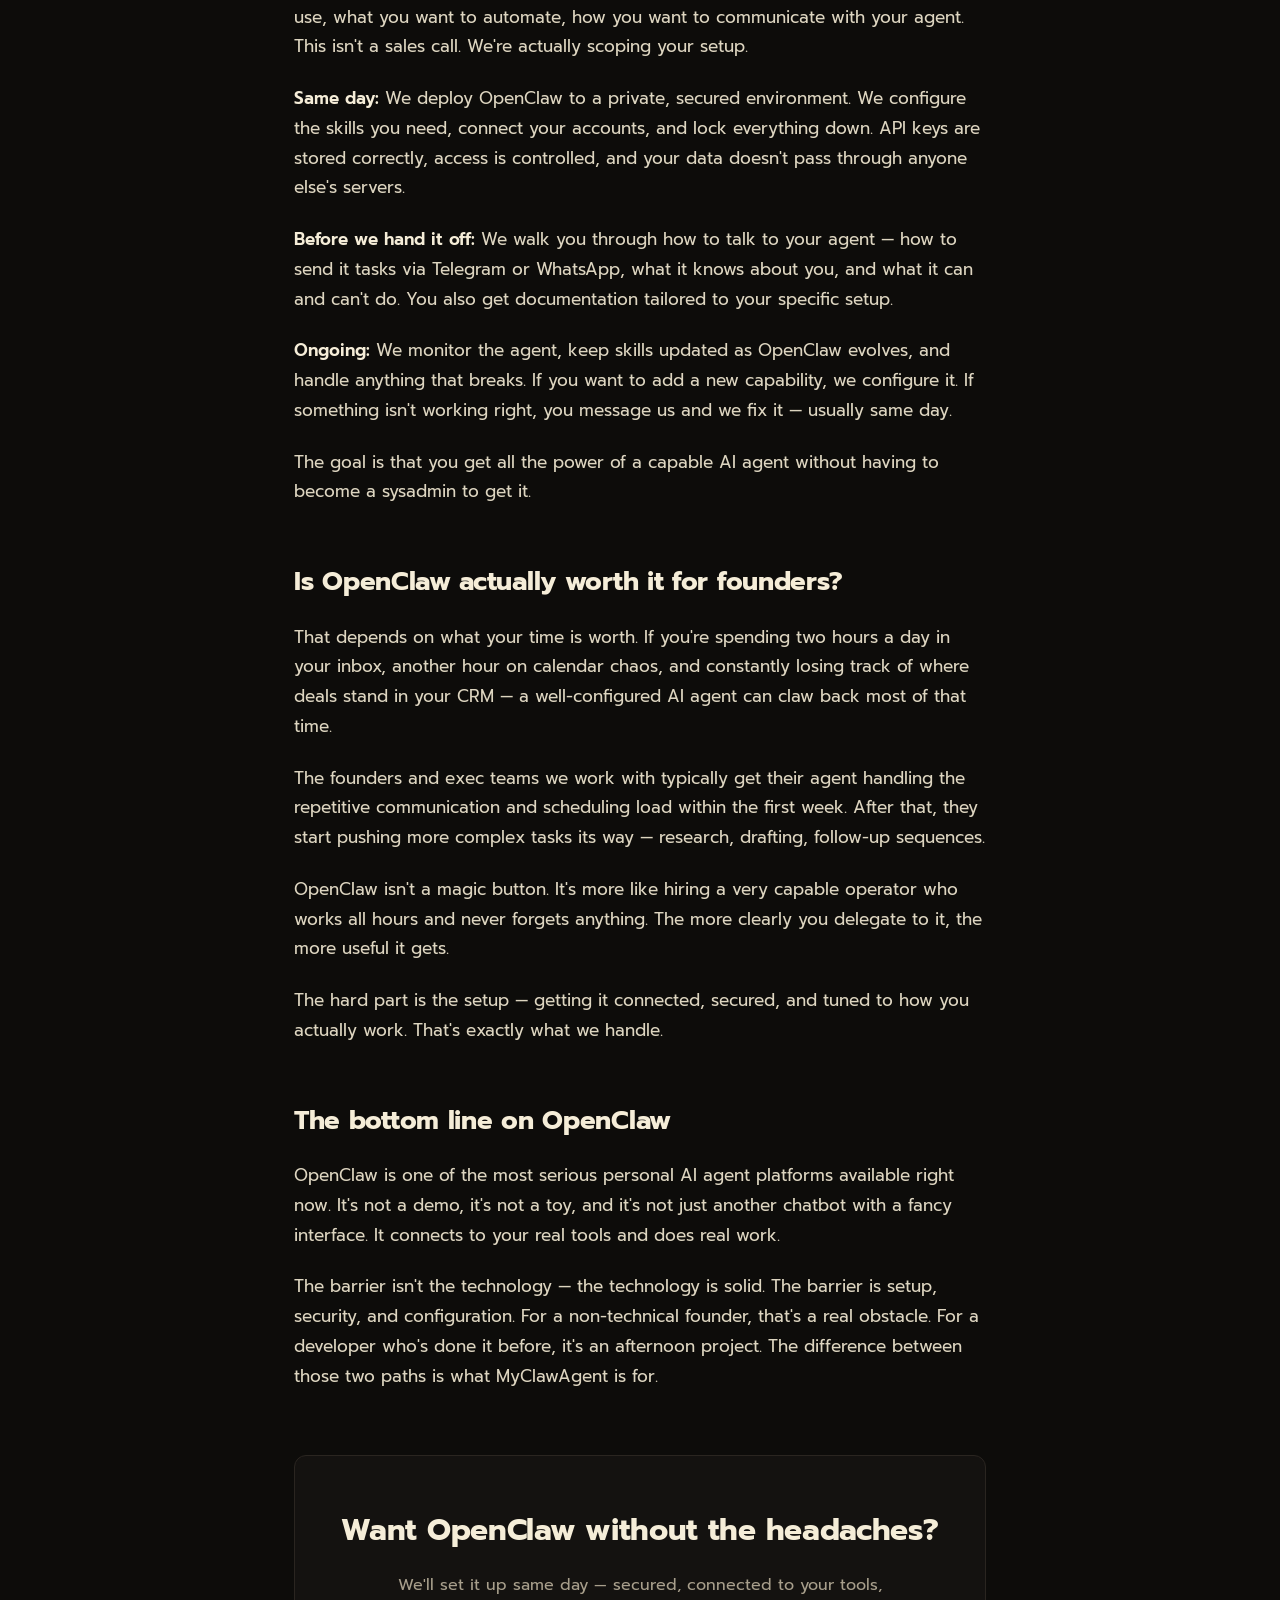
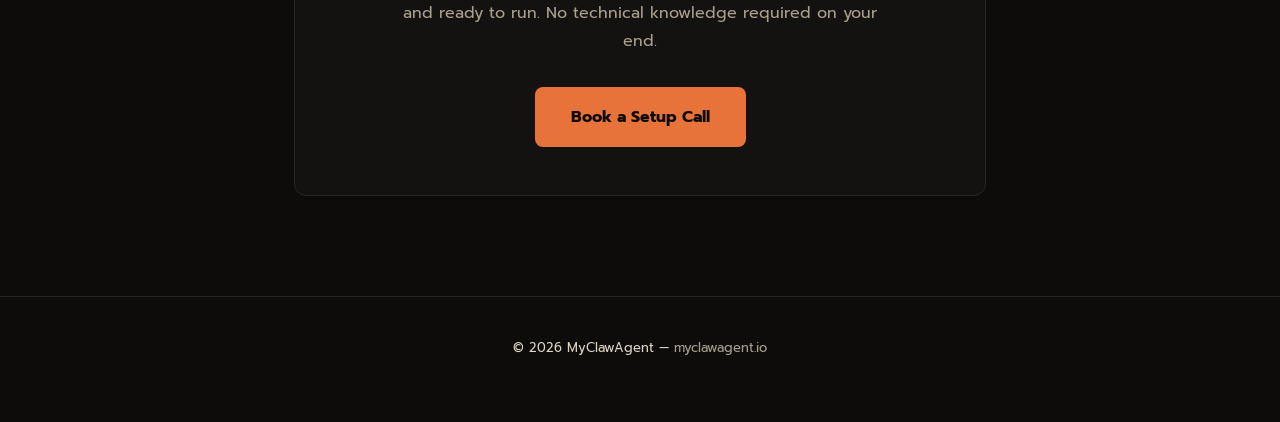
<file: blog/what-is-openclaw.html>
<!DOCTYPE html>
<html lang="en">
<head>
  <meta charset="UTF-8" />
  <meta name="viewport" content="width=device-width, initial-scale=1.0" />

  <title>What Is OpenClaw? The AI Agent That Actually Does Things | MyClawAgent</title>
  <meta name="description" content="OpenClaw is a personal AI agent that runs your business — email, calendar, CRM, messaging. Here's what it actually is and why founders are using it." />
  <link rel="canonical" href="https://myclawagent.io/blog/what-is-openclaw.html" />
  <meta name="robots" content="index, follow" />
  <meta name="keywords" content="what is OpenClaw, OpenClaw review, OpenClaw personal AI assistant, OpenClaw agent, AI agent for founders" />
  <meta name="author" content="MyClawAgent" />
  <meta name="theme-color" content="#0D0C0A" />

  <!-- Open Graph -->
  <meta property="og:type" content="article" />
  <meta property="og:url" content="https://myclawagent.io/blog/what-is-openclaw.html" />
  <meta property="og:title" content="What Is OpenClaw? The AI Agent That Actually Does Things" />
  <meta property="og:description" content="OpenClaw is a personal AI agent that runs your business — email, calendar, CRM, messaging. Here's what it actually is and why founders are using it." />
  <meta property="og:image" content="https://myclawagent.io/og-image.jpg" />
  <meta property="og:site_name" content="MyClawAgent" />
  <meta property="og:locale" content="en_US" />
  <meta property="article:published_time" content="2026-03-15" />
  <meta property="article:author" content="MyClawAgent" />

  <!-- Twitter Card -->
  <meta name="twitter:card" content="summary_large_image" />
  <meta name="twitter:site" content="@myclawagent" />
  <meta name="twitter:title" content="What Is OpenClaw? The AI Agent That Actually Does Things" />
  <meta name="twitter:description" content="OpenClaw is a personal AI agent that runs your business — email, calendar, CRM, messaging. Here's what it actually is and why founders are using it." />
  <meta name="twitter:image" content="https://myclawagent.io/og-image.jpg" />

  <!-- Favicon -->
  <link rel="icon" type="image/x-icon" href="/favicon.ico" />

  <!-- Fonts -->
  <link rel="preconnect" href="https://fonts.googleapis.com" />
  <link rel="preconnect" href="https://fonts.gstatic.com" crossorigin />
  <link href="https://fonts.googleapis.com/css2?family=Prompt:wght@400;500;600;700;800&display=swap" rel="stylesheet" />

  <!-- JSON-LD BlogPosting Schema -->
  <script type="application/ld+json">
  {
    "@context": "https://schema.org",
    "@type": "BlogPosting",
    "headline": "What Is OpenClaw? The AI Agent That Actually Does Things",
    "description": "OpenClaw is a personal AI agent that runs your business — email, calendar, CRM, messaging. Here's what it actually is and why founders are using it.",
    "image": "https://myclawagent.io/og-image.jpg",
    "url": "https://myclawagent.io/blog/what-is-openclaw.html",
    "datePublished": "2026-03-15",
    "dateModified": "2026-03-15",
    "author": {
      "@type": "Organization",
      "name": "MyClawAgent",
      "url": "https://myclawagent.io"
    },
    "publisher": {
      "@type": "Organization",
      "name": "MyClawAgent",
      "url": "https://myclawagent.io",
      "logo": {
        "@type": "ImageObject",
        "url": "https://myclawagent.io/og-image.jpg"
      }
    },
    "mainEntityOfPage": {
      "@type": "WebPage",
      "@id": "https://myclawagent.io/blog/what-is-openclaw.html"
    },
    "keywords": ["OpenClaw", "AI agent", "personal AI assistant", "OpenClaw review", "what is OpenClaw"]
  }
  </script>

  <style>
    *, *::before, *::after { box-sizing: border-box; margin: 0; padding: 0; }

    :root {
      --bg: #0D0C0A;
      --bg2: #141210;
      --accent: #E8733A;
      --accent-hover: #f08045;
      --cream: #F5EDD8;
      --muted: #a89f8c;
      --border: #2a2520;
    }

    html { scroll-behavior: smooth; }

    body {
      background: var(--bg);
      color: var(--cream);
      font-family: 'Prompt', sans-serif;
      font-size: 17px;
      line-height: 1.75;
      -webkit-font-smoothing: antialiased;
    }

    /* NAV */
    nav {
      background: var(--bg);
      border-bottom: 1px solid var(--border);
      padding: 0 24px;
      height: 64px;
      display: flex;
      align-items: center;
      justify-content: space-between;
      position: sticky;
      top: 0;
      z-index: 100;
    }

    .nav-logo {
      font-weight: 700;
      font-size: 18px;
      color: var(--cream);
      text-decoration: none;
      letter-spacing: -0.3px;
    }

    .nav-logo span { color: var(--accent); }

    .nav-links {
      display: flex;
      gap: 32px;
      list-style: none;
    }

    .nav-links a {
      color: var(--muted);
      text-decoration: none;
      font-size: 15px;
      font-weight: 500;
      transition: color 0.2s;
    }

    .nav-links a:hover { color: var(--cream); }

    .nav-cta {
      background: var(--accent);
      color: #0D0C0A !important;
      padding: 9px 20px;
      border-radius: 6px;
      font-weight: 600 !important;
      font-size: 14px !important;
      transition: background 0.2s !important;
    }

    .nav-cta:hover { background: var(--accent-hover) !important; color: #0D0C0A !important; }

    /* ARTICLE LAYOUT */
    .article-wrapper {
      max-width: 740px;
      margin: 0 auto;
      padding: 64px 24px 100px;
    }

    .article-meta {
      font-size: 13px;
      color: var(--muted);
      text-transform: uppercase;
      letter-spacing: 0.8px;
      margin-bottom: 20px;
      font-weight: 500;
    }

    .article-meta span {
      color: var(--accent);
    }

    h1 {
      font-size: clamp(28px, 5vw, 46px);
      font-weight: 800;
      line-height: 1.15;
      letter-spacing: -0.5px;
      margin-bottom: 28px;
      color: var(--cream);
    }

    .article-intro {
      font-size: 20px;
      color: var(--muted);
      line-height: 1.65;
      margin-bottom: 48px;
      padding-bottom: 40px;
      border-bottom: 1px solid var(--border);
    }

    h2 {
      font-size: 26px;
      font-weight: 700;
      color: var(--cream);
      margin: 52px 0 18px;
      letter-spacing: -0.3px;
    }

    p {
      margin-bottom: 22px;
      color: #ddd5c0;
    }

    ul, ol {
      margin: 16px 0 24px 20px;
    }

    li {
      margin-bottom: 10px;
      color: #ddd5c0;
    }

    strong {
      color: var(--cream);
      font-weight: 600;
    }

    .highlight-box {
      background: var(--bg2);
      border-left: 3px solid var(--accent);
      padding: 22px 26px;
      border-radius: 4px;
      margin: 36px 0;
      font-size: 16px;
    }

    .highlight-box p {
      margin-bottom: 0;
    }

    /* CTA BLOCK */
    .cta-block {
      background: var(--bg2);
      border: 1px solid var(--border);
      border-radius: 12px;
      padding: 48px 40px;
      text-align: center;
      margin-top: 64px;
    }

    .cta-block h2 {
      font-size: 30px;
      margin: 0 0 14px;
    }

    .cta-block p {
      font-size: 16px;
      color: var(--muted);
      max-width: 500px;
      margin: 0 auto 32px;
    }

    .cta-btn {
      display: inline-block;
      background: var(--accent);
      color: #0D0C0A;
      font-family: 'Prompt', sans-serif;
      font-weight: 700;
      font-size: 16px;
      padding: 16px 36px;
      border-radius: 8px;
      text-decoration: none;
      transition: background 0.2s, transform 0.15s;
    }

    .cta-btn:hover {
      background: var(--accent-hover);
      transform: translateY(-1px);
    }

    /* FOOTER */
    footer {
      border-top: 1px solid var(--border);
      padding: 40px 24px;
      text-align: center;
      font-size: 13px;
      color: var(--muted);
    }

    footer a {
      color: var(--muted);
      text-decoration: none;
    }

    footer a:hover { color: var(--cream); }

    @media (max-width: 600px) {
      nav { padding: 0 16px; }
      .nav-links { display: none; }
      .article-wrapper { padding: 40px 18px 80px; }
      .cta-block { padding: 36px 24px; }
    }
  </style>
</head>
<body>

  <!-- NAV -->
  <nav>
    <a href="https://myclawagent.io" class="nav-logo">MyClawAgent<span>.</span></a>
    <ul class="nav-links">
      <li><a href="https://myclawagent.io/#how-it-works">How It Works</a></li>
      <li><a href="https://myclawagent.io/#pricing">Pricing</a></li>
      <li><a href="https://myclawagent.io/blog/">Blog</a></li>
      <li><a href="https://myclawagent.io/#book" class="nav-cta">Book a Call</a></li>
    </ul>
  </nav>

  <!-- ARTICLE -->
  <article class="article-wrapper">

    <p class="article-meta">
      <span>AI Agents</span> &nbsp;&bull;&nbsp; March 15, 2026 &nbsp;&bull;&nbsp; 8 min read
    </p>

    <h1>What Is OpenClaw? The AI Agent That Actually Does Things</h1>

    <p class="article-intro">
      ChatGPT is a very smart search engine. You ask it something, it tells you something, and then you go do the work yourself. OpenClaw is different. OpenClaw is an AI agent that actually executes — it reads your emails, checks your calendar, updates your CRM, and messages you on Telegram when something needs your attention. There's a big difference between an AI that answers and an AI that acts.
    </p>

    <h2>Let's back up: what exactly is an AI agent?</h2>

    <p>
      Most people have used ChatGPT or Claude. You type a question, it types back an answer. That's a language model doing what language models do — generating text. Useful, sure. But it has no memory of yesterday, no access to your tools, and no ability to do anything beyond typing words into a box.
    </p>

    <p>
      An AI agent is the next step up. An agent has persistent memory, access to real tools (your inbox, your calendar, your files, APIs), and can carry out multi-step tasks on your behalf — without you sitting there walking it through every move.
    </p>

    <p>
      Think of the difference like this: ChatGPT is a brilliant consultant you can call for advice. An AI agent is a brilliant operator you've hired to actually run things while you focus on what only you can do.
    </p>

    <p>
      OpenClaw is one of the most capable personal AI agent platforms available right now. It runs on your machine (or a private server), connects to your real accounts, and operates around the clock.
    </p>

    <h2>What OpenClaw can actually do</h2>

    <p>
      This is where it gets interesting. OpenClaw isn't a chatbot with a few extra features bolted on. It's a full agent platform with a skill system — meaning you can give it specific capabilities and it executes them autonomously or on your command.
    </p>

    <p>Here's a slice of what it handles out of the box:</p>

    <ul>
      <li><strong>Email:</strong> Reads your inbox, drafts responses, flags priority messages, and summarizes threads. You stay on top of communications without living in your inbox.</li>
      <li><strong>Calendar:</strong> Checks your schedule, spots conflicts, creates and moves events, and preps your day briefing each morning.</li>
      <li><strong>CRM:</strong> Logs contact interactions, updates deal stages, and keeps your pipeline from going stale — without you manually entering anything.</li>
      <li><strong>Telegram and WhatsApp:</strong> Send it a voice note or a quick message and it executes the task. Need to reschedule a meeting? Just say so. It handles it.</li>
      <li><strong>Web research:</strong> Ask it to look something up, compile a report, or track a competitor. It does the legwork and reports back.</li>
      <li><strong>Files and documents:</strong> Read, summarize, organize, and generate documents. It works with what you've got, not some isolated sandbox.</li>
    </ul>

    <div class="highlight-box">
      <p>The real value isn't any one feature — it's that all of these things are connected, automated, and running while you're doing something else. That's the difference between an assistant and a tool.</p>
    </div>

    <h2>Why non-technical founders hit a wall with OpenClaw</h2>

    <p>
      OpenClaw is open source and genuinely powerful. It's also, if we're being honest, not plug-and-play. The platform was built by developers, and the setup process reflects that.
    </p>

    <p>
      Here's what the setup actually involves:
    </p>

    <ul>
      <li>Installing and configuring the runtime on a Mac, Linux server, or VPS</li>
      <li>Setting up API keys for every service you want to connect (Google, OpenAI, Telegram, etc.)</li>
      <li>Configuring OAuth flows for Gmail and Google Calendar</li>
      <li>Locking down security so the agent isn't exposed to the open internet</li>
      <li>Setting a system prompt and identity so the agent actually behaves the way you want</li>
      <li>Testing skill configurations and fixing whatever breaks</li>
    </ul>

    <p>
      None of this is impossible. But if you're a founder running a company, you don't have four hours to debug a Node.js dependency conflict or figure out why your Google OAuth token keeps expiring. You have a business to run.
    </p>

    <p>
      Beyond just time, there are real security risks if setup is done sloppily. An AI agent connected to your email, calendar, and CRM is a significant attack surface. If API keys aren't stored properly, if the instance is exposed without authentication, or if permissions are set too broadly — you've created a liability. Most people setting this up for the first time don't even know what to watch for.
    </p>

    <h2>What the setup process looks like with MyClawAgent</h2>

    <p>
      We built MyClawAgent because we kept watching smart, busy people get stuck on the exact same problems — and then either give up or run their agent with obvious security holes they didn't know about.
    </p>

    <p>
      Here's what we do instead:
    </p>

    <p>
      <strong>Day one:</strong> We get on a call with you to understand your workflow — what tools you use, what you want to automate, how you want to communicate with your agent. This isn't a sales call. We're actually scoping your setup.
    </p>

    <p>
      <strong>Same day:</strong> We deploy OpenClaw to a private, secured environment. We configure the skills you need, connect your accounts, and lock everything down. API keys are stored correctly, access is controlled, and your data doesn't pass through anyone else's servers.
    </p>

    <p>
      <strong>Before we hand it off:</strong> We walk you through how to talk to your agent — how to send it tasks via Telegram or WhatsApp, what it knows about you, and what it can and can't do. You also get documentation tailored to your specific setup.
    </p>

    <p>
      <strong>Ongoing:</strong> We monitor the agent, keep skills updated as OpenClaw evolves, and handle anything that breaks. If you want to add a new capability, we configure it. If something isn't working right, you message us and we fix it — usually same day.
    </p>

    <p>
      The goal is that you get all the power of a capable AI agent without having to become a sysadmin to get it.
    </p>

    <h2>Is OpenClaw actually worth it for founders?</h2>

    <p>
      That depends on what your time is worth. If you're spending two hours a day in your inbox, another hour on calendar chaos, and constantly losing track of where deals stand in your CRM — a well-configured AI agent can claw back most of that time.
    </p>

    <p>
      The founders and exec teams we work with typically get their agent handling the repetitive communication and scheduling load within the first week. After that, they start pushing more complex tasks its way — research, drafting, follow-up sequences.
    </p>

    <p>
      OpenClaw isn't a magic button. It's more like hiring a very capable operator who works all hours and never forgets anything. The more clearly you delegate to it, the more useful it gets.
    </p>

    <p>
      The hard part is the setup — getting it connected, secured, and tuned to how you actually work. That's exactly what we handle.
    </p>

    <h2>The bottom line on OpenClaw</h2>

    <p>
      OpenClaw is one of the most serious personal AI agent platforms available right now. It's not a demo, it's not a toy, and it's not just another chatbot with a fancy interface. It connects to your real tools and does real work.
    </p>

    <p>
      The barrier isn't the technology — the technology is solid. The barrier is setup, security, and configuration. For a non-technical founder, that's a real obstacle. For a developer who's done it before, it's an afternoon project. The difference between those two paths is what MyClawAgent is for.
    </p>

    <!-- CTA BLOCK -->
    <div class="cta-block">
      <h2>Want OpenClaw without the headaches?</h2>
      <p>We'll set it up same day — secured, connected to your tools, and ready to run. No technical knowledge required on your end.</p>
      <a href="https://myclawagent.io/#book" class="cta-btn">Book a Setup Call</a>
    </div>

  </article>

  <!-- FOOTER -->
  <footer>
    <p>&copy; 2026 MyClawAgent &mdash; <a href="https://myclawagent.io">myclawagent.io</a></p>
  </footer>

</body>
</html>
</file>
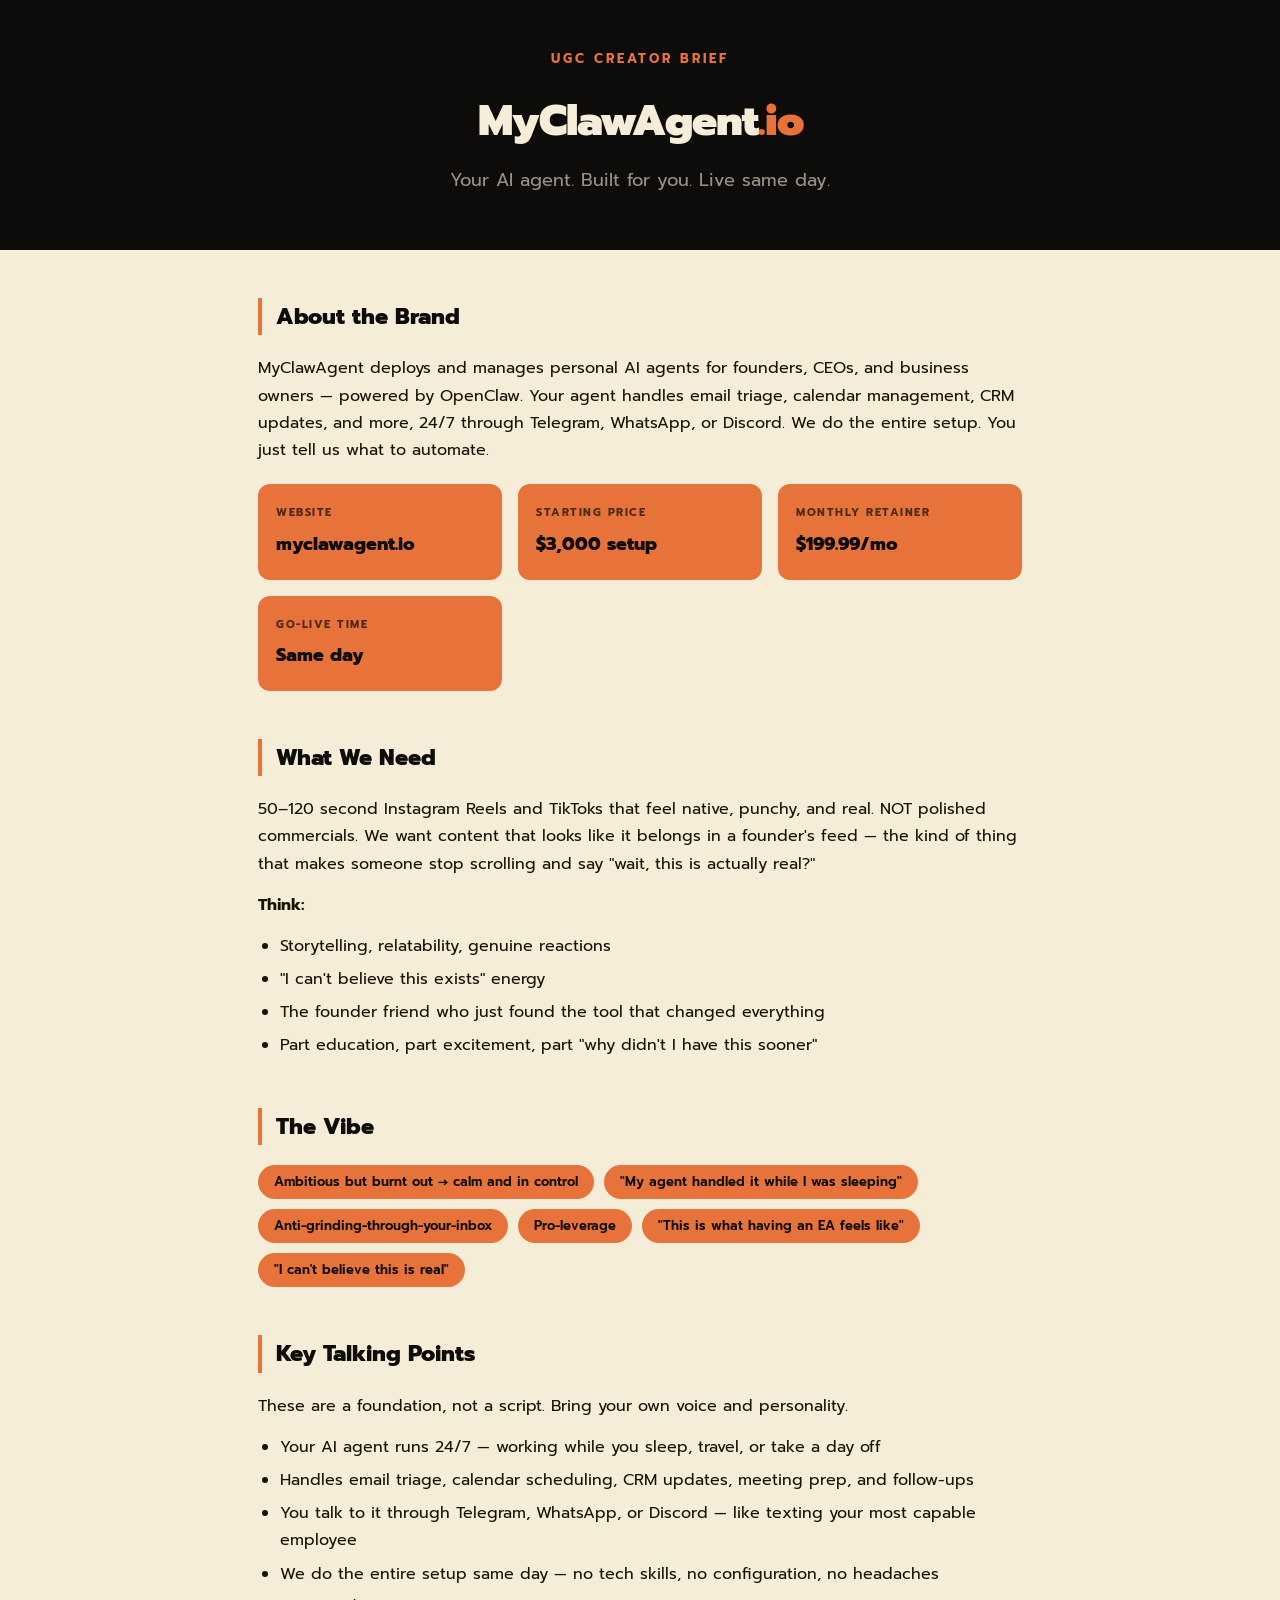
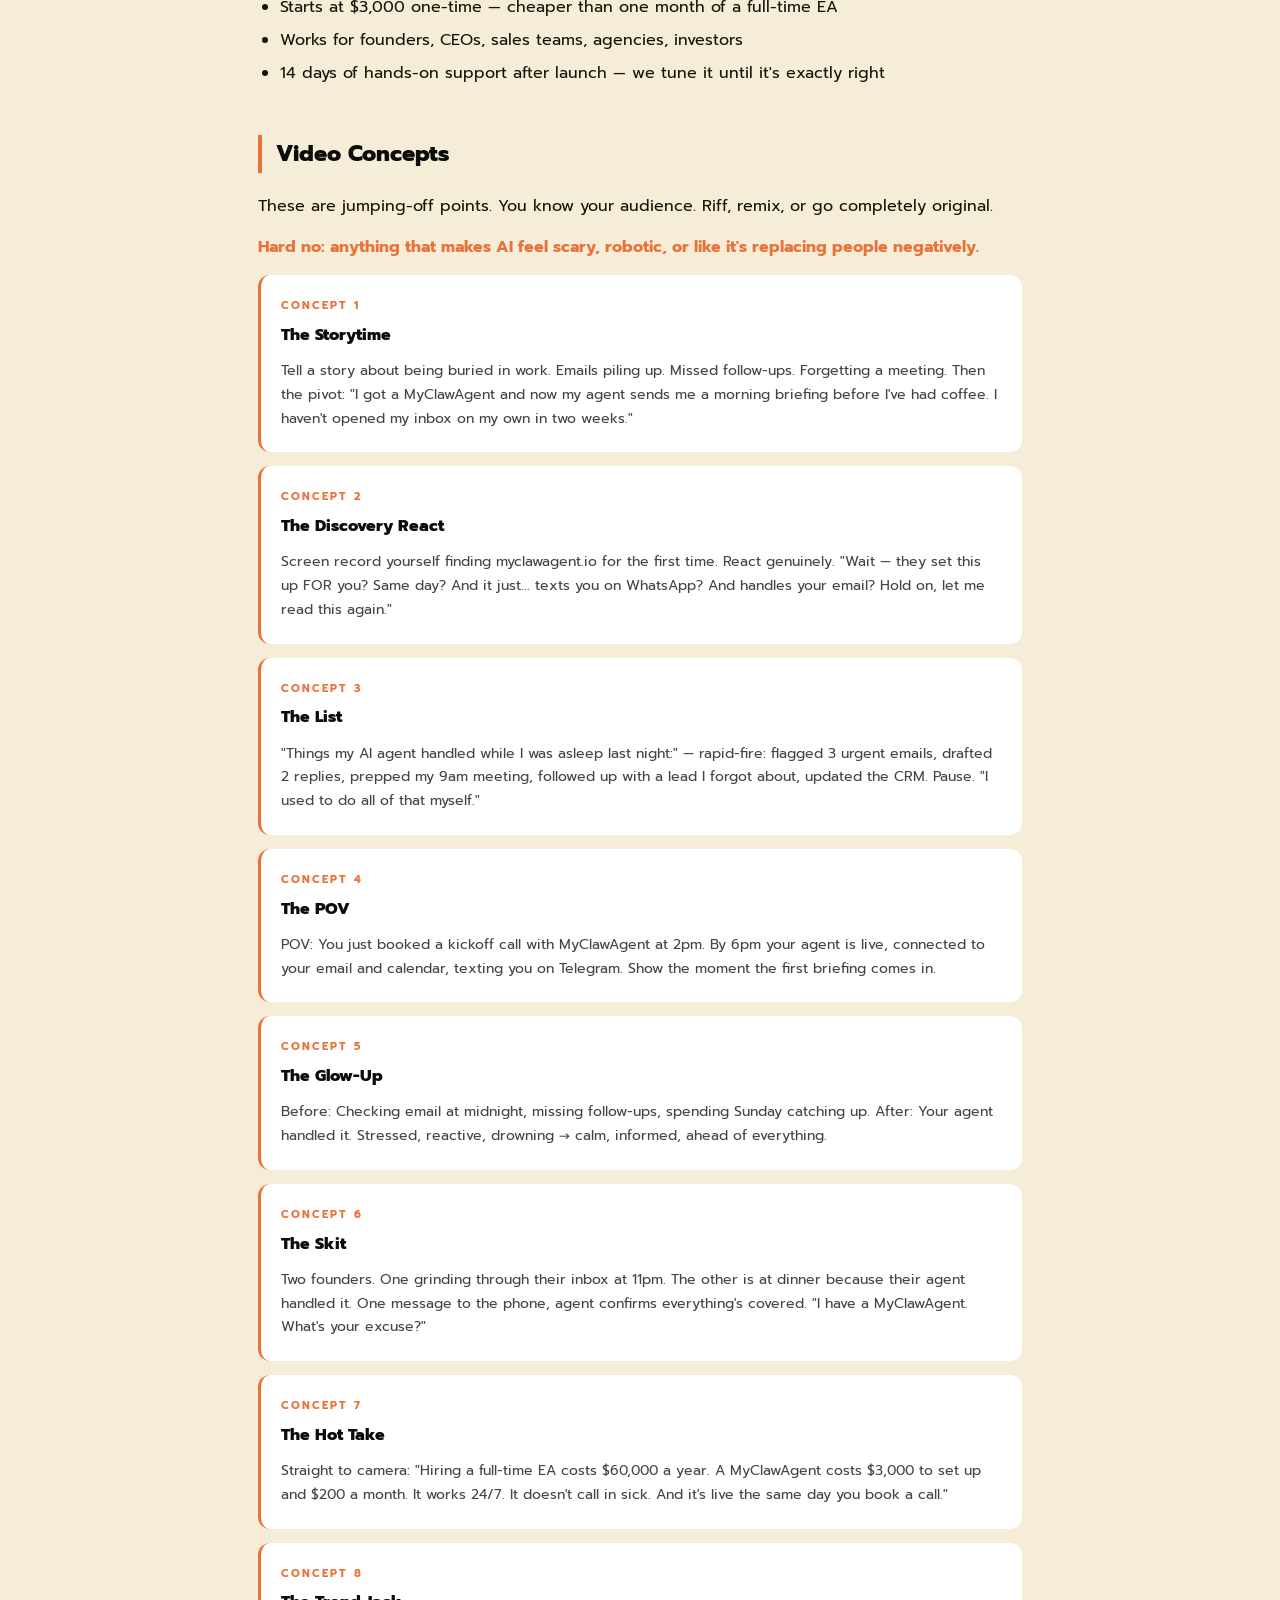
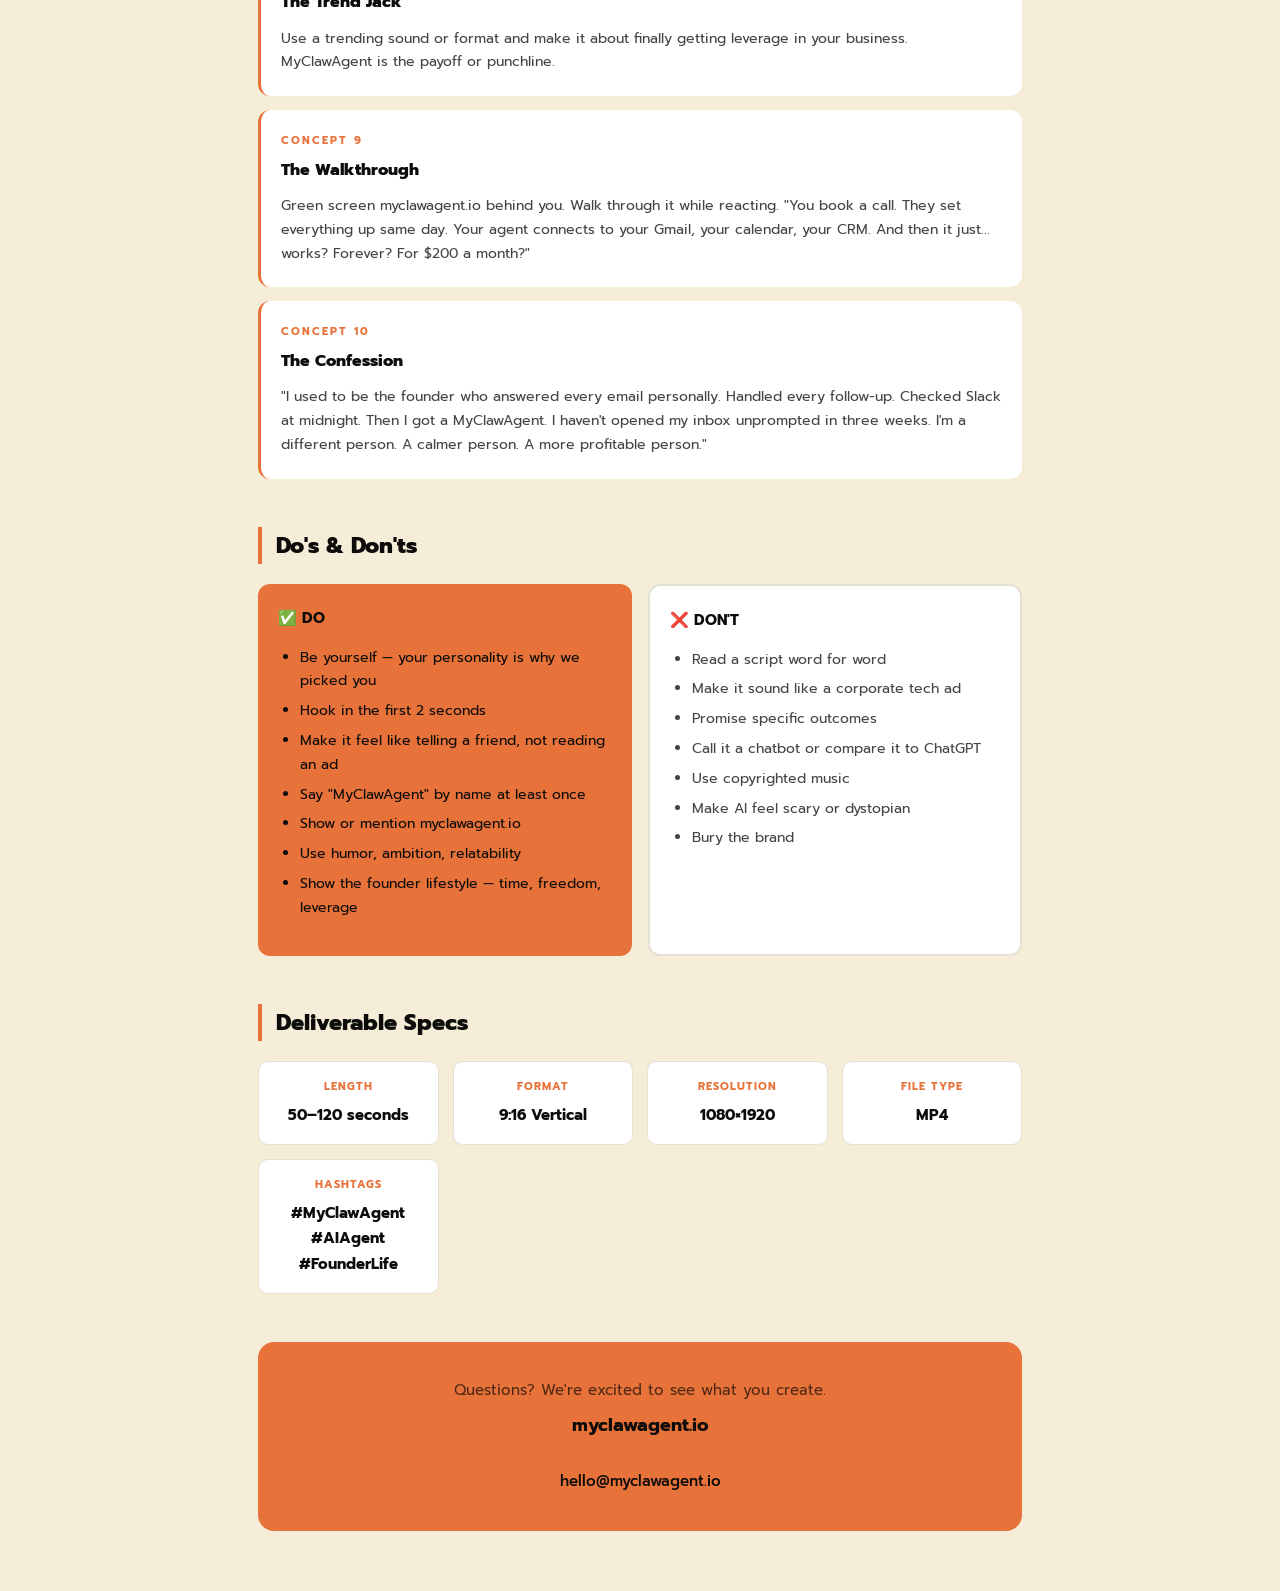
<file: marketing/ugc-creator-brief.html>
<!DOCTYPE html>
<html lang="en">
<head>
  <meta charset="UTF-8"/>
  <meta name="viewport" content="width=device-width, initial-scale=1.0"/>
  <title>MyClawAgent — UGC Creator Brief</title>
  <link href="https://fonts.googleapis.com/css2?family=Prompt:wght@400;500;600;700;800&display=swap" rel="stylesheet"/>
  <style>
    *, *::before, *::after { box-sizing: border-box; margin: 0; padding: 0; }
    body {
      font-family: 'Prompt', Arial, sans-serif;
      background: #F5EDD8;
      color: #0D0C0A;
      font-size: 16px;
      line-height: 1.7;
      padding: 0 0 60px;
    }
    .header {
      background: #0D0C0A;
      color: #F5EDD8;
      padding: 48px 0 40px;
      text-align: center;
    }
    .header .logo { font-size: 13px; font-weight: 700; letter-spacing: 3px; color: #E8733A; text-transform: uppercase; margin-bottom: 16px; }
    .header h1 { font-size: 42px; font-weight: 900; color: #F5EDD8; letter-spacing: -1px; margin-bottom: 8px; }
    .header h1 span { color: #E8733A; }
    .header .tagline { font-size: 18px; color: rgba(245,237,216,0.6); font-weight: 400; }
    .container { max-width: 820px; margin: 0 auto; padding: 0 28px; }
    .section { margin-top: 48px; }
    h2 {
      font-size: 22px; font-weight: 800; color: #0D0C0A;
      border-left: 4px solid #E8733A;
      padding-left: 14px;
      margin-bottom: 20px;
    }
    h3 { font-size: 16px; font-weight: 700; color: #E8733A; margin: 24px 0 8px; }
    p { margin-bottom: 14px; color: #1A1208; }
    ul, ol { padding-left: 22px; margin-bottom: 14px; }
    li { margin-bottom: 6px; color: #1A1208; }
    .stats-grid {
      display: grid;
      grid-template-columns: repeat(auto-fit, minmax(180px, 1fr));
      gap: 16px;
      margin: 20px 0;
    }
    .stat-card {
      background: #E8733A;
      color: #0D0C0A;
      border-radius: 12px;
      padding: 20px 18px;
    }
    .stat-card .label { font-size: 11px; font-weight: 700; letter-spacing: 1.5px; text-transform: uppercase; color: #0D0C0A; margin-bottom: 6px; opacity: 0.7; }
    .stat-card .value { font-size: 18px; font-weight: 800; color: #0D0C0A; }
    .concept {
      background: white;
      border-radius: 12px;
      padding: 22px 20px;
      margin-bottom: 14px;
      border-left: 3px solid #E8733A;
    }
    .concept .num { font-size: 11px; font-weight: 700; letter-spacing: 2px; color: #E8733A; text-transform: uppercase; margin-bottom: 6px; }
    .concept h3 { font-size: 16px; font-weight: 800; color: #0D0C0A; margin: 0 0 10px; }
    .concept p { margin: 0; font-size: 14px; color: #444; }
    .dos-donts {
      display: grid;
      grid-template-columns: 1fr 1fr;
      gap: 16px;
      margin: 20px 0;
    }
    .dos, .donts {
      border-radius: 12px;
      padding: 22px 20px;
    }
    .dos { background: #E8733A; }
    .dos h3 { color: #0D0C0A; font-size: 15px; margin: 0 0 14px; }
    .dos li { color: #0D0C0A; font-size: 14px; }
    .donts { background: white; border: 2px solid #e5e0d5; }
    .donts h3 { color: #0D0C0A; font-size: 15px; margin: 0 0 14px; }
    .donts li { color: #444; font-size: 14px; }
    .specs-grid {
      display: grid;
      grid-template-columns: repeat(auto-fit, minmax(160px, 1fr));
      gap: 14px;
      margin: 20px 0;
    }
    .spec-card {
      background: white;
      border-radius: 10px;
      padding: 16px;
      text-align: center;
      border: 1px solid #e5e0d5;
    }
    .spec-card .spec-label { font-size: 11px; font-weight: 700; letter-spacing: 1px; color: #E8733A; text-transform: uppercase; margin-bottom: 6px; }
    .spec-card .spec-val { font-size: 15px; font-weight: 700; color: #0D0C0A; }
    .cta-block {
      background: #E8733A;
      border-radius: 16px;
      padding: 36px 32px;
      text-align: center;
      margin-top: 48px;
    }
    .cta-block p { color: rgba(0,0,0,0.65); margin-bottom: 6px; font-size: 15px; }
    .cta-block a { color: #0D0C0A; text-decoration: none; font-weight: 700; font-size: 18px; }
    .vibe-list { display: flex; flex-wrap: wrap; gap: 10px; margin: 16px 0; }
    .vibe-tag {
      background: #E8733A;
      color: #0D0C0A;
      border-radius: 20px;
      padding: 6px 16px;
      font-size: 13px;
      font-weight: 600;
    }
    @media (max-width: 600px) {
      .dos-donts { grid-template-columns: 1fr; }
      .header h1 { font-size: 28px; }
    }
  </style>
</head>
<body>

<div class="header">
  <div class="container">
    <div class="logo">UGC Creator Brief</div>
    <h1>MyClawAgent<span>.io</span></h1>
    <p class="tagline">Your AI agent. Built for you. Live same day.</p>
  </div>
</div>

<div class="container">

  <div class="section">
    <h2>About the Brand</h2>
    <p>MyClawAgent deploys and manages personal AI agents for founders, CEOs, and business owners — powered by OpenClaw. Your agent handles email triage, calendar management, CRM updates, and more, 24/7 through Telegram, WhatsApp, or Discord. We do the entire setup. You just tell us what to automate.</p>
    <div class="stats-grid">
      <div class="stat-card"><div class="label">Website</div><div class="value">myclawagent.io</div></div>
      <div class="stat-card"><div class="label">Starting Price</div><div class="value">$3,000 setup</div></div>
      <div class="stat-card"><div class="label">Monthly Retainer</div><div class="value">$199.99/mo</div></div>
      <div class="stat-card"><div class="label">Go-Live Time</div><div class="value">Same day</div></div>
    </div>
  </div>

  <div class="section">
    <h2>What We Need</h2>
    <p>50–120 second Instagram Reels and TikToks that feel native, punchy, and real. NOT polished commercials. We want content that looks like it belongs in a founder's feed — the kind of thing that makes someone stop scrolling and say "wait, this is actually real?"</p>
    <p><strong>Think:</strong></p>
    <ul>
      <li>Storytelling, relatability, genuine reactions</li>
      <li>"I can't believe this exists" energy</li>
      <li>The founder friend who just found the tool that changed everything</li>
      <li>Part education, part excitement, part "why didn't I have this sooner"</li>
    </ul>
  </div>

  <div class="section">
    <h2>The Vibe</h2>
    <div class="vibe-list">
      <span class="vibe-tag">Ambitious but burnt out → calm and in control</span>
      <span class="vibe-tag">"My agent handled it while I was sleeping"</span>
      <span class="vibe-tag">Anti-grinding-through-your-inbox</span>
      <span class="vibe-tag">Pro-leverage</span>
      <span class="vibe-tag">"This is what having an EA feels like"</span>
      <span class="vibe-tag">"I can't believe this is real"</span>
    </div>
  </div>

  <div class="section">
    <h2>Key Talking Points</h2>
    <p>These are a foundation, not a script. Bring your own voice and personality.</p>
    <ul>
      <li>Your AI agent runs 24/7 — working while you sleep, travel, or take a day off</li>
      <li>Handles email triage, calendar scheduling, CRM updates, meeting prep, and follow-ups</li>
      <li>You talk to it through Telegram, WhatsApp, or Discord — like texting your most capable employee</li>
      <li>We do the entire setup same day — no tech skills, no configuration, no headaches</li>
      <li>Starts at $3,000 one-time — cheaper than one month of a full-time EA</li>
      <li>Works for founders, CEOs, sales teams, agencies, investors</li>
      <li>14 days of hands-on support after launch — we tune it until it's exactly right</li>
    </ul>
  </div>

  <div class="section">
    <h2>Video Concepts</h2>
    <p>These are jumping-off points. You know your audience. Riff, remix, or go completely original.</p>
    <p style="color:#E8733A; font-weight:700;">Hard no: anything that makes AI feel scary, robotic, or like it's replacing people negatively.</p>

    <div class="concept"><div class="num">Concept 1</div><h3>The Storytime</h3><p>Tell a story about being buried in work. Emails piling up. Missed follow-ups. Forgetting a meeting. Then the pivot: "I got a MyClawAgent and now my agent sends me a morning briefing before I've had coffee. I haven't opened my inbox on my own in two weeks."</p></div>

    <div class="concept"><div class="num">Concept 2</div><h3>The Discovery React</h3><p>Screen record yourself finding myclawagent.io for the first time. React genuinely. "Wait — they set this up FOR you? Same day? And it just... texts you on WhatsApp? And handles your email? Hold on, let me read this again."</p></div>

    <div class="concept"><div class="num">Concept 3</div><h3>The List</h3><p>"Things my AI agent handled while I was asleep last night:" — rapid-fire: flagged 3 urgent emails, drafted 2 replies, prepped my 9am meeting, followed up with a lead I forgot about, updated the CRM. Pause. "I used to do all of that myself."</p></div>

    <div class="concept"><div class="num">Concept 4</div><h3>The POV</h3><p>POV: You just booked a kickoff call with MyClawAgent at 2pm. By 6pm your agent is live, connected to your email and calendar, texting you on Telegram. Show the moment the first briefing comes in.</p></div>

    <div class="concept"><div class="num">Concept 5</div><h3>The Glow-Up</h3><p>Before: Checking email at midnight, missing follow-ups, spending Sunday catching up. After: Your agent handled it. Stressed, reactive, drowning → calm, informed, ahead of everything.</p></div>

    <div class="concept"><div class="num">Concept 6</div><h3>The Skit</h3><p>Two founders. One grinding through their inbox at 11pm. The other is at dinner because their agent handled it. One message to the phone, agent confirms everything's covered. "I have a MyClawAgent. What's your excuse?"</p></div>

    <div class="concept"><div class="num">Concept 7</div><h3>The Hot Take</h3><p>Straight to camera: "Hiring a full-time EA costs $60,000 a year. A MyClawAgent costs $3,000 to set up and $200 a month. It works 24/7. It doesn't call in sick. And it's live the same day you book a call."</p></div>

    <div class="concept"><div class="num">Concept 8</div><h3>The Trend Jack</h3><p>Use a trending sound or format and make it about finally getting leverage in your business. MyClawAgent is the payoff or punchline.</p></div>

    <div class="concept"><div class="num">Concept 9</div><h3>The Walkthrough</h3><p>Green screen myclawagent.io behind you. Walk through it while reacting. "You book a call. They set everything up same day. Your agent connects to your Gmail, your calendar, your CRM. And then it just... works? Forever? For $200 a month?"</p></div>

    <div class="concept"><div class="num">Concept 10</div><h3>The Confession</h3><p>"I used to be the founder who answered every email personally. Handled every follow-up. Checked Slack at midnight. Then I got a MyClawAgent. I haven't opened my inbox unprompted in three weeks. I'm a different person. A calmer person. A more profitable person."</p></div>
  </div>

  <div class="section">
    <h2>Do's &amp; Don'ts</h2>
    <div class="dos-donts">
      <div class="dos">
        <h3>✅ DO</h3>
        <ul>
          <li>Be yourself — your personality is why we picked you</li>
          <li>Hook in the first 2 seconds</li>
          <li>Make it feel like telling a friend, not reading an ad</li>
          <li>Say "MyClawAgent" by name at least once</li>
          <li>Show or mention myclawagent.io</li>
          <li>Use humor, ambition, relatability</li>
          <li>Show the founder lifestyle — time, freedom, leverage</li>
        </ul>
      </div>
      <div class="donts">
        <h3>❌ DON'T</h3>
        <ul>
          <li>Read a script word for word</li>
          <li>Make it sound like a corporate tech ad</li>
          <li>Promise specific outcomes</li>
          <li>Call it a chatbot or compare it to ChatGPT</li>
          <li>Use copyrighted music</li>
          <li>Make AI feel scary or dystopian</li>
          <li>Bury the brand</li>
        </ul>
      </div>
    </div>
  </div>

  <div class="section">
    <h2>Deliverable Specs</h2>
    <div class="specs-grid">
      <div class="spec-card"><div class="spec-label">Length</div><div class="spec-val">50–120 seconds</div></div>
      <div class="spec-card"><div class="spec-label">Format</div><div class="spec-val">9:16 Vertical</div></div>
      <div class="spec-card"><div class="spec-label">Resolution</div><div class="spec-val">1080×1920</div></div>
      <div class="spec-card"><div class="spec-label">File Type</div><div class="spec-val">MP4</div></div>
      <div class="spec-card"><div class="spec-label">Hashtags</div><div class="spec-val">#MyClawAgent #AIAgent #FounderLife</div></div>
    </div>
  </div>

  <div class="cta-block">
    <p>Questions? We're excited to see what you create.</p>
    <a href="https://myclawagent.io">myclawagent.io</a><br><br>
    <a href="mailto:hello@myclawagent.io" style="font-size:15px; font-weight:500;">hello@myclawagent.io</a>
  </div>

</div>
</body>
</html>
</file>
